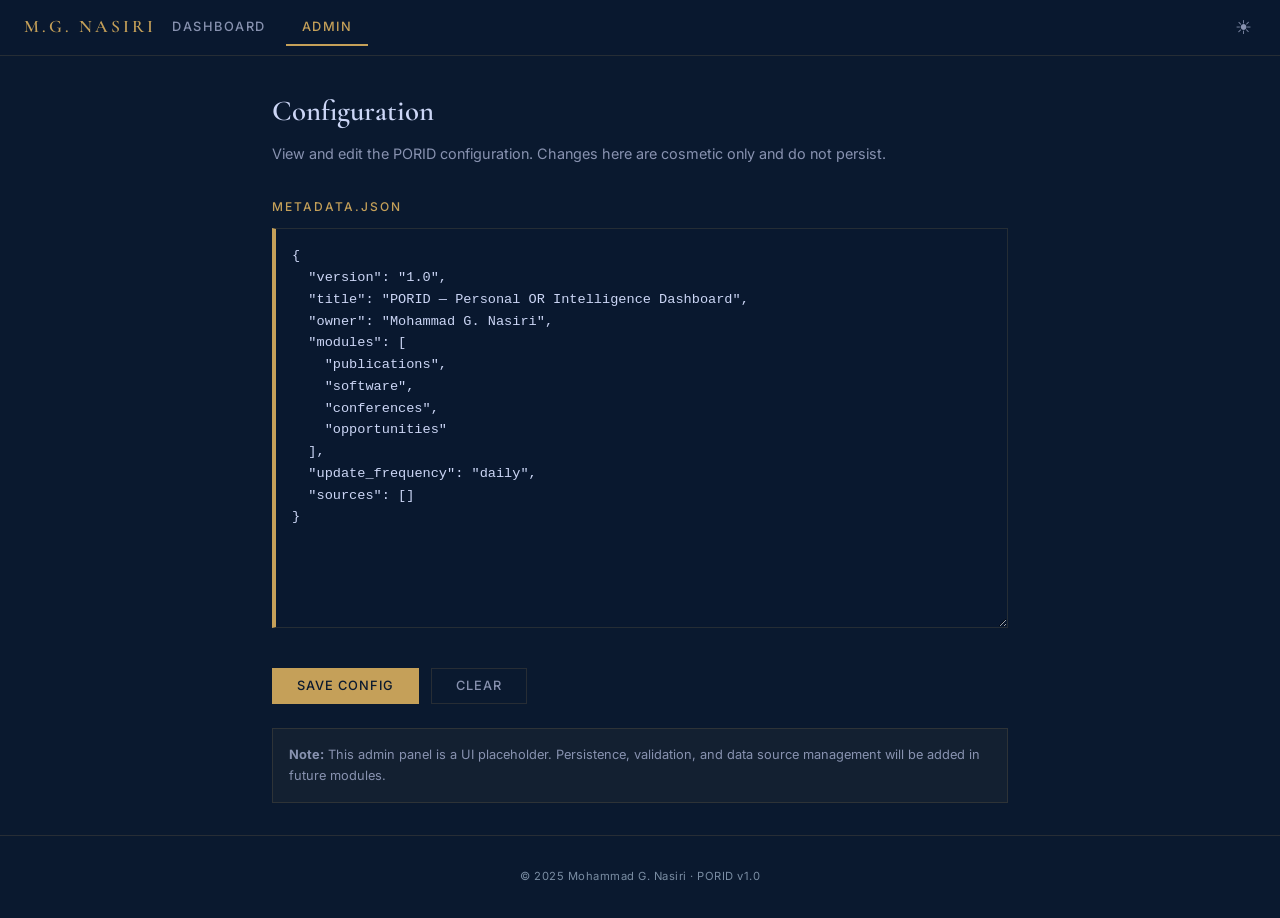
<file: src/admin.html>
<!DOCTYPE html>
<html lang="en" data-theme="dark">
<head>
  <meta charset="UTF-8">
  <meta name="viewport" content="width=device-width, initial-scale=1.0">
  <title>PORID Admin — Configuration</title>

  <!-- Google Fonts -->
  <link rel="preconnect" href="https://fonts.googleapis.com">
  <link rel="preconnect" href="https://fonts.gstatic.com" crossorigin>
  <link href="https://fonts.googleapis.com/css2?family=Cormorant+Garamond:wght@400;600&family=Inter:wght@400;500;600&display=swap" rel="stylesheet">

  <!-- Styles -->
  <link rel="stylesheet" href="css/style.css">
  <style>
    .admin-layout {
      max-width: 800px;
      margin: 0 auto;
      padding: 2rem;
    }

    .admin-header {
      margin-bottom: 2rem;
    }

    .admin-header h1 {
      font-family: var(--font-title);
      font-size: 1.8rem;
      font-weight: 600;
      color: var(--color-text);
      margin-bottom: 0.5rem;
    }

    .admin-header p {
      font-size: 0.9rem;
      color: var(--color-muted);
    }

    .admin-section {
      margin-bottom: 2rem;
    }

    .admin-section label {
      display: block;
      font-size: 0.75rem;
      font-weight: 500;
      letter-spacing: 2px;
      text-transform: uppercase;
      color: var(--color-accent);
      margin-bottom: 0.75rem;
    }

    .admin-textarea {
      width: 100%;
      min-height: 400px;
      padding: 1rem;
      font-family: 'SF Mono', 'Fira Code', 'Cascadia Code', monospace;
      font-size: 0.85rem;
      line-height: 1.6;
      color: var(--color-text);
      background: var(--color-surface);
      backdrop-filter: blur(12px);
      -webkit-backdrop-filter: blur(12px);
      border: 1px solid var(--color-border);
      border-left: 4px solid var(--color-accent);
      border-radius: var(--radius);
      resize: vertical;
      outline: none;
      transition: border-color var(--transition), box-shadow var(--transition);
    }

    .admin-textarea:focus {
      border-color: var(--color-accent);
      box-shadow: 0 0 12px rgba(197, 160, 89, 0.15);
    }

    .admin-actions {
      display: flex;
      gap: 0.75rem;
    }

    .admin-btn {
      padding: 0.6rem 1.5rem;
      font-family: var(--font-body);
      font-size: 0.8rem;
      font-weight: 500;
      letter-spacing: 1px;
      text-transform: uppercase;
      border-radius: var(--radius);
      cursor: pointer;
      transition: all var(--transition);
    }

    .admin-btn--primary {
      background: var(--color-accent);
      color: var(--color-bg);
      border: 1px solid var(--color-accent);
    }

    .admin-btn--primary:hover {
      box-shadow: 0 0 16px var(--color-accent-glow);
    }

    .admin-btn--secondary {
      background: transparent;
      color: var(--color-muted);
      border: 1px solid var(--color-border);
    }

    .admin-btn--secondary:hover {
      color: var(--color-accent);
      border-color: var(--color-accent);
    }

    .admin-note {
      margin-top: 1.5rem;
      padding: 1rem;
      font-size: 0.8rem;
      color: var(--color-muted);
      background: rgba(197, 160, 89, 0.05);
      border: 1px solid var(--color-border);
      border-radius: var(--radius);
      line-height: 1.6;
    }
  </style>
</head>
<body>

  <!-- ====== Navigation ====== -->
  <nav class="nav" role="navigation">
    <a href="https://mghnasiri.github.io/" class="nav__brand">M.G. Nasiri</a>
    <ul class="nav__tabs">
      <li class="nav__tab"><a href="index.html" style="color:inherit;text-decoration:none">Dashboard</a></li>
      <li class="nav__tab active">Admin</li>
    </ul>
    <div class="nav__spacer"></div>
    <div class="nav__actions">
      <button class="theme-toggle" id="themeToggle" aria-label="Toggle dark/light mode">&#9789;</button>
    </div>
  </nav>

  <!-- ====== Admin Content ====== -->
  <div class="admin-layout">
    <div class="admin-header">
      <h1>Configuration</h1>
      <p>View and edit the PORID configuration. Changes here are cosmetic only and do not persist.</p>
    </div>

    <div class="admin-section">
      <label for="configEditor">metadata.json</label>
      <textarea class="admin-textarea" id="configEditor" spellcheck="false">{
  "version": "1.0",
  "title": "PORID — Personal OR Intelligence Dashboard",
  "owner": "Mohammad G. Nasiri",
  "modules": [
    "publications",
    "software",
    "conferences",
    "opportunities"
  ],
  "update_frequency": "daily",
  "sources": []
}</textarea>
    </div>

    <div class="admin-actions">
      <button class="admin-btn admin-btn--primary" onclick="alert('Save is cosmetic only — no persistence configured yet.')">Save Config</button>
      <button class="admin-btn admin-btn--secondary" onclick="document.getElementById('configEditor').value=''">Clear</button>
    </div>

    <div class="admin-note">
      <strong>Note:</strong> This admin panel is a UI placeholder. Persistence, validation, and
      data source management will be added in future modules.
    </div>
  </div>

  <!-- ====== Footer ====== -->
  <footer class="footer">
    &copy; 2025 Mohammad G. Nasiri &middot; PORID v1.0
  </footer>

  <!-- ====== Theme Toggle Script ====== -->
  <script>
    const themeToggle = document.getElementById('themeToggle');
    const root = document.documentElement;

    themeToggle.addEventListener('click', () => {
      const next = root.dataset.theme === 'dark' ? 'light' : 'dark';
      root.dataset.theme = next;
      themeToggle.textContent = next === 'dark' ? '\u263D' : '\u2600';
      localStorage.setItem('porid-theme', next);
    });

    const saved = localStorage.getItem('porid-theme');
    if (saved) {
      root.dataset.theme = saved;
      themeToggle.textContent = saved === 'dark' ? '\u263D' : '\u2600';
    }
  </script>

</body>
</html>
</file>
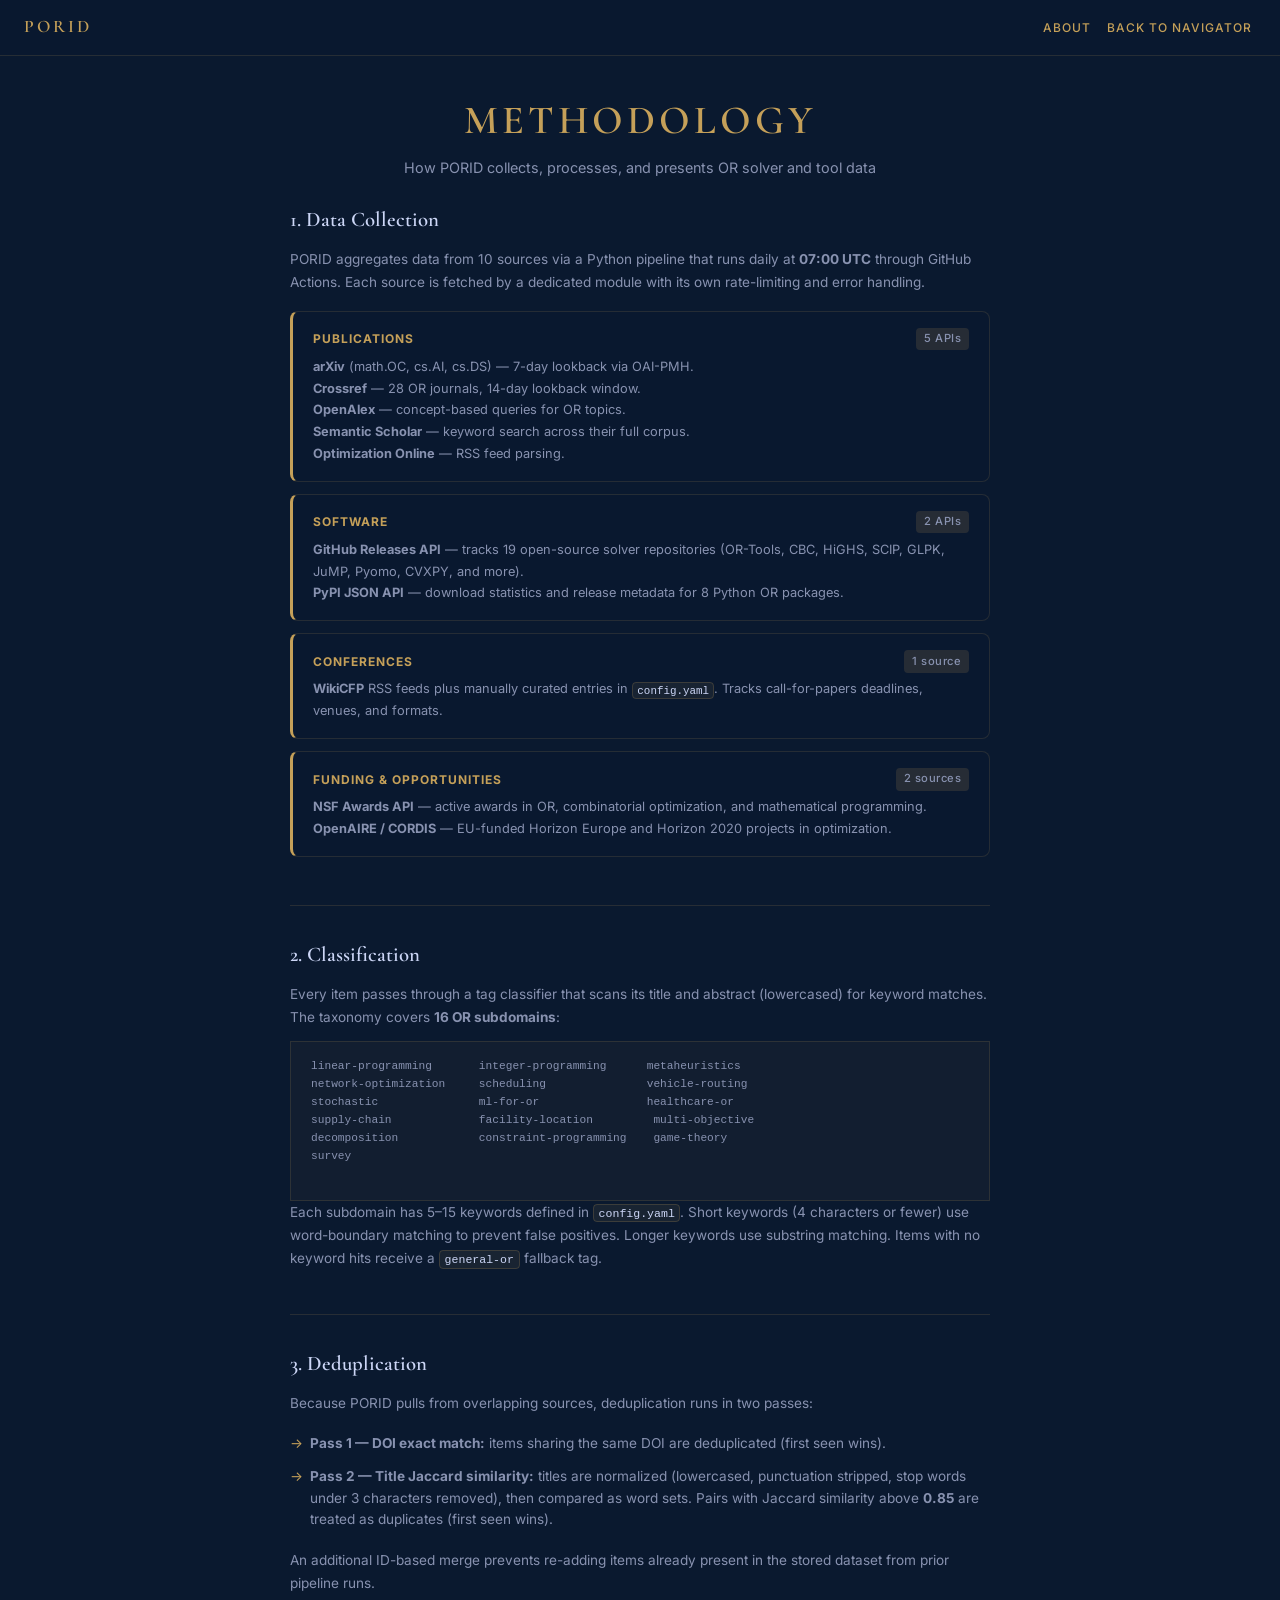
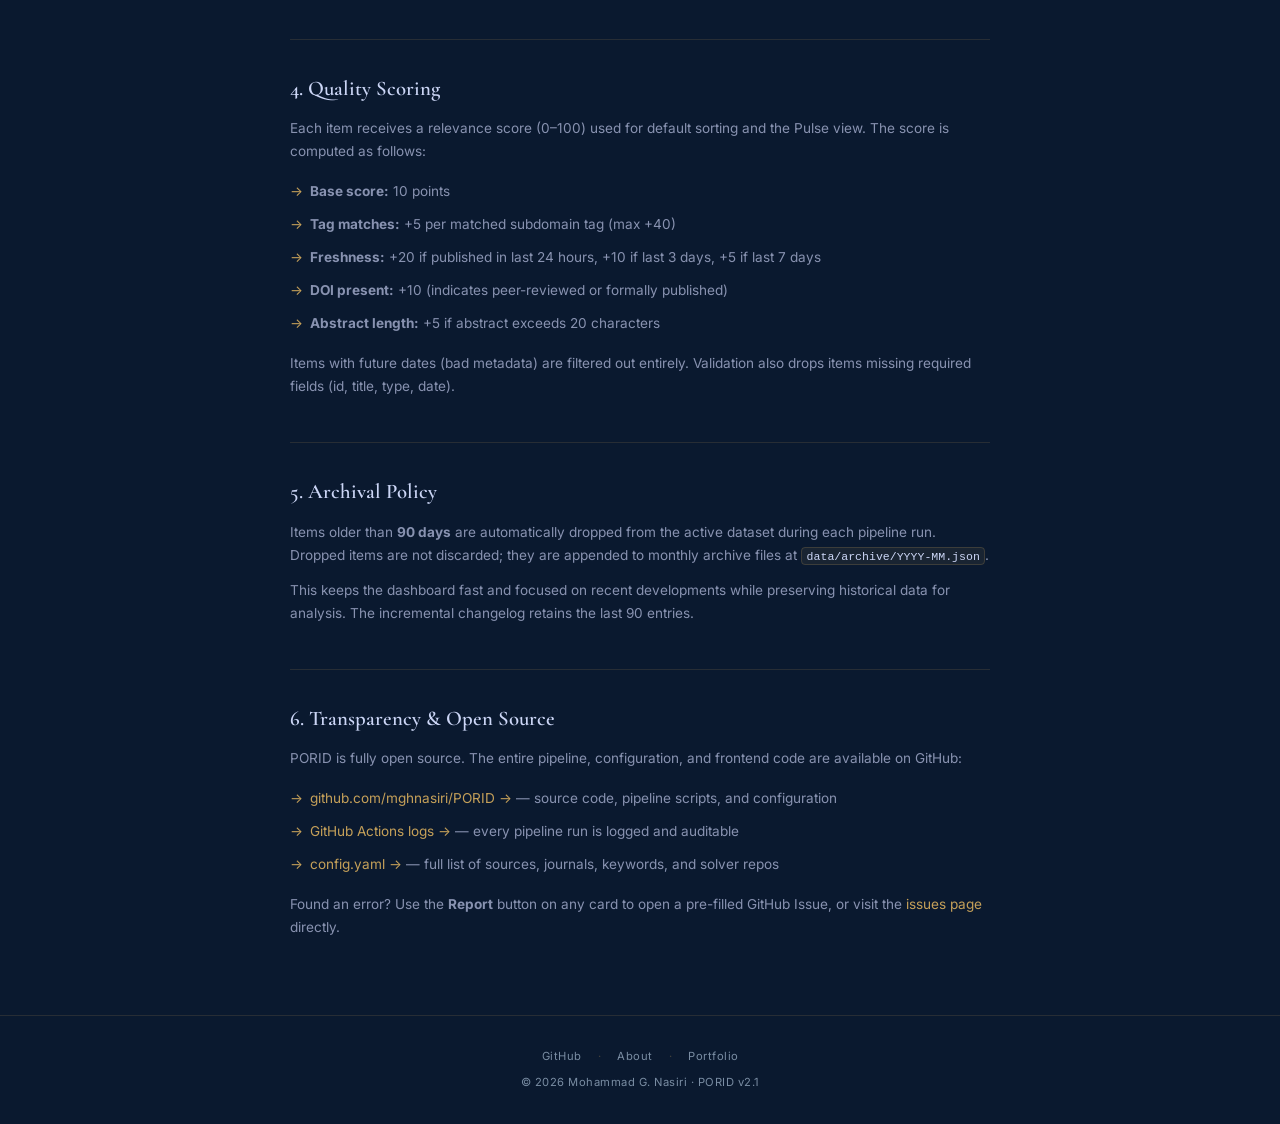
<file: src/methodology.html>
<!DOCTYPE html>
<html lang="en" data-theme="dark">
<head>
  <meta charset="UTF-8">
  <meta name="viewport" content="width=device-width, initial-scale=1.0">
  <title>Methodology — PORID</title>
  <meta name="description" content="How PORID collects, classifies, deduplicates, and scores Operations Research data.">

  <link rel="icon" type="image/svg+xml" href="data:image/svg+xml,%3Csvg xmlns='http://www.w3.org/2000/svg' viewBox='0 0 100 100'%3E%3Ccircle cx='50' cy='50' r='45' fill='%230A192F' stroke='%23C5A059' stroke-width='4'/%3E%3Ccircle cx='50' cy='50' r='8' fill='%23C5A059'/%3E%3Ccircle cx='50' cy='50' r='20' fill='none' stroke='%23C5A059' stroke-width='2' opacity='0.6'/%3E%3Ccircle cx='50' cy='50' r='32' fill='none' stroke='%23C5A059' stroke-width='1.5' opacity='0.3'/%3E%3C/svg%3E">

  <link rel="preconnect" href="https://fonts.googleapis.com">
  <link rel="preconnect" href="https://fonts.gstatic.com" crossorigin>
  <link href="https://fonts.googleapis.com/css2?family=Cormorant+Garamond:wght@400;600&family=Inter:wght@400;500;600&display=swap" rel="stylesheet">
  <link rel="stylesheet" href="css/style.css">
</head>
<body>

  <nav class="nav" role="navigation" aria-label="Main navigation">
    <a href="index.html#solvers" class="nav__brand">PORID</a>
    <div class="nav__spacer"></div>
    <div class="nav__actions">
      <a href="about.html" class="card__action" style="color: var(--color-accent);">About</a>
      <a href="index.html#solvers" class="card__action" style="color: var(--color-accent);">Back to Navigator</a>
    </div>
  </nav>

  <main class="main">
    <div class="about">
      <div class="about__hero">
        <h1 class="about__title">Methodology</h1>
        <p class="about__subtitle">How PORID collects, processes, and presents OR solver and tool data</p>
      </div>

      <!-- 1. Data Collection -->
      <div class="about__section">
        <h2>1. Data Collection</h2>
        <p>
          PORID aggregates data from 10 sources via a Python pipeline that runs daily at
          <strong>07:00 UTC</strong> through GitHub Actions. Each source is fetched by a
          dedicated module with its own rate-limiting and error handling.
        </p>
        <div class="about__sources">
          <div class="about__source-card">
            <div class="about__source-header">
              <strong>Publications</strong>
              <span class="about__source-count">5 APIs</span>
            </div>
            <p>
              <strong>arXiv</strong> (math.OC, cs.AI, cs.DS) &mdash; 7-day lookback via OAI-PMH.<br>
              <strong>Crossref</strong> &mdash; 28 OR journals, 14-day lookback window.<br>
              <strong>OpenAlex</strong> &mdash; concept-based queries for OR topics.<br>
              <strong>Semantic Scholar</strong> &mdash; keyword search across their full corpus.<br>
              <strong>Optimization Online</strong> &mdash; RSS feed parsing.
            </p>
          </div>
          <div class="about__source-card">
            <div class="about__source-header">
              <strong>Software</strong>
              <span class="about__source-count">2 APIs</span>
            </div>
            <p>
              <strong>GitHub Releases API</strong> &mdash; tracks 19 open-source solver repositories
              (OR-Tools, CBC, HiGHS, SCIP, GLPK, JuMP, Pyomo, CVXPY, and more).<br>
              <strong>PyPI JSON API</strong> &mdash; download statistics and release metadata for
              8 Python OR packages.
            </p>
          </div>
          <div class="about__source-card">
            <div class="about__source-header">
              <strong>Conferences</strong>
              <span class="about__source-count">1 source</span>
            </div>
            <p>
              <strong>WikiCFP</strong> RSS feeds plus manually curated entries in
              <code>config.yaml</code>. Tracks call-for-papers deadlines, venues, and formats.
            </p>
          </div>
          <div class="about__source-card">
            <div class="about__source-header">
              <strong>Funding &amp; Opportunities</strong>
              <span class="about__source-count">2 sources</span>
            </div>
            <p>
              <strong>NSF Awards API</strong> &mdash; active awards in OR, combinatorial optimization,
              and mathematical programming.<br>
              <strong>OpenAIRE / CORDIS</strong> &mdash; EU-funded Horizon Europe and Horizon 2020
              projects in optimization.
            </p>
          </div>
        </div>
      </div>

      <!-- 2. Classification -->
      <div class="about__section">
        <h2>2. Classification</h2>
        <p>
          Every item passes through a tag classifier that scans its title and abstract (lowercased)
          for keyword matches. The taxonomy covers <strong>16 OR subdomains</strong>:
        </p>
        <div class="about__architecture">
          <pre class="about__code">
linear-programming       integer-programming      metaheuristics
network-optimization     scheduling               vehicle-routing
stochastic               ml-for-or                healthcare-or
supply-chain             facility-location         multi-objective
decomposition            constraint-programming    game-theory
survey
          </pre>
        </div>
        <p>
          Each subdomain has 5&ndash;15 keywords defined in <code>config.yaml</code>. Short keywords
          (4 characters or fewer) use word-boundary matching to prevent false positives. Longer
          keywords use substring matching. Items with no keyword hits receive a
          <code>general-or</code> fallback tag.
        </p>
      </div>

      <!-- 3. Deduplication -->
      <div class="about__section">
        <h2>3. Deduplication</h2>
        <p>
          Because PORID pulls from overlapping sources, deduplication runs in two passes:
        </p>
        <ul class="about__list">
          <li>
            <strong>Pass 1 &mdash; DOI exact match:</strong> items sharing the same DOI are
            deduplicated (first seen wins).
          </li>
          <li>
            <strong>Pass 2 &mdash; Title Jaccard similarity:</strong> titles are normalized
            (lowercased, punctuation stripped, stop words under 3 characters removed), then
            compared as word sets. Pairs with Jaccard similarity above <strong>0.85</strong>
            are treated as duplicates (first seen wins).
          </li>
        </ul>
        <p>
          An additional ID-based merge prevents re-adding items already present in the stored
          dataset from prior pipeline runs.
        </p>
      </div>

      <!-- 4. Quality Scoring -->
      <div class="about__section">
        <h2>4. Quality Scoring</h2>
        <p>
          Each item receives a relevance score (0&ndash;100) used for default sorting and the
          Pulse view. The score is computed as follows:
        </p>
        <ul class="about__list">
          <li><strong>Base score:</strong> 10 points</li>
          <li><strong>Tag matches:</strong> +5 per matched subdomain tag (max +40)</li>
          <li><strong>Freshness:</strong> +20 if published in last 24 hours, +10 if last 3 days, +5 if last 7 days</li>
          <li><strong>DOI present:</strong> +10 (indicates peer-reviewed or formally published)</li>
          <li><strong>Abstract length:</strong> +5 if abstract exceeds 20 characters</li>
        </ul>
        <p>
          Items with future dates (bad metadata) are filtered out entirely. Validation also drops
          items missing required fields (id, title, type, date).
        </p>
      </div>

      <!-- 5. Archival -->
      <div class="about__section">
        <h2>5. Archival Policy</h2>
        <p>
          Items older than <strong>90 days</strong> are automatically dropped from the active
          dataset during each pipeline run. Dropped items are not discarded; they are appended
          to monthly archive files at <code>data/archive/YYYY-MM.json</code>.
        </p>
        <p>
          This keeps the dashboard fast and focused on recent developments while preserving
          historical data for analysis. The incremental changelog retains the last 90 entries.
        </p>
      </div>

      <!-- 6. Transparency -->
      <div class="about__section">
        <h2>6. Transparency &amp; Open Source</h2>
        <p>
          PORID is fully open source. The entire pipeline, configuration, and frontend code are
          available on GitHub:
        </p>
        <ul class="about__list">
          <li>
            <a href="https://github.com/mghnasiri/PORID" target="_blank" rel="noopener">
              github.com/mghnasiri/PORID &rarr;
            </a>
            &mdash; source code, pipeline scripts, and configuration
          </li>
          <li>
            <a href="https://github.com/mghnasiri/PORID/actions" target="_blank" rel="noopener">
              GitHub Actions logs &rarr;
            </a>
            &mdash; every pipeline run is logged and auditable
          </li>
          <li>
            <a href="https://github.com/mghnasiri/PORID/blob/main/pipeline/config.yaml" target="_blank" rel="noopener">
              config.yaml &rarr;
            </a>
            &mdash; full list of sources, journals, keywords, and solver repos
          </li>
        </ul>
        <p>
          Found an error? Use the <strong>Report</strong> button on any card to open a pre-filled
          GitHub Issue, or visit the
          <a href="https://github.com/mghnasiri/PORID/issues" target="_blank" rel="noopener">issues page</a>
          directly.
        </p>
      </div>

    </div>
  </main>

  <footer class="footer">
    <div class="footer__links">
      <a href="https://github.com/mghnasiri/PORID" target="_blank" rel="noopener">GitHub</a>
      <span class="footer__sep">&middot;</span>
      <a href="about.html">About</a>
      <span class="footer__sep">&middot;</span>
      <a href="https://mghnasiri.github.io/" target="_blank" rel="noopener">Portfolio</a>
    </div>
    &copy; 2026 Mohammad G. Nasiri &middot; PORID v2.1
  </footer>

</body>
</html>
</file>
<file: src/css/style.css>
/* ================================================================
   PORID — OR Solver & Tool Navigator
   Design System · March 2026
   Matches mghnasiri.github.io visual identity
   ================================================================ */

/* ── Design Tokens ─────────────────────────────────────────────── */

:root {
  /* Backgrounds */
  --color-bg: #0A192F;
  --color-bg-elevated: #0D2137;
  --color-surface: rgba(10, 25, 47, 0.85);
  --color-surface-hover: rgba(13, 33, 55, 0.95);

  /* Accent */
  --color-accent: #C5A059;
  --color-accent-dim: rgba(197, 160, 89, 0.3);
  --color-accent-glow: rgba(197, 160, 89, 0.15);

  /* Text */
  --color-text: #CCD6F6;
  --color-text-muted: #8892B0;
  --color-text-faint: #7A8DA3;  /* 4.65:1 contrast vs #0A192F — passes WCAG AA */

  /* Typography */
  --font-title: 'Cormorant Garamond', Georgia, serif;
  --font-body: 'Inter', -apple-system, sans-serif;

  /* Spacing (8px base) */
  --space-xs: 4px;
  --space-sm: 8px;
  --space-md: 16px;
  --space-lg: 24px;
  --space-xl: 32px;
  --space-2xl: 48px;
  --space-3xl: 64px;

  /* Borders */
  --border-subtle: 1px solid rgba(197, 160, 89, 0.15);
  --border-card: 1px solid rgba(197, 160, 89, 0.25);
  --border-active: 1px solid rgba(197, 160, 89, 0.6);

  /* Radius */
  --radius-sm: 4px;
  --radius-md: 8px;
  --radius-lg: 12px;

  /* Shadows */
  --shadow-card: 0 4px 20px rgba(0, 0, 0, 0.3);
  --shadow-hover: 0 8px 32px rgba(197, 160, 89, 0.12);
  --shadow-modal: 0 24px 80px rgba(0, 0, 0, 0.6);

  /* Transitions */
  --transition-fast: 150ms ease;
  --transition-normal: 250ms ease;
  --transition-slow: 400ms cubic-bezier(0.4, 0, 0.2, 1);

  /* R4-24: Typographic scale */
  --fs-xs: 0.7rem;
  --fs-sm: 0.75rem;
  --fs-base: 0.875rem;
  --fs-lg: 1rem;
  --fs-xl: 1.1rem;
  --fs-2xl: 1.5rem;
  --fs-3xl: 2rem;

  /* R4-22: Additional shadow token */
  --shadow-elevated: 0 12px 40px rgba(0, 0, 0, 0.4);

  /* Semantic / Status colors */
  --color-success: #50c878;
  --color-success-dim: rgba(80, 200, 120, 0.12);
  --color-success-border: rgba(80, 200, 120, 0.25);
  --color-warning: #ffaa32;
  --color-warning-dim: rgba(255, 170, 50, 0.08);
  --color-warning-border: rgba(255, 170, 50, 0.2);
  --color-danger: #ff6464;
  --color-danger-dim: rgba(255, 100, 100, 0.12);
  --color-danger-strong: #ff5050;
  --color-info: #6496ff;
  --color-info-dim: rgba(100, 150, 255, 0.12);
  --color-info-border: rgba(100, 150, 255, 0.2);

  /* Overlay */
  --color-overlay: rgba(0, 0, 0, 0.7);

  /* Z-index scale */
  --z-base: 1;
  --z-dropdown: 50;
  --z-sticky: 100;
  --z-modal: 1000;
  --z-toast: 1100;

  /* Font weights */
  --fw-normal: 400;
  --fw-medium: 500;
  --fw-semibold: 600;
  --fw-bold: 700;

  /* R4-23: Code block tokens */
  --color-code-bg: rgba(197, 160, 89, 0.08);
  --color-code-border: rgba(197, 160, 89, 0.2);
  --color-code-text: #CCD6F6;

  /* Borders & Muted */
  --color-border: rgba(197, 160, 89, 0.15);
  --color-muted: #8892B0;

  /* Layout */
  --nav-height: 56px;
  --filter-height: 48px;
}

/* ── Light Mode ────────────────────────────────────────────────── */

[data-theme="light"] {
  --color-bg: #F5F3EF;
  --color-bg-elevated: #FFFFFF;
  --color-surface: rgba(255, 255, 255, 0.9);
  --color-surface-hover: rgba(255, 255, 255, 1);
  --color-accent: #8B6914;
  --color-accent-dim: rgba(139, 105, 20, 0.15);
  --color-accent-glow: rgba(139, 105, 20, 0.08);
  --color-text: #1A202C;
  --color-text-muted: #4A5568;
  --color-text-faint: #A0AEC0;
  --border-subtle: 1px solid rgba(139, 105, 20, 0.1);
  --border-card: 1px solid rgba(139, 105, 20, 0.15);
  --border-active: 1px solid rgba(139, 105, 20, 0.4);
  --shadow-card: 0 2px 12px rgba(0, 0, 0, 0.08);
  --shadow-hover: 0 6px 24px rgba(139, 105, 20, 0.1);
  --shadow-elevated: 0 12px 40px rgba(0, 0, 0, 0.12);
  --color-success: #27AE60;
  --color-success-dim: rgba(39, 174, 96, 0.1);
  --color-success-border: rgba(39, 174, 96, 0.25);
  --color-warning: #E67E22;
  --color-warning-dim: rgba(230, 126, 34, 0.08);
  --color-warning-border: rgba(230, 126, 34, 0.2);
  --color-danger: #C0392B;
  --color-danger-dim: rgba(192, 57, 43, 0.1);
  --color-danger-strong: #E74C3C;
  --color-info: #2980B9;
  --color-info-dim: rgba(41, 128, 185, 0.1);
  --color-info-border: rgba(41, 128, 185, 0.2);
  --color-border: rgba(0, 0, 0, 0.1);
  --color-muted: #666;
  --color-code-bg: rgba(139, 105, 20, 0.06);
  --color-code-border: rgba(139, 105, 20, 0.15);
  --color-code-text: #1A202C;
  --color-border: rgba(0, 0, 0, 0.1);
  --color-muted: #666;
}

/* ── Reset & Base ──────────────────────────────────────────────── */

*, *::before, *::after { box-sizing: border-box; margin: 0; padding: 0; }

html {
  font-size: var(--font-scale, 16px);
  scroll-behavior: smooth;
  -webkit-font-smoothing: antialiased;
  -moz-osx-font-smoothing: grayscale;
}

body {
  font-family: var(--font-body);
  background: var(--color-bg);
  color: var(--color-text);
  line-height: 1.6;
  padding-top: var(--nav-height);
  min-height: 100vh;
}

a { color: var(--color-accent); text-decoration: none; }
a:hover { opacity: 0.85; }

/* ── MA-02: Enhanced Focus-Visible States ─────────────────────── */

:focus-visible {
  outline: 3px solid var(--color-accent);
  outline-offset: 3px;
  border-radius: var(--radius-sm);
}

button:focus-visible,
a:focus-visible,
input:focus-visible,
select:focus-visible,
textarea:focus-visible,
.nav__tab:focus-visible,
.card:focus-visible,
[role="tab"]:focus-visible {
  outline: 3px solid var(--color-accent);
  outline-offset: 3px;
  border-radius: var(--radius-sm);
}

/* ── Screen-reader only utility ───────────────────────────────── */

.sr-only {
  position: absolute;
  width: 1px;
  height: 1px;
  padding: 0;
  margin: -1px;
  overflow: hidden;
  clip: rect(0, 0, 0, 0);
  white-space: nowrap;
  border: 0;
}

/* ── MA-07: Skip-to-content link ──────────────────────────────── */

.skip-link {
  position: absolute;
  top: -100%;
  left: var(--space-md);
  z-index: 200;
  padding: var(--space-sm) var(--space-md);
  background: var(--color-accent);
  color: var(--color-bg);
  font-family: var(--font-body);
  font-size: var(--fs-base);
  font-weight: 600;
  text-decoration: none;
  border-radius: var(--radius-md);
  transition: top var(--transition-fast);
}

.skip-link:focus {
  top: var(--space-sm);
  outline: 3px solid var(--color-accent);
  outline-offset: 3px;
}

/* ── MA-05: Reduced-motion toggle (manual) ────────────────────── */

.motion-toggle {
  background: none;
  border: none;
  font-size: 1.1rem;
  cursor: pointer;
  color: var(--color-text-muted);
  padding: var(--space-xs);
  transition: color var(--transition-fast);
  line-height: 1;
}

.motion-toggle:hover {
  color: var(--color-accent);
}

::-webkit-scrollbar { width: 6px; height: 6px; }
::-webkit-scrollbar-track { background: transparent; }
::-webkit-scrollbar-thumb { background: var(--color-accent-dim); border-radius: 3px; }
* { scrollbar-width: thin; scrollbar-color: var(--color-accent-dim) transparent; }

::selection { background: var(--color-accent-dim); color: var(--color-text); }

/* ── Navigation ────────────────────────────────────────────────── */

.nav {
  position: fixed;
  top: 0; left: 0; right: 0;
  z-index: 100;
  height: var(--nav-height);
  display: flex;
  align-items: center;
  padding: 0 var(--space-lg);
  background: rgba(10, 25, 47, 0.85);
  backdrop-filter: blur(20px);
  -webkit-backdrop-filter: blur(20px);
  border-bottom: var(--border-subtle);
  transition: background var(--transition-normal), box-shadow var(--transition-normal);
}

.nav--scrolled {
  background: rgba(10, 25, 47, 0.97);
  box-shadow: 0 4px 24px rgba(0, 0, 0, 0.3);
}

[data-theme="light"] .nav { background: rgba(245, 243, 239, 0.9); }
[data-theme="light"] .nav--scrolled {
  background: rgba(245, 243, 239, 0.98);
  box-shadow: 0 2px 12px rgba(0, 0, 0, 0.06);
}

/* ── High Contrast Mode (MA-06) ──────────────────────────────── */

[data-theme="high-contrast"] {
  --color-bg: #000000;
  --color-bg-elevated: #0A0A0A;
  --color-surface: rgba(0, 0, 0, 0.95);
  --color-surface-hover: rgba(20, 20, 20, 1);
  --color-accent: #FFD700;
  --color-accent-dim: rgba(255, 215, 0, 0.35);
  --color-accent-glow: rgba(255, 215, 0, 0.2);
  --color-text: #FFFFFF;
  --color-text-muted: #E0E0E0;
  --color-text-faint: #AAAAAA;
  --border-subtle: 1px solid rgba(255, 255, 255, 0.25);
  --border-card: 1px solid rgba(255, 255, 255, 0.4);
  --border-active: 1px solid rgba(255, 215, 0, 0.8);
  --shadow-card: 0 4px 20px rgba(255, 215, 0, 0.1);
  --shadow-hover: 0 8px 32px rgba(255, 215, 0, 0.15);
  --shadow-elevated: 0 12px 40px rgba(255, 215, 0, 0.12);
  --color-success: #2ECC71;
  --color-warning: #F39C12;
  --color-danger: #E74C3C;
  --color-info: #3498DB;
  --color-code-bg: rgba(255, 215, 0, 0.1);
  --color-code-border: rgba(255, 255, 255, 0.3);
  --color-code-text: #FFFFFF;
}

[data-theme="high-contrast"] body { font-weight: 500; }
[data-theme="high-contrast"] .card__title,
[data-theme="high-contrast"] .brief__title,
[data-theme="high-contrast"] h1, [data-theme="high-contrast"] h2,
[data-theme="high-contrast"] h3 { font-weight: 700; }
[data-theme="high-contrast"] .nav { background: rgba(0, 0, 0, 0.95); border-bottom: 1px solid rgba(255, 255, 255, 0.3); }
[data-theme="high-contrast"] .nav--scrolled { background: rgba(0, 0, 0, 0.98); box-shadow: 0 4px 24px rgba(255, 215, 0, 0.1); }
[data-theme="high-contrast"] .tag { border-color: rgba(255, 255, 255, 0.4); color: var(--color-text); }
[data-theme="high-contrast"] a { color: #FFD700; }
[data-theme="high-contrast"] :focus-visible { outline: 3px solid #FFD700; outline-offset: 3px; }

.nav__brand {
  font-family: var(--font-title);
  font-size: var(--fs-xl);
  font-weight: 600;
  letter-spacing: 3px;
  color: var(--color-accent);
  text-transform: uppercase;
  white-space: nowrap;
  text-decoration: none;
  flex-shrink: 0;
}

.nav__tabs {
  display: flex;
  list-style: none;
  gap: var(--space-xs);
  margin: 0 auto;
  padding: 0;
}

.nav__tab {
  position: relative;
  font-family: var(--font-body);
  font-size: 0.8rem;
  font-weight: 500;
  text-transform: uppercase;
  letter-spacing: 1.5px;
  color: var(--color-text-muted);
  padding: var(--space-sm) var(--space-md);
  cursor: pointer;
  background: none;
  border: none;
  transition: color var(--transition-normal);
  white-space: nowrap;
}

.nav__tab::after {
  content: '';
  position: absolute;
  bottom: 0; left: 50%;
  width: 0; height: 2px;
  background: var(--color-accent);
  transition: width var(--transition-normal), left var(--transition-normal);
}

.nav__tab:hover { color: var(--color-text); }
.nav__tab:hover::after { width: 60%; left: 20%; }
.nav__tab.active { color: var(--color-accent); }
.nav__tab.active::after { width: 100%; left: 0; }

.nav__spacer { flex: 1; }

.nav__actions {
  display: flex;
  align-items: center;
  gap: var(--space-sm);
  flex-shrink: 0;
}

/* Hamburger */
.nav__hamburger {
  display: none;
  flex-direction: column;
  justify-content: center;
  gap: 5px;
  width: 28px; height: 28px;
  background: none; border: none;
  cursor: pointer; padding: 2px;
  margin-right: var(--space-md);
}

.nav__hamburger-line {
  display: block;
  width: 100%; height: 2px;
  background: var(--color-text-muted);
  border-radius: 1px;
  transition: transform var(--transition-normal), opacity var(--transition-fast);
}

/* Search trigger & Theme toggle */
.search-trigger {
  display: flex;
  align-items: center;
  gap: var(--space-sm);
  padding: var(--space-xs) var(--space-md);
  background: none;
  border: var(--border-subtle);
  border-radius: var(--radius-md);
  color: var(--color-text-muted);
  font-family: var(--font-body);
  font-size: 0.8rem;
  cursor: pointer;
  transition: border-color var(--transition-fast), color var(--transition-fast);
}

.search-trigger:hover { border-color: rgba(197, 160, 89, 0.4); color: var(--color-text); }

.search-trigger kbd {
  font-size: 0.7rem; padding: 1px 6px;
  background: rgba(197, 160, 89, 0.1);
  border-radius: 3px; color: var(--color-text-faint);
  font-family: var(--font-body);
}

.theme-toggle {
  background: none; border: none;
  font-size: 1.2rem; cursor: pointer;
  color: var(--color-text-muted);
  padding: var(--space-xs);
  transition: color var(--transition-fast), transform var(--transition-fast);
  line-height: 1;
}

.theme-toggle:hover { color: var(--color-accent); transform: rotate(15deg); }

/* ── Stats Banner ──────────────────────────────────────────────── */

.stats-banner {
  display: flex;
  align-items: center;
  justify-content: center;
  gap: var(--space-md);
  height: 36px;
  background: transparent;
  border-bottom: var(--border-subtle);
  font-family: var(--font-body);
  font-size: 0.7rem;
  font-weight: 500;
  text-transform: uppercase;
  letter-spacing: 2px;
  color: var(--color-text-faint);
}

.stats-banner__value { color: var(--color-text-muted); font-weight: 600; }

.stats-banner__sep {
  width: 3px; height: 3px;
  border-radius: 50%;
  background: var(--color-accent);
  opacity: 0.3;
}

/* ── Filter Bar ────────────────────────────────────────────────── */

/* ── View Preset Bar (FE-07) ────────────────────────────────── */

.preset-bar {
  display: flex;
  align-items: center;
  gap: var(--space-xs);
  padding: var(--space-xs) var(--space-lg);
  background: var(--color-bg);
  border-bottom: var(--border-subtle);
  overflow-x: auto;
  -webkit-overflow-scrolling: touch;
}

.preset-pill {
  display: inline-flex;
  align-items: center;
  gap: 4px;
  height: 24px;
  padding: 0 10px;
  border: 1px solid var(--color-accent);
  border-radius: 12px;
  background: rgba(99, 102, 241, 0.08);
  color: var(--color-accent);
  font-family: var(--font-body);
  font-size: 0.7rem;
  font-weight: 500;
  cursor: pointer;
  white-space: nowrap;
  transition: background var(--transition-fast), color var(--transition-fast);
}

.preset-pill:hover {
  background: rgba(99, 102, 241, 0.18);
}

.preset-pill__delete {
  display: inline-flex;
  align-items: center;
  justify-content: center;
  width: 14px;
  height: 14px;
  padding: 0;
  border: none;
  border-radius: 50%;
  background: transparent;
  color: var(--color-text-muted);
  font-size: 0.7rem;
  line-height: 1;
  cursor: pointer;
  transition: color var(--transition-fast), background var(--transition-fast);
}

.preset-pill__delete:hover {
  color: var(--color-danger);
  background: rgba(239, 68, 68, 0.15);
}

.filter-save-view {
  color: var(--color-accent) !important;
  border-color: rgba(99, 102, 241, 0.3) !important;
  white-space: nowrap;
}

.filter-save-view:hover {
  background: rgba(99, 102, 241, 0.1) !important;
}

.save-view-inline {
  display: flex;
  align-items: center;
  gap: 4px;
}

.save-view-inline__input {
  width: 120px;
  height: 26px;
  padding: 0 8px;
  border: 1px solid var(--color-accent);
  border-radius: 6px;
  background: var(--color-surface);
  color: var(--color-text);
  font-family: var(--font-body);
  font-size: 0.75rem;
}

.save-view-inline__input:focus {
  outline: none;
  box-shadow: 0 0 0 2px rgba(99, 102, 241, 0.25);
}

.save-view-inline__btn {
  height: 26px;
  padding: 0 10px;
  border: none;
  border-radius: 6px;
  background: var(--color-accent);
  color: #fff;
  font-size: 0.7rem;
  font-weight: 600;
  cursor: pointer;
  white-space: nowrap;
}

.save-view-inline__btn:hover {
  opacity: 0.9;
}

.save-view-inline__cancel {
  height: 26px;
  width: 26px;
  padding: 0;
  border: none;
  border-radius: 6px;
  background: transparent;
  color: var(--color-text-muted);
  font-size: 1rem;
  cursor: pointer;
}

.save-view-inline__cancel:hover {
  color: var(--color-text);
}

/* ── Filter Bar ────────────────────────────────────────────────── */

.filter-bar {
  position: sticky;
  top: var(--nav-height);
  z-index: 50;
  display: flex;
  align-items: center;
  gap: var(--space-sm);
  padding: var(--space-sm) var(--space-lg);
  background: var(--color-bg);
  backdrop-filter: blur(12px);
  -webkit-backdrop-filter: blur(12px);
  border-bottom: var(--border-subtle);
  overflow-x: auto;
  -webkit-overflow-scrolling: touch;
}

.filter-bar::-webkit-scrollbar { height: 0; }

.filter-tag {
  display: inline-flex;
  align-items: center;
  height: 28px; padding: 0 12px;
  border: var(--border-card);
  border-radius: 14px;
  background: transparent;
  color: var(--color-text-muted);
  font-family: var(--font-body);
  font-size: 0.7rem; font-weight: 500;
  text-transform: uppercase;
  letter-spacing: 1px;
  cursor: pointer; white-space: nowrap;
  transition: all var(--transition-fast);
  flex-shrink: 0;
}

.filter-tag:hover { color: var(--color-text); border-color: rgba(197, 160, 89, 0.4); }

.filter-tag.active {
  background: var(--color-accent-dim);
  color: var(--color-accent);
  border-color: var(--color-accent);
}

.filter-bar__spacer { flex: 1; min-width: var(--space-md); }

.filter-select {
  height: 28px; padding: 0 var(--space-sm);
  background: transparent;
  border: var(--border-card);
  border-radius: 14px;
  color: var(--color-text-muted);
  font-family: var(--font-body);
  font-size: 0.7rem; font-weight: 500;
  text-transform: uppercase; letter-spacing: 1px;
  cursor: pointer;
  appearance: none; -webkit-appearance: none;
  padding-right: 24px;
  background-image: url("data:image/svg+xml,%3Csvg xmlns='http://www.w3.org/2000/svg' width='10' height='6' fill='%238892B0'%3E%3Cpath d='M0 0l5 6 5-6z'/%3E%3C/svg%3E");
  background-repeat: no-repeat;
  background-position: right 8px center;
  flex-shrink: 0;
  transition: border-color var(--transition-fast);
}

.filter-select:hover, .filter-select:focus { border-color: rgba(197, 160, 89, 0.4); }
.filter-select option { background: var(--color-bg-elevated); color: var(--color-text); }

.filter-clear {
  display: none;
  align-items: center;
  height: 28px; padding: 0 12px;
  border: 1px solid rgba(220, 80, 80, 0.3);
  border-radius: 14px;
  background: transparent; color: var(--color-danger);
  font-family: var(--font-body);
  font-size: 0.7rem; font-weight: 500;
  text-transform: uppercase; letter-spacing: 1px;
  cursor: pointer; white-space: nowrap; flex-shrink: 0;
  transition: all var(--transition-fast);
}

.filter-clear:hover { background: rgba(220, 80, 80, 0.1); }

.filter-dedup { display: flex; align-items: center; gap: 0.3rem; font-size: 0.7rem; color: var(--color-muted); cursor: pointer; white-space: nowrap; flex-shrink: 0; }
.filter-dedup input[type="checkbox"] { accent-color: var(--color-accent); cursor: pointer; }

.filter-date {
  height: 28px; padding: 0 8px;
  background: transparent; border: var(--border-card); border-radius: 14px;
  color: var(--color-text-muted); font-family: var(--font-body); font-size: 0.7rem;
  cursor: pointer; flex-shrink: 0;
}
.filter-date::-webkit-calendar-picker-indicator { filter: invert(0.6); cursor: pointer; }
.filter-date-sep { color: var(--color-text-faint); font-size: 0.75rem; flex-shrink: 0; }

.filter-logic {
  font-size: 0.65rem; font-weight: 700; letter-spacing: 1px;
  border: var(--border-card); color: var(--color-text-faint); cursor: pointer;
}
.filter-logic.active { background: var(--color-accent-dim); color: var(--color-accent); border-color: var(--color-accent); }

/* ── View Toggle ───────────────────────────────────────────────── */

.view-toggle { display: inline-flex; gap: 2px; margin-bottom: var(--space-md); }

.view-toggle__btn {
  width: 32px; height: 28px;
  display: flex; align-items: center; justify-content: center;
  background: transparent;
  border: var(--border-card);
  color: var(--color-text-muted);
  font-size: 0.9rem; cursor: pointer;
  transition: all var(--transition-fast);
}

.view-toggle__btn:first-child { border-radius: var(--radius-sm) 0 0 var(--radius-sm); }
.view-toggle__btn:last-child { border-radius: 0 var(--radius-sm) var(--radius-sm) 0; }
.view-toggle__btn:not(:first-child):not(:last-child) { border-radius: 0; }

.view-toggle__btn.active,
.view-toggle__btn:hover {
  background: var(--color-accent-dim);
  color: var(--color-accent);
  border-color: var(--color-accent);
}

/* ── Content Grid ──────────────────────────────────────────────── */

.main { padding: 0; }

.card-grid {
  display: grid;
  grid-template-columns: 1fr;
  gap: var(--space-lg);
  padding: var(--space-lg);
}

@media (min-width: 768px)  { .card-grid { grid-template-columns: repeat(2, 1fr); } }
@media (min-width: 1200px) { .card-grid { grid-template-columns: repeat(auto-fill, minmax(340px, 1fr)); } }

/* ── Card Component ────────────────────────────────────────────── */

.card {
  display: flex; flex-direction: column;
  background: var(--color-surface);
  backdrop-filter: blur(12px);
  -webkit-backdrop-filter: blur(12px);
  border: var(--border-card);
  border-left: 3px solid var(--color-accent);
  border-radius: var(--radius-md);
  padding: var(--space-lg);
  box-shadow: var(--shadow-card);
  transition: transform var(--transition-normal), box-shadow var(--transition-normal), border-color var(--transition-normal);
}

.card:hover {
  transform: translateY(-2px);
  box-shadow: var(--shadow-hover);
  border-color: rgba(197, 160, 89, 0.45);
  border-left-color: var(--color-accent);
}

.card__header {
  display: flex; justify-content: space-between; align-items: flex-start;
  gap: var(--space-md); margin-bottom: var(--space-sm);
}

.card__title {
  font-family: var(--font-body);
  font-size: var(--fs-base); font-weight: 600;
  color: var(--color-text); line-height: 1.4;
  display: -webkit-box; -webkit-line-clamp: 2; -webkit-box-orient: vertical;
  overflow: hidden; margin: 0;
}

.card__date { font-size: var(--fs-sm); color: var(--color-text-faint); white-space: nowrap; flex-shrink: 0; position: relative; }

/* MW-03: Deadline urgency color ramp */
.card__date--green  { color: var(--color-success); }
.card__date--amber  { color: var(--color-warning); }
.card__date--red    { color: var(--color-danger); font-weight: 600; }
.card__date--passed { color: var(--color-text-faint); text-decoration: line-through; opacity: 0.7; }

/* MW-07: Tooltip on relative dates */
[data-tooltip] { cursor: default; }
[data-tooltip]:hover::after {
  content: attr(data-tooltip);
  position: absolute;
  bottom: 125%;
  left: 50%;
  transform: translateX(-50%);
  padding: 4px 8px;
  font-size: 0.7rem;
  white-space: nowrap;
  color: var(--color-text);
  background: var(--color-bg-elevated);
  border: var(--border-subtle);
  border-radius: var(--radius-sm);
  box-shadow: var(--shadow-card);
  z-index: 10;
  pointer-events: none;
}

.card__citations { color: var(--color-accent); font-weight: 500; font-size: 0.7rem; }

.card__new-badge {
  font-size: 0.55rem; font-weight: 700; letter-spacing: 1px;
  color: var(--color-bg); background: var(--color-accent);
  padding: 1px 6px; border-radius: 2px;
  text-transform: uppercase; flex-shrink: 0;
}

.read-dot {
  display: inline-block; width: 8px; height: 8px; border-radius: 50%;
  border: 1px solid var(--color-text-faint); background: transparent;
  transition: all var(--transition-fast);
}
.read-dot--new { background: transparent; }
.read-dot--reading { background: #C5A059; border-color: #C5A059; }
.read-dot--read { background: #4ECDC4; border-color: #4ECDC4; }

.card__read-status { padding: 4px; cursor: pointer; }

.card__subtitle {
  font-size: 0.8rem; color: var(--color-text-muted);
  margin-bottom: var(--space-sm);
  white-space: nowrap; overflow: hidden; text-overflow: ellipsis;
}

.card__body {
  font-size: 0.8rem; color: var(--color-text-muted);
  line-height: 1.5; opacity: 0.8;
  display: -webkit-box; -webkit-line-clamp: 3; -webkit-box-orient: vertical;
  overflow: hidden; margin-bottom: var(--space-md); flex: 1;
}

.card__tags { display: flex; flex-wrap: wrap; gap: 6px; margin-bottom: var(--space-sm); }

.card__actions {
  display: flex; align-items: center; gap: var(--space-sm);
  padding-top: var(--space-sm); border-top: var(--border-subtle); margin-top: auto;
}

.card__star {
  background: none; border: none; font-size: 1rem; cursor: pointer;
  color: var(--color-text-faint); padding: 2px; line-height: 1;
  transition: color var(--transition-fast), transform var(--transition-fast);
}

.card__star:hover { color: var(--color-accent); }
.card__star--active { color: var(--color-accent); }
.card__star:active { transform: scale(1.3); }

.card__action {
  font-size: 0.75rem; font-weight: 500;
  text-transform: uppercase; letter-spacing: 1px;
  color: var(--color-text-muted); background: none; border: none;
  cursor: pointer; padding: 2px 4px;
  transition: color var(--transition-fast);
}

.card__action:hover { color: var(--color-accent); }
.card__detail-btn { margin-left: auto; }

/* ── Inline Card Notes (FE-06) ────────────────────────────────── */

.card__note-btn {
  position: relative;
}

.card__note-btn--has-note {
  color: var(--color-accent);
}

.card__note-badge {
  position: absolute;
  top: -2px;
  right: -4px;
  width: 6px;
  height: 6px;
  border-radius: 50%;
  background: var(--color-accent);
}

.card__note-area {
  padding: var(--space-xs) var(--space-sm) var(--space-sm);
  border-top: 1px solid var(--color-border);
  margin-top: var(--space-xs);
}

.card__note-input {
  width: 100%;
  padding: var(--space-sm);
  background: var(--color-accent-glow, rgba(99,102,241,0.04));
  border: var(--border-subtle, 1px solid var(--color-border));
  border-radius: var(--radius-sm, 6px);
  color: var(--color-text-muted);
  font-family: var(--font-body);
  font-size: 0.75rem;
  resize: vertical;
  min-height: 40px;
  transition: border-color var(--transition-fast);
  box-sizing: border-box;
}

.card__note-input:focus {
  outline: none;
  border-color: var(--color-accent);
}

.card__note-input::placeholder {
  color: var(--color-text-faint);
}

/* ── Tag Pills ─────────────────────────────────────────────────── */

.tag {
  display: inline-flex; align-items: center;
  font-family: var(--font-body);
  font-size: 0.65rem; font-weight: 500;
  text-transform: uppercase; letter-spacing: 1.5px;
  color: var(--color-accent);
  border: 1px solid var(--color-accent-dim);
  border-radius: 3px; padding: 2px 8px;
  white-space: nowrap; line-height: 1.6;
}

.tag--source {
  background: var(--color-accent-glow);
  border-color: var(--color-accent-dim); font-weight: 600;
}

.tag--source-arxiv  { color: #E74C3C; border-color: rgba(231,76,60,0.3);  background: rgba(231,76,60,0.08); }
.tag--source-ejor   { color: #3498DB; border-color: rgba(52,152,219,0.3); background: rgba(52,152,219,0.08); }
.tag--source-or     { color: #9B59B6; border-color: rgba(155,89,182,0.3); background: rgba(155,89,182,0.08); }
.tag--source-informs{ color: #2ECC71; border-color: rgba(46,204,113,0.3); background: rgba(46,204,113,0.08); }
.tag--source-ts     { color: #E67E22; border-color: rgba(230,126,34,0.3); background: rgba(230,126,34,0.08); }

/* Reading time estimate */
.card__reading-time { font-size: 0.7rem; color: var(--color-text-faint); white-space: nowrap; flex-shrink: 0; margin-left: auto; }

/* Conference tier badges */
.tag--tier { font-weight: 700; letter-spacing: 0.5px; }
.tag--tier-as  { color: #FFD700; border-color: rgba(255,215,0,0.4); background: rgba(255,215,0,0.12); }
.tag--tier-a   { color: #2ECC71; border-color: rgba(46,204,113,0.4); background: rgba(46,204,113,0.10); }
.tag--tier-b   { color: #3498DB; border-color: rgba(52,152,219,0.3); background: rgba(52,152,219,0.08); }
.tag--tier-c   { color: #95A5A6; border-color: rgba(149,165,166,0.3); background: rgba(149,165,166,0.08); }

.version-badge {
  font-family: var(--font-title);
  font-size: 1.5rem; font-weight: 600;
  color: var(--color-accent); letter-spacing: -0.02em;
}

.card--software .card__title { font-weight: 600; font-size: 1rem; }

/* CFP badges */
.cfp-badge { font-size: 0.75rem; font-weight: 600; color: var(--color-text-muted); white-space: nowrap; }
.cfp-badge--urgent { color: var(--color-accent); animation: pulse-gold 2s ease-in-out infinite; }
.cfp-badge--passed { color: var(--color-text-faint); text-decoration: line-through; }

/* Type badges */
.type-badge {
  display: inline-flex; align-items: center;
  font-size: 0.65rem; font-weight: 600;
  text-transform: uppercase; letter-spacing: 1.5px;
  padding: 2px 8px; border-radius: 3px;
}

.type-badge--postdoc { color: #4ECDC4; border: 1px solid rgba(78,205,196,0.3); background: rgba(78,205,196,0.08); }
.type-badge--phd     { color: #9B59B6; border: 1px solid rgba(155,89,182,0.3); background: rgba(155,89,182,0.08); }
.type-badge--faculty { color: var(--color-accent); border: 1px solid var(--color-accent-dim); background: var(--color-accent-glow); }
.type-badge--industry{ color: #3498DB; border: 1px solid rgba(52,152,219,0.3); background: rgba(52,152,219,0.08); }

/* Conference metadata */
.conf-meta { margin-bottom: var(--space-md); }
.conf-meta__row { display: flex; align-items: center; gap: var(--space-sm); font-size: 0.8rem; color: var(--color-text-muted); padding: 2px 0; }
.conf-meta__icon { font-size: 0.85rem; width: 20px; text-align: center; flex-shrink: 0; }

.card--urgent { animation: pulse-border 2s ease-in-out infinite; }

/* ── List View ─────────────────────────────────────────────────── */

.list-view { display: flex; flex-direction: column; gap: 2px; }

.list-row {
  display: flex; align-items: center; gap: var(--space-md);
  height: 72px; padding: 0 var(--space-lg);
  background: var(--color-surface);
  border: var(--border-subtle);
  border-left: 3px solid var(--color-accent);
  border-radius: var(--radius-sm);
  transition: all var(--transition-fast);
}

.list-row:hover { background: var(--color-surface-hover); box-shadow: var(--shadow-hover); }

.list-row__main { flex: 1; min-width: 0; display: flex; flex-direction: column; gap: 2px; }
.list-row__title { font-size: 0.875rem; font-weight: 500; color: var(--color-text); white-space: nowrap; overflow: hidden; text-overflow: ellipsis; }
.list-row__authors { font-size: 0.75rem; color: var(--color-text-muted); white-space: nowrap; overflow: hidden; text-overflow: ellipsis; }
.list-row__source { flex-shrink: 0; }
.list-row__date { font-size: 0.7rem; color: var(--color-text-faint); white-space: nowrap; flex-shrink: 0; }

/* ── Search Modal ──────────────────────────────────────────────── */

.search-modal {
  position: fixed; inset: 0; z-index: 200;
  display: flex; align-items: flex-start; justify-content: center;
  padding-top: 15vh;
  background: rgba(0, 0, 0, 0.7);
  backdrop-filter: blur(8px); -webkit-backdrop-filter: blur(8px);
  opacity: 0; visibility: hidden;
  transition: opacity var(--transition-normal), visibility var(--transition-normal);
}

.search-modal.open { opacity: 1; visibility: visible; }

.search-modal__box {
  width: 100%; max-width: 640px;
  background: var(--color-bg-elevated);
  border: var(--border-card); border-radius: var(--radius-lg);
  box-shadow: var(--shadow-modal); overflow: hidden;
  transform: translateY(-12px) scale(0.98);
  transition: transform var(--transition-normal);
}

.search-modal.open .search-modal__box { transform: translateY(0) scale(1); }

.search-modal__input-wrap {
  display: flex; align-items: center; gap: var(--space-md);
  padding: var(--space-md) var(--space-lg);
  border-bottom: var(--border-subtle);
}

.search-modal__icon { font-size: 1.2rem; color: var(--color-text-faint); flex-shrink: 0; }

.search-modal__input {
  flex: 1; height: 48px;
  background: none; border: none;
  font-family: var(--font-body); font-size: 1rem;
  color: var(--color-text); outline: none;
}

.search-modal__input::placeholder { color: var(--color-text-faint); }

.search-modal__results { max-height: 400px; overflow-y: auto; padding: var(--space-sm); }

.search-modal__empty { padding: var(--space-xl); text-align: center; font-size: 0.85rem; color: var(--color-text-faint); }

.search-modal__hint {
  padding: var(--space-sm) var(--space-lg);
  border-top: var(--border-subtle);
  font-size: 0.7rem; color: var(--color-text-faint); text-align: right;
}

.search-modal__hint kbd {
  padding: 1px 5px; background: rgba(197, 160, 89, 0.1);
  border-radius: 3px; font-family: var(--font-body); font-size: 0.65rem;
}

.search-result {
  padding: var(--space-sm) var(--space-md);
  border-radius: var(--radius-sm);
  cursor: pointer; border-left: 2px solid transparent;
  transition: all var(--transition-fast);
}

.search-result:hover,
.search-result--highlighted { background: var(--color-accent-glow); border-left-color: var(--color-accent); }

.search-result__title { font-size: var(--fs-base); font-weight: 500; color: var(--color-text); margin-bottom: 2px; }
.search-result__meta { font-size: var(--fs-sm); color: var(--color-text-muted); }
.search-result__tags { color: var(--color-accent); opacity: 0.7; }

/* ── Detail Modal ──────────────────────────────────────────────── */

.modal-detail-box { max-width: 600px; max-height: 80vh; overflow-y: auto; padding: var(--space-xl); }

.modal-detail__header { display: flex; justify-content: space-between; align-items: flex-start; margin-bottom: var(--space-lg); }

.modal-detail__title {
  font-family: var(--font-title);
  font-size: 1.4rem; font-weight: 600;
  color: var(--color-text); line-height: 1.3;
  flex: 1; margin-right: var(--space-md);
}

.modal-detail__close {
  background: none; border: none; font-size: 1.5rem;
  color: var(--color-text-muted); cursor: pointer; padding: 0; line-height: 1;
  transition: color var(--transition-fast);
}

.modal-detail__close:hover { color: var(--color-accent); }

.modal-meta {
  margin-bottom: var(--space-lg); padding: var(--space-md);
  background: var(--color-accent-glow); border-radius: var(--radius-sm);
}

.modal-meta__row { display: flex; gap: var(--space-md); padding: 4px 0; font-size: 0.8rem; }

.modal-meta__label {
  font-weight: 500; color: var(--color-text-faint);
  text-transform: uppercase; letter-spacing: 1px; font-size: 0.7rem;
  min-width: 80px; flex-shrink: 0;
}

.modal-meta__value { color: var(--color-text-muted); word-break: break-word; }

.modal-detail__body { font-size: 0.875rem; color: var(--color-text-muted); line-height: 1.7; margin-bottom: var(--space-lg); }

.modal-detail__tags { display: flex; flex-wrap: wrap; gap: 6px; margin-bottom: var(--space-lg); }

.modal-detail__actions { display: flex; gap: var(--space-md); }

.modal-detail__watchlist,
.modal-detail__link {
  padding: var(--space-sm) var(--space-lg);
  border: var(--border-card); border-radius: var(--radius-sm);
  background: transparent; color: var(--color-text-muted);
  font-family: var(--font-body); font-size: 0.8rem; font-weight: 500;
  text-transform: uppercase; letter-spacing: 1px;
  cursor: pointer; transition: all var(--transition-fast); text-align: center;
}

.modal-detail__watchlist:hover,
.modal-detail__link:hover {
  background: var(--color-accent-dim); color: var(--color-accent); border-color: var(--color-accent);
}

/* ── Watchlist Toolbar ─────────────────────────────────────────── */

.watchlist-toolbar { display: flex; align-items: center; gap: var(--space-md); padding: var(--space-md) var(--space-lg); border-bottom: var(--border-subtle); }
.watchlist-toolbar__count { font-size: 0.8rem; color: var(--color-text-muted); font-weight: 500; }

.watchlist-toolbar__btn {
  padding: var(--space-xs) var(--space-md);
  border: var(--border-card); border-radius: var(--radius-sm);
  background: transparent; color: var(--color-text-muted);
  font-family: var(--font-body); font-size: 0.75rem;
  cursor: pointer; transition: all var(--transition-fast);
}

.watchlist-toolbar__btn:hover { border-color: var(--color-accent); color: var(--color-accent); }
.watchlist-toolbar__btn--danger:hover { border-color: var(--color-danger); color: var(--color-danger); }
.watchlist-toolbar__dedup { display: flex; align-items: center; gap: 0.3rem; font-size: 0.7rem; color: var(--color-text-muted); cursor: pointer; white-space: nowrap; }
.watchlist-toolbar__dedup input[type="checkbox"] { accent-color: var(--color-accent); cursor: pointer; }

/* ── Empty State ───────────────────────────────────────────────── */

.empty-state {
  grid-column: 1 / -1;
  display: flex; flex-direction: column; align-items: center; justify-content: center;
  text-align: center; padding: var(--space-3xl) var(--space-lg); min-height: 300px;
}

.empty-state__icon { font-size: 3rem; margin-bottom: var(--space-lg); color: var(--color-accent); opacity: 0.6; }

.empty-state__title {
  font-family: var(--font-title);
  font-size: 1.3rem; font-weight: 600;
  color: var(--color-text); margin-bottom: var(--space-sm);
}

.empty-state__text { font-size: 0.875rem; color: var(--color-text-muted); max-width: 400px; line-height: 1.6; }

.empty-state__browse {
  display: inline-block;
  margin-top: var(--space-md);
  padding: var(--space-xs) var(--space-md);
  font-size: 0.875rem;
  color: var(--color-accent);
  text-decoration: none;
  border: 1px solid var(--color-accent);
  border-radius: var(--radius-md);
  transition: background 0.2s, color 0.2s;
}
.empty-state__browse:hover {
  background: var(--color-accent);
  color: var(--color-bg);
}

/* ── Skeleton Loading ──────────────────────────────────────────── */

.skeleton {
  background: var(--color-surface);
  border: var(--border-subtle);
  border-left: 3px solid var(--color-accent-dim);
  border-radius: var(--radius-md);
  padding: var(--space-lg); overflow: hidden;
}

.skeleton__line {
  height: 12px; border-radius: 6px;
  background: linear-gradient(90deg, var(--color-bg-elevated) 25%, rgba(197,160,89,0.06) 50%, var(--color-bg-elevated) 75%);
  background-size: 200% 100%;
  animation: shimmer 1.5s ease-in-out infinite;
  margin-bottom: var(--space-sm);
}

.skeleton__line--title   { width: 70%; height: 16px; }
.skeleton__line--subtitle{ width: 50%; height: 10px; }
.skeleton__line--body    { width: 90%; }
.skeleton__line--tags    { width: 40%; height: 10px; margin-top: var(--space-md); }

/* Solver detail skeleton */
.solver-detail-skeleton { padding: 2rem; }
.skeleton-line {
  height: 1rem;
  margin-bottom: 0.75rem;
  background: linear-gradient(90deg, rgba(136,146,176,0.08) 25%, rgba(136,146,176,0.15) 50%, rgba(136,146,176,0.08) 75%);
  background-size: 200% 100%;
  border-radius: 4px;
  animation: shimmer 1.5s infinite;
}

/* ── Datasets ──────────────────────────────────────────────────── */

.datasets-container { padding: var(--space-lg); }
.datasets__title { font-family: var(--font-title); font-size: 1.8rem; font-weight: 600; color: var(--color-text); text-align: center; margin-bottom: var(--space-xs); }
.datasets__subtitle { font-size: 0.85rem; color: var(--color-text-muted); text-align: center; margin-bottom: var(--space-xl); }
.datasets-category { margin-bottom: var(--space-xl); }
.datasets-category__name { font-family: var(--font-title); font-size: 1.2rem; font-weight: 600; color: var(--color-accent); margin-bottom: var(--space-md); padding-bottom: var(--space-xs); border-bottom: var(--border-subtle); }
.datasets__instances { font-size: 0.7rem; color: var(--color-accent); font-weight: 500; white-space: nowrap; }

/* ── Digest ────────────────────────────────────────────────────── */

.digest-placeholder { max-width: 600px; margin: var(--space-2xl) auto; text-align: center; }
.digest-placeholder__header { margin-bottom: var(--space-xl); }
.digest-placeholder__title { font-family: var(--font-title); font-size: 1.8rem; font-weight: 600; color: var(--color-text); margin-bottom: var(--space-sm); }
.digest-placeholder__subtitle { font-family: var(--font-title); font-size: 1rem; font-style: italic; color: var(--color-text-muted); }

.digest-preview { display: grid; grid-template-columns: 1fr 1fr; gap: var(--space-md); margin-bottom: var(--space-xl); }

.digest-preview__card {
  display: flex; align-items: center; gap: var(--space-md);
  padding: var(--space-md); border: var(--border-subtle); border-radius: var(--radius-md); text-align: left;
}

.digest-preview__icon { font-size: 1.5rem; flex-shrink: 0; }
.digest-preview__card-title { font-size: 0.8rem; font-weight: 600; color: var(--color-text); margin-bottom: 2px; }
.digest-preview__card-desc { font-size: 0.75rem; color: var(--color-text-muted); }

.digest-placeholder__note {
  font-size: 0.8rem; color: var(--color-text-faint);
  padding: var(--space-md); background: var(--color-accent-glow);
  border: var(--border-subtle); border-radius: var(--radius-sm);
}

.digest-list { max-width: 700px; margin: 0 auto; padding: var(--space-lg); }
.digest-list__title { font-family: var(--font-title); font-size: 1.8rem; font-weight: 600; color: var(--color-text); text-align: center; margin-bottom: var(--space-xs); }
.digest-list__subtitle { font-size: 0.85rem; color: var(--color-text-muted); text-align: center; margin-bottom: var(--space-xl); }

.digest-day {
  position: relative; margin-bottom: var(--space-lg);
  border: var(--border-card); border-left: 3px solid var(--color-accent);
  border-radius: var(--radius-md); background: var(--color-surface);
  backdrop-filter: blur(12px); overflow: hidden;
}

.digest-day__header { display: flex; align-items: center; justify-content: space-between; padding: var(--space-md) var(--space-lg); border-bottom: var(--border-subtle); }
.digest-day__date { font-family: var(--font-title); font-size: 1.1rem; font-weight: 600; color: var(--color-text); }
.digest-day__stats { font-size: 0.75rem; color: var(--color-accent); font-weight: 500; }
.digest-day__body { padding: var(--space-md) var(--space-lg); }
.digest-section { margin-bottom: var(--space-md); }
.digest-section:last-child { margin-bottom: 0; }
.digest-section__header { font-size: 0.7rem; font-weight: 600; letter-spacing: 1.5px; text-transform: uppercase; color: var(--color-accent); margin-bottom: var(--space-sm); padding-bottom: var(--space-xs); border-bottom: 1px solid rgba(197,160,89,0.1); }

.digest-item { display: flex; align-items: center; justify-content: space-between; gap: var(--space-md); padding: var(--space-xs) 0; cursor: pointer; border-radius: 3px; transition: background var(--transition-fast); }
.digest-item:hover { background: var(--color-accent-glow); }
.digest-item__title { font-size: 0.8rem; color: var(--color-text); flex: 1; min-width: 0; white-space: nowrap; overflow: hidden; text-overflow: ellipsis; }
.digest-item__meta { font-size: 0.65rem; color: var(--color-accent); white-space: nowrap; flex-shrink: 0; opacity: 0.8; }

/* ── Footer ────────────────────────────────────────────────────── */

.footer {
  text-align: center; padding: var(--space-xl) 0;
  border-top: var(--border-subtle);
  font-size: 0.7rem; color: var(--color-text-faint); letter-spacing: 0.5px;
}

.footer__links { display: flex; justify-content: center; gap: var(--space-md); margin-bottom: var(--space-sm); }
.footer__links a { color: var(--color-text-faint); transition: color var(--transition-fast); }
.footer__links a:hover { color: var(--color-accent); }
.footer__sep { color: var(--color-accent); opacity: 0.3; }

/* ── Scroll to Top ─────────────────────────────────────────────── */

.scroll-top {
  position: fixed; bottom: var(--space-xl); right: var(--space-xl);
  width: 40px; height: 40px;
  display: flex; align-items: center; justify-content: center;
  background: var(--color-bg-elevated);
  backdrop-filter: blur(12px);
  border: var(--border-card); border-radius: 50%;
  color: var(--color-text-muted); font-size: 1rem;
  cursor: pointer;
  opacity: 0; visibility: hidden; transform: translateY(8px);
  transition: all var(--transition-normal); z-index: 50;
}

.scroll-top--visible { opacity: 1; visibility: visible; transform: translateY(0); }
.scroll-top:hover { color: var(--color-accent); border-color: var(--color-accent); }

/* ── Animations ────────────────────────────────────────────────── */

@keyframes fadeInUp {
  from { opacity: 0; transform: translateY(12px); }
  to   { opacity: 1; transform: translateY(0); }
}

@keyframes pulse-gold {
  0%, 100% { opacity: 1; }
  50%      { opacity: 0.6; }
}

@keyframes pulse-border {
  0%, 100% { border-color: rgba(197, 160, 89, 0.25); }
  50%      { border-color: rgba(197, 160, 89, 0.6); }
}

@keyframes shimmer {
  0%   { background-position: -200% 0; }
  100% { background-position: 200% 0; }
}

@keyframes card-new-glow {
  0%   { box-shadow: 0 0 0 0 rgba(197, 160, 89, 0.6); border-color: rgba(197, 160, 89, 0.7); }
  50%  { box-shadow: 0 0 12px 2px rgba(197, 160, 89, 0.35); border-color: rgba(197, 160, 89, 0.5); }
  100% { box-shadow: 0 0 0 0 rgba(197, 160, 89, 0); border-color: var(--border-color, rgba(255,255,255,0.06)); }
}

.card-new {
  animation: card-new-glow 2s ease-out forwards;
}

[data-animate] { animation: fadeInUp 0.4s ease forwards; opacity: 0; }

@media (prefers-reduced-motion: reduce) {
  *, *::before, *::after {
    animation-duration: 0.01ms !important;
    transition-duration: 0.01ms !important;
  }
}

/* MA-05: Manual reduced-motion via data attribute */
[data-reduced-motion="true"] *,
[data-reduced-motion="true"] *::before,
[data-reduced-motion="true"] *::after {
  animation-duration: 0.01ms !important;
  animation-iteration-count: 1 !important;
  transition-duration: 0.01ms !important;
  scroll-behavior: auto !important;
}

[data-reduced-motion="true"] {
  scroll-behavior: auto !important;
}

/* ── Responsive ────────────────────────────────────────────────── */

@media (max-width: 768px) {
  .nav { padding: 0 var(--space-md); }
  .nav__hamburger { display: flex; }

  .nav__tabs {
    display: none; position: absolute;
    top: var(--nav-height); left: 0; right: 0;
    flex-direction: column;
    background: var(--color-bg);
    border-bottom: var(--border-subtle);
    padding: var(--space-sm) 0;
    box-shadow: 0 8px 24px rgba(0, 0, 0, 0.3);
  }

  .nav__tabs--open { display: flex; }
  .nav__tab { padding: var(--space-md) var(--space-lg); text-align: left; }
  .nav__tab::after { display: none; }
  .nav__tab.active { border-left: 2px solid var(--color-accent); }
  .nav__spacer { display: none; }
  .search-trigger span { display: none; }
  .filter-bar { padding: var(--space-sm) var(--space-md); }
  .card-grid { padding: var(--space-md); gap: var(--space-md); }
  .card { padding: var(--space-md); }
  .digest-preview { grid-template-columns: 1fr; }
  .search-modal__box { margin: 0 var(--space-md); }
  .modal-detail-box { padding: var(--space-lg); }

  .list-row {
    height: auto; min-height: 60px;
    padding: var(--space-sm) var(--space-md);
    flex-wrap: wrap;
  }
}

@media (max-width: 480px) {
  .stats-banner { font-size: 0.65rem; letter-spacing: 1px; }
}

/* ── Card Cite Button ─────────────────────────────────────────── */

.card__cite {
  font-size: 0.75rem; font-weight: 600;
  text-transform: uppercase; letter-spacing: 1px;
  color: var(--color-accent); background: none; border: none;
  cursor: pointer; padding: 2px 4px;
  transition: color var(--transition-fast), background var(--transition-fast);
  border-radius: var(--radius-sm);
}

.card__cite:hover { background: var(--color-accent-dim); }

.card__cite-feedback {
  color: var(--color-accent) !important;
  background: var(--color-accent-dim) !important;
}

/* ── Search Type Tabs ─────────────────────────────────────────── */

.search-type-tabs {
  display: flex; gap: 2px;
  padding: var(--space-sm) var(--space-sm) 0 var(--space-sm);
  border-bottom: var(--border-subtle);
  margin-bottom: var(--space-xs);
}

.search-type-tab {
  padding: var(--space-xs) var(--space-md);
  font-family: var(--font-body);
  font-size: 0.7rem; font-weight: 500;
  text-transform: uppercase; letter-spacing: 1px;
  color: var(--color-text-muted);
  background: none; border: none; border-bottom: 2px solid transparent;
  cursor: pointer; transition: all var(--transition-fast);
}

.search-type-tab:hover { color: var(--color-text); }
.search-type-tab.active { color: var(--color-accent); border-bottom-color: var(--color-accent); }

.search-result__match { color: var(--color-accent); opacity: 0.7; font-style: italic; }

/* ── Trends Module ────────────────────────────────────────────── */

.trends-container {
  max-width: 900px; margin: 0 auto; padding: var(--space-lg);
}

.trends-header {
  font-family: var(--font-title);
  font-size: 1.8rem; font-weight: 600;
  color: var(--color-text); text-align: center;
  margin-bottom: var(--space-xl);
}

.trends-stats-row {
  display: grid; grid-template-columns: repeat(4, 1fr);
  gap: var(--space-md); margin-bottom: var(--space-xl);
}

.trends-stat-card {
  display: flex; flex-direction: column; align-items: center;
  padding: var(--space-lg) var(--space-md);
  background: var(--color-surface);
  border: var(--border-card); border-radius: var(--radius-md);
  text-align: center;
}

.trends-stat-value {
  font-family: var(--font-title);
  font-size: 2rem; font-weight: 600;
  color: var(--color-accent); margin-bottom: var(--space-xs);
}

.trends-stat-label {
  font-size: 0.75rem; font-weight: 500;
  text-transform: uppercase; letter-spacing: 1.5px;
  color: var(--color-text-muted);
}

.trends-grid {
  display: grid; grid-template-columns: 1fr 1fr;
  gap: var(--space-xl); margin-bottom: var(--space-xl);
}

@media (max-width: 768px) {
  .trends-stats-row { grid-template-columns: repeat(2, 1fr); }
  .trends-grid { grid-template-columns: 1fr; }
}

.trends-chart {
  background: var(--color-surface); border: var(--border-card);
  border-radius: var(--radius-md); padding: var(--space-lg);
  margin-bottom: var(--space-lg);
}

.trends-chart__title {
  font-family: var(--font-body);
  font-size: 0.85rem; font-weight: 600;
  text-transform: uppercase; letter-spacing: 1px;
  color: var(--color-text-muted); margin-bottom: var(--space-md);
}

.trends-sparkline-labels {
  display: flex; justify-content: space-between;
  font-size: 0.65rem; color: var(--color-text-faint);
  margin-top: var(--space-xs);
}

.trends-list {
  background: var(--color-surface); border: var(--border-card);
  border-radius: var(--radius-md); padding: var(--space-lg);
  margin-bottom: var(--space-lg);
}

.trends-rank-row {
  display: flex; align-items: center; gap: var(--space-md);
  padding: var(--space-xs) 0;
  border-bottom: var(--border-subtle);
}

.trends-rank-row:last-child { border-bottom: none; }

.trends-rank-num {
  font-size: 0.75rem; font-weight: 600;
  color: var(--color-accent); width: 20px; text-align: center;
}

.trends-rank-label {
  flex: 1; font-size: 0.8rem; color: var(--color-text);
  white-space: nowrap; overflow: hidden; text-overflow: ellipsis;
}

.trends-rank-count {
  font-size: 0.75rem; font-weight: 600;
  color: var(--color-text-muted);
}

/* ── Table View ───────────────────────────────────────────────── */

.table-view-wrapper {
  overflow-x: auto; padding: 0 var(--space-md);
}

.table-view {
  width: 100%; border-collapse: collapse;
  font-size: 0.8rem;
}

.table-view th {
  position: sticky; top: calc(var(--nav-height) + var(--filter-height));
  background: var(--color-bg-elevated);
  font-family: var(--font-body);
  font-size: 0.7rem; font-weight: 600;
  text-transform: uppercase; letter-spacing: 1.5px;
  color: var(--color-text-muted);
  padding: var(--space-sm) var(--space-md);
  text-align: left; white-space: nowrap;
  border-bottom: var(--border-active);
  z-index: 10;
  user-select: none;
}

.table-view th[data-sort] { cursor: pointer; }
.table-view th[data-sort]:hover { color: var(--color-accent); }

.table-view th.sorted-asc::after { content: ' \u25B2'; font-size: 0.6rem; color: var(--color-accent); }
.table-view th.sorted-desc::after { content: ' \u25BC'; font-size: 0.6rem; color: var(--color-accent); }

.table-view td {
  padding: var(--space-sm) var(--space-md);
  border-bottom: var(--border-subtle);
  color: var(--color-text-muted);
  vertical-align: top;
}

.table-view__row:hover td { background: var(--color-accent-glow); }

.table-view__title {
  color: var(--color-text); font-weight: 500;
  max-width: 400px;
}

/* ── Nav Badge ────────────────────────────────────────────────── */

.nav__badge {
  display: none; /* hidden by default, shown via JS */
  align-items: center; justify-content: center;
  min-width: 16px; height: 16px; padding: 0 4px;
  background: var(--color-accent);
  color: var(--color-bg); font-size: 0.6rem; font-weight: 700;
  border-radius: 8px;
  position: relative; top: -2px;
  margin-left: 4px;
}

/* ── Nav Prefs Button ─────────────────────────────────────────── */

.nav__prefs {
  background: none; border: none;
  font-size: 1.1rem; cursor: pointer;
  color: var(--color-text-muted);
  padding: var(--space-xs);
  transition: color var(--transition-fast), transform var(--transition-fast);
  line-height: 1;
}

.nav__prefs:hover { color: var(--color-accent); transform: rotate(60deg); }

/* ── Help Modal ───────────────────────────────────────────────── */

.help-modal__box {
  max-width: 480px; padding: var(--space-xl);
}

.help-modal__header {
  display: flex; justify-content: space-between; align-items: center;
  margin-bottom: var(--space-lg);
}

.help-modal__title {
  font-family: var(--font-title);
  font-size: 1.3rem; font-weight: 600;
  color: var(--color-text);
}

.help-modal__content {
  display: flex; flex-direction: column; gap: var(--space-lg);
}

.help-modal__group h3 {
  font-size: 0.75rem; font-weight: 600;
  text-transform: uppercase; letter-spacing: 1.5px;
  color: var(--color-accent); margin-bottom: var(--space-sm);
}

.help-modal__row {
  display: flex; align-items: center; gap: var(--space-md);
  padding: var(--space-xs) 0;
  font-size: 0.85rem; color: var(--color-text-muted);
}

.help-modal__row kbd {
  display: inline-flex; align-items: center; justify-content: center;
  min-width: 28px; height: 24px; padding: 0 6px;
  background: var(--color-accent-glow);
  border: var(--border-subtle); border-radius: var(--radius-sm);
  font-family: var(--font-body); font-size: 0.7rem; font-weight: 600;
  color: var(--color-text-muted);
}

/* ── Watchlist Note ───────────────────────────────────────────── */

.watchlist-card-wrapper {
  display: flex; flex-direction: column;
}

.watchlist-note {
  padding: var(--space-xs) var(--space-sm);
}

.watchlist-note__input {
  width: 100%; padding: var(--space-sm);
  background: var(--color-accent-glow);
  border: var(--border-subtle); border-radius: var(--radius-sm);
  color: var(--color-text-muted);
  font-family: var(--font-body); font-size: 0.75rem;
  resize: vertical; min-height: 40px;
  transition: border-color var(--transition-fast);
}

.watchlist-note__input:focus {
  outline: none; border-color: var(--color-accent);
}

.watchlist-note__input::placeholder { color: var(--color-text-faint); }

/* ── Preferences Panel (placeholder) ─────────────────────────── */

.pref-panel {
  position: fixed; inset: 0; z-index: 200;
  display: flex; align-items: center; justify-content: center;
  background: rgba(0, 0, 0, 0.7);
  backdrop-filter: blur(8px); -webkit-backdrop-filter: blur(8px);
  opacity: 0; visibility: hidden;
  transition: opacity var(--transition-normal), visibility var(--transition-normal);
}

.pref-panel.open { opacity: 1; visibility: visible; }

.pref-panel__box {
  width: 100%; max-width: 400px;
  background: var(--color-bg-elevated);
  border: var(--border-card); border-radius: var(--radius-lg);
  box-shadow: var(--shadow-modal); padding: var(--space-xl);
}

/* ── Print Stylesheet ─────────────────────────────────────────── */

@media print {
  /* ── Hide non-printable UI ──────────────────────────────────── */
  .nav, .footer, .filter-bar, .search-modal, .help-modal,
  .welcome-modal, .onboarding-modal, .scroll-top, .stats-banner, .theme-toggle,
  .search-trigger, .nav__prefs, #filterBarContainer,
  .card__actions, .view-toggle, .watchlist-toolbar,
  #detailModal, #changelogModal, #helpModal { display: none !important; }

  /* ── Page setup (A4) ────────────────────────────────────────── */
  @page {
    size: A4;
    margin: 18mm 15mm 18mm 15mm;
  }

  /* ── Base reset ─────────────────────────────────────────────── */
  html, body {
    padding: 0; margin: 0;
    background: #fff !important; color: #000 !important;
    font-size: 11pt;
    -webkit-print-color-adjust: exact;
    print-color-adjust: exact;
  }

  .main { padding: 0; margin: 0; max-width: 100%; }

  /* ── Cards & data rows ──────────────────────────────────────── */
  .card, .list-row, .table-view td, .trends-container {
    background: #fff !important; color: #000 !important;
    border: 1px solid #ddd !important;
    box-shadow: none !important;
    break-inside: avoid;
  }

  .card-grid {
    display: block !important;
  }
  .card-grid > * {
    width: 100% !important;
    max-width: 100% !important;
    margin-bottom: 12pt;
  }

  /* ── Typography ─────────────────────────────────────────────── */
  .card__title, .list-row__title, .table-view__title {
    color: #000 !important;
  }

  .tag {
    border-color: #999 !important;
    color: #333 !important;
    background: transparent !important;
  }

  /* ── Links: show URLs ───────────────────────────────────────── */
  a { color: #000 !important; text-decoration: underline; }
  a::after { content: " (" attr(href) ")"; font-size: 0.8em; color: #666; }
  a[href^="#"]::after,
  a[href^="javascript"]::after,
  a[href^="data:"]::after { content: ""; }

  /* ── Remove decorative styles ───────────────────────────────── */
  *, *::before, *::after {
    box-shadow: none !important;
    text-shadow: none !important;
  }
}

/* =========================================================================
   Feature Additions
   ========================================================================= */

/* --- Software repo stats --- */
.card__repo-stats {
  display: inline-block;
  font-size: 0.75rem;
  color: var(--color-text-muted);
  margin-left: var(--space-xs);
  vertical-align: middle;
}

.tag--license {
  background: var(--color-accent);
  color: var(--color-bg);
  border-color: var(--color-accent);
  font-weight: 600;
}

/* --- Hot Topics word cloud --- */
.hot-topics-cloud {
  display: flex;
  flex-wrap: wrap;
  gap: var(--space-xs) var(--space-sm);
  align-items: baseline;
  padding: var(--space-sm) 0;
  line-height: 1.6;
}

.hot-topic-word {
  color: var(--color-accent);
  cursor: default;
  transition: opacity 0.2s;
  font-family: var(--font-body);
}

.hot-topic-word:hover {
  opacity: 1 !important;
  text-decoration: underline;
}

/* --- Data Freshness Indicator --- */
.freshness-ok    { color: var(--color-accent); }
.freshness-warn  { color: var(--color-warning); }
.freshness-stale { color: var(--color-danger); }

.footer__sources {
  font-size: 0.75rem;
  color: var(--color-text-faint);
  margin-top: var(--space-xs);
}

.footer__sources-ok { color: var(--color-accent); }
.footer__sources-err { color: var(--color-danger); }

/* --- Onboarding Interest Tags --- */
.onboarding-interests {
  margin-top: var(--space-md);
}

.onboarding-interests h3 {
  font-family: var(--font-heading);
  font-size: 1rem;
  margin-bottom: var(--space-sm);
  color: var(--color-text);
}

.onboarding-tags {
  display: flex;
  flex-wrap: wrap;
  gap: var(--space-xs);
  margin-bottom: var(--space-md);
}

.onboarding-tag {
  display: inline-block;
  padding: 0.3rem 0.7rem;
  border: 1px solid var(--color-border);
  border-radius: var(--radius);
  font-size: 0.8rem;
  cursor: pointer;
  transition: all 0.15s;
  background: transparent;
  color: var(--color-text-muted);
  font-family: var(--font-body);
}

.onboarding-tag:hover {
  border-color: var(--color-accent);
  color: var(--color-accent);
}

.onboarding-tag.selected {
  background: var(--color-accent);
  color: var(--color-bg);
  border-color: var(--color-accent);
}

/* --- Awards Section --- */
.awards-section {
  margin-top: var(--space-xl);
}

.awards-section__title {
  font-family: var(--font-heading);
  font-size: 1.25rem;
  color: var(--color-accent);
  margin-bottom: var(--space-sm);
}

.awards-section__subtitle {
  color: var(--color-text-muted);
  font-size: 0.9rem;
  margin-bottom: var(--space-md);
}

/* --- Blogs Section --- */
.blogs-section {
  margin-top: var(--space-xl);
}

.blogs-section__title {
  font-family: var(--font-heading);
  font-size: 1.25rem;
  color: var(--color-accent);
  margin-bottom: var(--space-sm);
}

.blogs-section__subtitle {
  color: var(--color-text-muted);
  font-size: 0.9rem;
  margin-bottom: var(--space-md);
}

.card__author {
  font-size: 0.8rem;
  color: var(--color-text-faint);
  font-style: italic;
}

/* ── Welcome Modal ─────────────────────────────────────────────── */

.welcome-modal {
  position: fixed; inset: 0; z-index: 300;
  display: flex; align-items: center; justify-content: center;
  background: rgba(0, 0, 0, 0.75);
  backdrop-filter: blur(12px); -webkit-backdrop-filter: blur(12px);
}

.welcome-modal__box {
  width: 90%; max-width: 520px;
  background: var(--color-bg-elevated);
  border: var(--border-card); border-radius: var(--radius-lg);
  box-shadow: var(--shadow-modal);
  padding: var(--space-2xl) var(--space-xl);
  text-align: center;
}

.welcome-modal__title {
  font-family: var(--font-title);
  font-size: 1.8rem; font-weight: 600;
  color: var(--color-accent);
  margin-bottom: var(--space-md);
  letter-spacing: 1px;
}

.welcome-modal__text {
  font-size: 0.9rem; color: var(--color-text-muted);
  line-height: 1.6; margin-bottom: var(--space-lg);
}

.welcome-modal__features {
  list-style: none; text-align: left; padding: 0;
  margin-bottom: var(--space-xl);
}

.welcome-modal__features li {
  font-size: 0.82rem; color: var(--color-text-muted);
  padding: var(--space-xs) 0;
  border-bottom: var(--border-subtle);
}

.welcome-modal__features li:last-child { border-bottom: none; }

.welcome-modal__dismiss {
  display: inline-flex; align-items: center; justify-content: center;
  padding: var(--space-sm) var(--space-xl);
  background: var(--color-accent); color: var(--color-bg);
  font-family: var(--font-body); font-size: 0.85rem; font-weight: 600;
  text-transform: uppercase; letter-spacing: 1.5px;
  border: none; border-radius: var(--radius-md);
  cursor: pointer; transition: all var(--transition-fast);
}

.welcome-modal__dismiss:hover { opacity: 0.9; transform: translateY(-1px); }

/* ── Onboarding Modal (ER-08) ─────────────────────────────────── */

.onboarding-modal {
  position: fixed; inset: 0; z-index: 300;
  display: flex; align-items: center; justify-content: center;
  background: rgba(0, 0, 0, 0.75);
  backdrop-filter: blur(12px); -webkit-backdrop-filter: blur(12px);
}

.onboarding-modal__box {
  width: 90%; max-width: 500px;
  background: var(--color-bg-elevated);
  border: var(--border-card); border-radius: var(--radius-lg);
  box-shadow: var(--shadow-modal);
  padding: var(--space-2xl) var(--space-xl) var(--space-xl);
  text-align: center;
  position: relative;
}

.onboarding-modal__steps {
  display: flex; justify-content: center; gap: 8px;
  margin-bottom: var(--space-lg);
}

.onboarding-modal__dot {
  width: 8px; height: 8px; border-radius: 50%;
  background: var(--color-border);
  transition: background var(--transition-fast), transform var(--transition-fast);
}

.onboarding-modal__dot.active {
  background: var(--color-accent);
  transform: scale(1.3);
}

.onboarding-modal__page {
  display: none;
}

.onboarding-modal__page.active {
  display: block;
  animation: onboarding-fade 0.3s ease;
}

@keyframes onboarding-fade {
  from { opacity: 0; transform: translateY(8px); }
  to { opacity: 1; transform: translateY(0); }
}

.onboarding-modal__title {
  font-family: var(--font-title);
  font-size: 1.5rem; font-weight: 600;
  color: var(--color-accent);
  margin-bottom: var(--space-sm);
  letter-spacing: 0.5px;
}

.onboarding-modal__subtitle {
  font-size: 1rem; font-weight: 500;
  color: var(--color-text-muted);
  margin-bottom: var(--space-md);
}

.onboarding-modal__text {
  font-size: 0.88rem; color: var(--color-text-muted);
  line-height: 1.65;
}

.onboarding-modal__features {
  list-style: none; text-align: left; padding: 0;
  margin: var(--space-md) 0;
}

.onboarding-modal__features li {
  font-size: 0.84rem; color: var(--color-text-muted);
  padding: var(--space-xs) 0;
  border-bottom: var(--border-subtle);
  line-height: 1.5;
}

.onboarding-modal__features li:last-child { border-bottom: none; }

.onboarding-modal__features li strong {
  color: var(--color-text);
}

.onboarding-modal__tips {
  display: flex; flex-direction: column; gap: var(--space-sm);
  text-align: left;
  margin: var(--space-md) 0;
}

.onboarding-modal__tip {
  display: flex; align-items: center; gap: var(--space-md);
  font-size: 0.88rem; color: var(--color-text-muted);
  padding: var(--space-xs) var(--space-sm);
  background: var(--color-accent-glow);
  border-radius: var(--radius-sm);
}

.onboarding-modal__tip kbd {
  display: inline-flex; align-items: center; justify-content: center;
  min-width: 28px; height: 24px; padding: 0 6px;
  background: var(--color-bg-elevated);
  border: var(--border-subtle); border-radius: var(--radius-sm);
  font-family: var(--font-body); font-size: 0.72rem; font-weight: 600;
  color: var(--color-text-muted);
}

.onboarding-modal__nav {
  display: flex; justify-content: space-between; align-items: center;
  margin-top: var(--space-lg);
  padding-top: var(--space-md);
  border-top: var(--border-subtle);
}

.onboarding-modal__skip {
  background: none; border: none; cursor: pointer;
  color: var(--color-text-muted); font-size: 0.82rem;
  font-family: var(--font-body);
  padding: var(--space-xs) var(--space-sm);
  transition: color var(--transition-fast);
}

.onboarding-modal__skip:hover {
  color: var(--color-text);
}

.onboarding-modal__next {
  display: inline-flex; align-items: center; justify-content: center;
  padding: var(--space-sm) var(--space-xl);
  background: var(--color-accent); color: var(--color-bg);
  font-family: var(--font-body); font-size: 0.85rem; font-weight: 600;
  text-transform: uppercase; letter-spacing: 1px;
  border: none; border-radius: var(--radius-md);
  cursor: pointer; transition: all var(--transition-fast);
}

.onboarding-modal__next:hover {
  opacity: 0.9; transform: translateY(-1px);
}

/* ── Changelog Modal ───────────────────────────────────────────── */

.changelog-modal__box { max-height: 80vh; display: flex; flex-direction: column; }

.changelog-modal__header {
  display: flex; align-items: center; justify-content: space-between;
  padding: var(--space-md) var(--space-lg);
  border-bottom: var(--border-subtle);
}

.changelog-modal__title {
  font-family: var(--font-title);
  font-size: 1.3rem; font-weight: 600;
  color: var(--color-accent);
}

.changelog-modal__close {
  background: none; border: none;
  font-size: 1.5rem; color: var(--color-text-faint);
  cursor: pointer; line-height: 1; padding: 4px;
}

.changelog-modal__close:hover { color: var(--color-text); }

.changelog-modal__content {
  padding: var(--space-md) var(--space-lg);
  overflow-y: auto; max-height: 60vh;
}

.changelog-version {
  margin-bottom: var(--space-lg);
}

.changelog-version__header {
  display: flex; align-items: baseline; gap: var(--space-sm);
  margin-bottom: var(--space-sm);
}

.changelog-version__tag {
  font-family: var(--font-title); font-size: 1.1rem; font-weight: 600;
  color: var(--color-accent);
}

.changelog-version__date {
  font-size: 0.75rem; color: var(--color-text-faint);
}

.changelog-version__list {
  list-style: none; padding: 0;
}

.changelog-version__list li {
  font-size: 0.8rem; color: var(--color-text-muted);
  padding: 3px 0 3px 16px;
  position: relative;
}

.changelog-version__list li::before {
  content: ''; position: absolute; left: 0; top: 10px;
  width: 6px; height: 6px; border-radius: 50%;
  background: var(--color-accent-dim);
}

.footer__version-link {
  color: var(--color-text-faint);
  transition: color var(--transition-fast);
  cursor: pointer;
}

.footer__version-link:hover { color: var(--color-accent); }

/* ── Highly-Cited Paper (#51) ─────────────────────────────────── */

.card--cited {
  border-top: 2px solid var(--color-accent);
  box-shadow: var(--shadow-card), 0 -2px 12px rgba(197, 160, 89, 0.15);
}

.citation-badge {
  display: inline-flex; align-items: center;
  font-size: 0.6rem; font-weight: 700;
  letter-spacing: 0.5px;
  color: var(--color-accent);
  background: var(--color-accent-glow);
  border: 1px solid var(--color-accent-dim);
  border-radius: 10px;
  padding: 1px 8px;
  white-space: nowrap;
  flex-shrink: 0;
}

/* ── Software Stats Row (#64-65) ──────────────────────────────── */

.software-stats {
  display: flex;
  align-items: center;
  gap: var(--space-md);
  font-size: 0.75rem;
  color: var(--color-text-muted);
  margin-bottom: var(--space-sm);
}

.license-badge {
  display: inline-flex; align-items: center;
  font-size: 0.6rem; font-weight: 700;
  text-transform: uppercase; letter-spacing: 1px;
  color: var(--color-bg);
  background: var(--color-accent);
  border-radius: 3px;
  padding: 1px 6px;
}

/* ── Breaking Changes Badge (#67) ─────────────────────────────── */

.breaking-badge {
  display: inline-flex; align-items: center;
  font-size: 0.6rem; font-weight: 700;
  text-transform: uppercase; letter-spacing: 0.5px;
  color: #E74C3C;
  background: rgba(231, 76, 60, 0.1);
  border: 1px solid rgba(231, 76, 60, 0.3);
  border-radius: 3px;
  padding: 1px 6px;
  margin-left: var(--space-xs);
}

/* ── NEW Badge for Opportunities (#86) ────────────────────────── */

.new-badge {
  display: inline-flex; align-items: center;
  font-size: 0.55rem; font-weight: 700;
  letter-spacing: 1px;
  text-transform: uppercase;
  color: var(--color-bg);
  background: var(--color-accent);
  padding: 1px 6px;
  border-radius: 2px;
  flex-shrink: 0;
}

/* ── Format Badge for Conferences (#27) ───────────────────────── */

.format-badge {
  display: inline-flex; align-items: center;
  font-size: 0.6rem; font-weight: 600;
  text-transform: capitalize; letter-spacing: 0.5px;
  color: var(--color-text-muted);
  background: var(--color-accent-glow);
  border: 1px solid var(--color-accent-dim);
  border-radius: 10px;
  padding: 1px 8px;
  white-space: nowrap;
  flex-shrink: 0;
}

/* ── PDF Link on Card (#47) ───────────────────────────────────── */

.card__pdf {
  font-weight: 600;
  color: var(--color-danger) !important;
}

.card__pdf:hover {
  color: var(--color-danger) !important; opacity: 0.85;
}

/* ── Report Issue Flag (#115) ─────────────────────────────────── */

.card__report {
  font-size: 0.7rem;
  opacity: 0.4;
  transition: opacity var(--transition-fast);
}

.card__report:hover {
  opacity: 1;
}

/* ── Happening This Week Banner (#23) ─────────────────────────── */

.week-banner {
  display: flex;
  align-items: center;
  justify-content: center;
  gap: var(--space-md);
  padding: var(--space-sm) var(--space-lg);
  background: var(--color-accent-glow);
  border-bottom: 1px solid var(--color-accent-dim);
  font-size: 0.8rem;
  font-weight: 500;
  color: var(--color-accent);
  text-align: center;
}

.week-banner__close {
  background: none;
  border: none;
  color: var(--color-text-faint);
  font-size: 1.1rem;
  cursor: pointer;
  padding: 0 4px;
  line-height: 1;
  transition: color var(--transition-fast);
}

.week-banner__close:hover {
  color: var(--color-text);
}

/* ── Changelog Page (#117) ────────────────────────────────────── */

.changelog-page {
  max-width: 700px;
  margin: 0 auto;
  padding: var(--space-xl) var(--space-lg);
}

.changelog-page__title {
  font-family: var(--font-title);
  font-size: 1.8rem;
  font-weight: 600;
  color: var(--color-text);
  text-align: center;
  margin-bottom: var(--space-xs);
}

.changelog-page__subtitle {
  font-size: 0.85rem;
  color: var(--color-text-muted);
  text-align: center;
  margin-bottom: var(--space-xl);
}

/* ── "More" Dropdown Nav ──────────────────────────────────────── */

.nav__more {
  position: relative;
  display: flex;
  align-items: center;
}

.nav__more-trigger {
  display: inline-flex;
  align-items: center;
  gap: 4px;
  padding: var(--space-xs) var(--space-sm);
  font-family: var(--font-body);
  font-size: 0.8rem;
  font-weight: 500;
  color: var(--color-text-muted);
  cursor: pointer;
  border-radius: var(--radius-sm);
  transition: color var(--transition-fast), background var(--transition-fast);
  white-space: nowrap;
  user-select: none;
}

.nav__more-trigger:hover {
  color: var(--color-accent);
  background: var(--color-accent-glow);
}

.nav__more-menu {
  display: none;
  position: absolute;
  top: 100%;
  left: 0;
  z-index: 200;
  min-width: 160px;
  background: var(--color-bg-elevated);
  border: var(--border-card);
  border-radius: var(--radius-md);
  box-shadow: var(--shadow-card);
  padding: var(--space-xs) 0;
  list-style: none;
  margin: 0;
}

.nav__more:hover .nav__more-menu,
.nav__more:focus-within .nav__more-menu {
  display: block;
}

.nav__more-menu .nav__tab {
  display: block;
  padding: var(--space-xs) var(--space-md);
  font-size: 0.8rem;
  white-space: nowrap;
}

.nav__more-menu .nav__tab:hover {
  background: var(--color-accent-glow);
}

/* Highlight More trigger when a sub-tab is active */
.nav__more:has(.nav__tab.active) .nav__more-trigger {
  color: var(--color-accent);
}

/* ── Funding Card Accent (#7) ─────────────────────────────────── */

.card--funding {
  border-left: 3px solid #2ECC71;
}

.agency-badge {
  display: inline-flex;
  align-items: center;
  font-size: 0.6rem;
  font-weight: 700;
  text-transform: uppercase;
  letter-spacing: 1px;
  color: var(--color-bg);
  background: #2ECC71;
  border-radius: 3px;
  padding: 1px 6px;
  flex-shrink: 0;
}

.funding-amount {
  font-weight: 600;
  color: #2ECC71;
}

.card__action--funding {
  color: #2ECC71 !important;
}

.card__action--funding:hover {
  color: #27AE60 !important;
}

/* ── Award Card Accent (#9) ───────────────────────────────────── */

.card--award {
  border-left: 3px solid #9B59B6;
}

.org-badge {
  display: inline-flex;
  align-items: center;
  font-size: 0.6rem;
  font-weight: 700;
  text-transform: uppercase;
  letter-spacing: 1px;
  color: var(--color-bg);
  background: #9B59B6;
  border-radius: 3px;
  padding: 1px 6px;
  flex-shrink: 0;
}

/* ── Resource Card Styles (#10) ───────────────────────────────── */

.card--resource {
  border-left: 3px solid var(--color-accent);
}

.resource-icon {
  font-size: 1.2rem;
  flex-shrink: 0;
}

.resource-category-badge {
  display: inline-flex;
  align-items: center;
  font-size: 0.6rem;
  font-weight: 600;
  text-transform: uppercase;
  letter-spacing: 0.5px;
  color: var(--color-text-muted);
  background: var(--color-accent-glow);
  border: 1px solid var(--color-accent-dim);
  border-radius: 10px;
  padding: 1px 8px;
  white-space: nowrap;
  flex-shrink: 0;
}

.resources-container,
.funding-container,
.awards-container {
  max-width: 1200px;
  margin: 0 auto;
  padding: var(--space-lg);
}

.resources-category {
  margin-bottom: var(--space-xl);
}

.resources-category__name {
  font-family: var(--font-title);
  font-size: 1.15rem;
  color: var(--color-accent);
  margin-bottom: var(--space-md);
}

.section-title {
  font-family: var(--font-title);
  font-size: 1.5rem;
  font-weight: 600;
  color: var(--color-text);
  text-align: center;
  margin-bottom: var(--space-xs);
}

.section-subtitle {
  font-size: 0.85rem;
  color: var(--color-text-muted);
  text-align: center;
  margin-bottom: var(--space-xl);
}

/* ── Special Issues Section (#12) ─────────────────────────────── */

.special-issues-section {
  margin-top: var(--space-xl);
}

.special-issues-section__title {
  font-family: var(--font-title);
  font-size: 1.25rem;
  color: var(--color-accent);
  margin-bottom: var(--space-sm);
}

.special-issues-section__subtitle {
  color: var(--color-text-muted);
  font-size: 0.9rem;
  margin-bottom: var(--space-md);
}

.card--special-issue {
  border-left: 3px solid #E67E22;
}

.journal-badge {
  display: inline-flex;
  align-items: center;
  font-size: 0.6rem;
  font-weight: 700;
  text-transform: uppercase;
  letter-spacing: 1px;
  color: var(--color-bg);
  background: #E67E22;
  border-radius: 3px;
  padding: 1px 6px;
  flex-shrink: 0;
}

/* ── Calendar Subscribe Button (#16) ──────────────────────────── */

.conf-cal-subscribe {
  display: flex;
  justify-content: flex-end;
  margin-bottom: var(--space-md);
}

.card__action--cal {
  display: inline-flex;
  align-items: center;
  gap: 4px;
  padding: var(--space-xs) var(--space-sm);
  background: var(--color-accent-glow);
  border: 1px solid var(--color-accent-dim);
  border-radius: var(--radius-sm);
  font-size: 0.8rem;
  font-weight: 500;
  color: var(--color-accent) !important;
  text-decoration: none;
  transition: all var(--transition-fast);
}

.card__action--cal:hover {
  background: var(--color-accent-dim);
}

/* ── Rolling Badge ────────────────────────────────────────────── */

.cfp-badge--rolling {
  color: var(--color-text-muted);
  border: 1px solid var(--color-text-faint);
  background: none;
}

/* ── Mobile: More dropdown becomes inline ─────────────────────── */

@media (max-width: 768px) {
  .nav__more-menu {
    position: static;
    display: block;
    background: none;
    border: none;
    box-shadow: none;
    padding: 0;
  }
  .nav__more {
    flex-direction: column;
    align-items: flex-start;
  }
  .nav__more-trigger {
    display: none;
  }
  .nav__more-menu .nav__tab {
    padding: var(--space-xs) var(--space-sm);
  }
}

/* ============================================
   PORID v2.0 — Hub Views (Pulse / Radar / Toolkit)
   ============================================ */

/* --- Pulse View --- */
.pulse { max-width: 900px; margin: 0 auto; }
.pulse__hero { text-align: center; padding: 3rem 1rem 2rem; }
.pulse__title { font-family: var(--font-title); font-size: 3rem; font-weight: 600; color: var(--color-accent); letter-spacing: 6px; text-transform: uppercase; margin-bottom: 0.25rem; }
.pulse__subtitle { font-family: var(--font-title); font-size: 1.25rem; color: var(--color-text); font-weight: 400; margin-bottom: 0.5rem; }
.pulse__tagline { font-size: 0.85rem; color: var(--color-muted); }

.pulse__radar-container { position: relative; margin: 1.5rem 0; border: 1px solid var(--color-border); border-radius: var(--radius); overflow: hidden; background: var(--color-surface); min-height: 300px; }
.pulse__radar-container svg { display: block; width: 100%; height: auto; }
.pulse__radar-placeholder { display: flex; flex-direction: column; align-items: center; justify-content: center; padding: 4rem 2rem; text-align: center; color: var(--color-muted); }
.pulse__radar-placeholder-icon { font-size: 3rem; color: var(--color-accent); opacity: 0.4; margin-bottom: 1rem; }
.pulse__radar-placeholder p { font-family: var(--font-title); font-size: 1.1rem; font-weight: 600; margin-bottom: 0.5rem; }
.pulse__radar-placeholder-note { font-size: 0.75rem; opacity: 0.6; }

.pulse__metrics { display: grid; grid-template-columns: repeat(4, 1fr); gap: 1px; background: var(--color-border); border: 1px solid var(--color-border); border-radius: var(--radius); overflow: hidden; margin-bottom: 2rem; }
.pulse__metric { display: flex; flex-direction: column; align-items: center; padding: 1.25rem 0.75rem; background: var(--color-surface); text-align: center; }
.pulse__metric-value { font-family: var(--font-title); font-size: 1.8rem; font-weight: 600; color: var(--color-accent); line-height: 1.2; }
.pulse__metric-label { font-size: 0.65rem; color: var(--color-muted); letter-spacing: 1.5px; text-transform: uppercase; margin-top: 0.25rem; }

.pulse__brief { margin-bottom: 2rem; }
.brief { border: 1px solid var(--color-border); border-radius: var(--radius); background: var(--color-surface); overflow: hidden; }
.brief__header { display: flex; align-items: center; justify-content: space-between; padding: 1rem 1.25rem; border-bottom: 1px solid var(--color-border); }
.brief__title { font-family: var(--font-title); font-size: 1.15rem; font-weight: 600; color: var(--color-text); }
.brief__date { font-size: 0.7rem; color: var(--color-accent); }
.brief__body { padding: 0.75rem 1.25rem; }
.brief__section { display: flex; gap: 0.75rem; padding: 0.75rem 0; border-bottom: 1px solid rgba(197, 160, 89, 0.08); }
.brief__section:last-child { border-bottom: none; }
.brief__section-icon { font-size: 1.2rem; flex-shrink: 0; width: 1.5rem; text-align: center; }
.brief__section strong { display: block; font-size: 0.7rem; letter-spacing: 1.5px; text-transform: uppercase; color: var(--color-accent); margin-bottom: 0.25rem; }
.brief__section p { font-size: 0.85rem; color: var(--color-muted); line-height: 1.6; }
.brief__empty { padding: 1.5rem 1.25rem; font-size: 0.85rem; color: var(--color-muted); text-align: center; }
.brief--placeholder { opacity: 0.6; }

.pulse__cards { display: grid; grid-template-columns: repeat(3, 1fr); gap: 1rem; margin-bottom: 2rem; }
.pulse__card { display: flex; align-items: center; gap: 0.75rem; padding: 1rem 1.25rem; background: var(--color-surface); border: 1px solid var(--color-border); border-left: 3px solid var(--color-accent); border-radius: var(--radius); text-decoration: none; color: var(--color-text); transition: box-shadow var(--transition), border-color var(--transition), transform var(--transition); }
.pulse__card:hover { border-color: var(--color-accent); box-shadow: 0 4px 20px rgba(197, 160, 89, 0.15); transform: translateY(-2px); opacity: 1; }
.pulse__card-icon { font-size: 1.5rem; flex-shrink: 0; }
.pulse__card-content { flex: 1; min-width: 0; }
.pulse__card-title { font-family: var(--font-title); font-size: 1rem; font-weight: 600; color: var(--color-text); margin-bottom: 0.15rem; }
.pulse__card-desc { font-size: 0.75rem; color: var(--color-muted); }
.pulse__card-arrow { color: var(--color-accent); font-size: 1rem; flex-shrink: 0; opacity: 0.5; transition: opacity var(--transition), transform var(--transition); }
.pulse__card:hover .pulse__card-arrow { opacity: 1; transform: translateX(4px); }

/* --- Radar View --- */
.radar-view { max-width: 900px; margin: 0 auto; }
.radar-view__header { display: flex; align-items: flex-start; justify-content: space-between; gap: 1rem; margin-bottom: 1.5rem; }
.radar-view__title { font-family: var(--font-title); font-size: 2rem; font-weight: 600; color: var(--color-text); }
.radar-view__subtitle { font-size: 0.85rem; color: var(--color-muted); margin-top: 0.25rem; }
.radar-view__stats { display: flex; gap: 0.75rem; flex-shrink: 0; }
.radar-view__stat { font-size: 0.7rem; font-weight: 600; letter-spacing: 1px; text-transform: uppercase; color: var(--color-accent); padding: 0.3rem 0.75rem; border: 1px solid var(--color-border); border-radius: 999px; }
.radar-view__stat--urgent { color: #E07070; border-color: rgba(224, 112, 112, 0.4); }
.radar-view__filters { display: flex; gap: 0.5rem; margin-bottom: 1.5rem; flex-wrap: wrap; }
.radar-filter { padding: 0.4rem 0.85rem; font-size: 0.7rem; font-weight: 500; letter-spacing: 1px; text-transform: uppercase; color: var(--color-muted); border: 1px solid var(--color-border); border-radius: 999px; text-decoration: none; transition: all var(--transition); }
.radar-filter:hover, .radar-filter--active { color: var(--color-accent); border-color: var(--color-accent); background: rgba(197, 160, 89, 0.08); opacity: 1; }
.radar-list { display: flex; flex-direction: column; gap: 0; }
.radar-item { display: flex; align-items: flex-start; gap: 1rem; padding: 1rem 1.25rem; border-bottom: 1px solid var(--color-border); transition: background var(--transition); }
.radar-item:first-child { border-top: 1px solid var(--color-border); }
.radar-item:hover { background: rgba(197, 160, 89, 0.03); }
.radar-item__deadline { flex-shrink: 0; width: 90px; text-align: center; padding-top: 0.1rem; }
.radar-badge { display: inline-block; padding: 0.2rem 0.5rem; font-size: 0.6rem; font-weight: 600; letter-spacing: 1px; text-transform: uppercase; border-radius: 999px; color: var(--color-accent); border: 1px solid var(--color-border); white-space: nowrap; }
.radar-badge--urgent { color: #E07070; border-color: rgba(224, 112, 112, 0.4); background: rgba(224, 112, 112, 0.06); }
.radar-badge--soon { color: var(--color-accent); border-color: var(--color-accent); background: rgba(197, 160, 89, 0.06); }
.radar-badge--passed { color: var(--color-muted); border-color: var(--color-border); opacity: 0.5; }
.radar-badge--none { color: var(--color-muted); border-color: var(--color-border); opacity: 0.4; }
.radar-item__body { flex: 1; min-width: 0; }
.radar-item__header { display: flex; align-items: center; gap: 0.5rem; margin-bottom: 0.3rem; flex-wrap: wrap; }
.radar-cat { font-size: 0.55rem; font-weight: 600; letter-spacing: 1.5px; text-transform: uppercase; padding: 0.15rem 0.5rem; border-radius: 999px; white-space: nowrap; color: var(--color-accent); border: 1px solid var(--color-border); }
.radar-cat--conf { color: #B08BEB; border-color: rgba(176, 139, 235, 0.4); }
.radar-cat--fund { color: #F0C674; border-color: rgba(240, 198, 116, 0.4); }
.radar-cat--phd { color: #F0A8C4; border-color: rgba(240, 168, 196, 0.4); }
.radar-cat--postdoc { color: #7EC8E3; border-color: rgba(126, 200, 227, 0.4); }
.radar-cat--faculty { color: #B08BEB; border-color: rgba(176, 139, 235, 0.4); }
.radar-item__title { font-family: var(--font-title); font-size: 1rem; font-weight: 600; color: var(--color-text); line-height: 1.3; }
.radar-item__subtitle { font-size: 0.75rem; color: var(--color-muted); margin-bottom: 0.35rem; }
.radar-item__tags { display: flex; flex-wrap: wrap; gap: 0.3rem; }
.radar-item__actions { display: flex; align-items: center; gap: 0.4rem; flex-shrink: 0; }

/* --- Toolkit View --- */
.toolkit-view { max-width: 1100px; margin: 0 auto; }
.toolkit-view__header { margin-bottom: 1rem; }
.toolkit-view__title { font-family: var(--font-title); font-size: 2rem; font-weight: 600; color: var(--color-text); }
.toolkit-view__subtitle { font-size: 0.85rem; color: var(--color-muted); margin-top: 0.25rem; }
.toolkit-view__tabs { display: flex; gap: 0.5rem; margin-bottom: 1.5rem; flex-wrap: wrap; }
.toolkit-tab { padding: 0.5rem 1rem; font-size: 0.7rem; font-weight: 500; letter-spacing: 1px; text-transform: uppercase; color: var(--color-muted); border: 1px solid var(--color-border); border-radius: var(--radius); text-decoration: none; transition: all var(--transition); }
.toolkit-tab:hover, .toolkit-tab--active { color: var(--color-accent); border-color: var(--color-accent); background: rgba(197, 160, 89, 0.08); opacity: 1; }
.toolkit-overview { display: flex; flex-direction: column; gap: 1.5rem; }
.toolkit-section { border: 1px solid var(--color-border); border-radius: var(--radius); background: var(--color-surface); padding: 1.25rem 1.5rem; }
.toolkit-section__header { display: flex; align-items: center; justify-content: space-between; margin-bottom: 0.5rem; }
.toolkit-section__header h2 { font-family: var(--font-title); font-size: 1.15rem; font-weight: 600; color: var(--color-text); }
.toolkit-section__link { font-size: 0.7rem; font-weight: 500; letter-spacing: 1px; text-transform: uppercase; color: var(--color-accent); }
.toolkit-section__desc { font-size: 0.85rem; color: var(--color-muted); line-height: 1.6; }
.toolkit-releases { display: flex; flex-direction: column; gap: 0; }
.toolkit-release { display: flex; align-items: center; justify-content: space-between; padding: 0.5rem 0; border-bottom: 1px solid rgba(197, 160, 89, 0.08); }
.toolkit-release:last-child { border-bottom: none; }
.toolkit-release__info { display: flex; align-items: center; gap: 0.5rem; }
.toolkit-release__info strong { color: var(--color-text); font-size: 0.85rem; }
.toolkit-release__date { font-size: 0.7rem; color: var(--color-muted); }

/* Solver table */
.solver-table-wrap { overflow-x: auto; }
.solver-table { width: 100%; border-collapse: collapse; font-size: 0.875rem; }
.solver-table th { text-align: left; padding: 0.75rem; font-size: 0.75rem; font-weight: 600; letter-spacing: 1.5px; text-transform: uppercase; color: var(--color-accent); border-bottom: 2px solid var(--color-border); white-space: nowrap; }
.solver-table td { padding: 0.75rem; border-bottom: 1px solid var(--color-border); vertical-align: top; }
.solver-row:hover td { background: rgba(197, 160, 89, 0.03); }
.solver-row__name { min-width: 140px; }
.solver-row__name strong { display: block; color: var(--color-text); font-size: 0.85rem; }
.solver-row__vendor { display: block; font-size: 0.65rem; color: var(--color-muted); margin-top: 0.15rem; }
.solver-row__version { white-space: nowrap; }
.solver-row__date { display: block; font-size: 0.6rem; color: var(--color-muted); margin-top: 0.2rem; }
.solver-license { font-size: 0.6rem; font-weight: 600; letter-spacing: 1px; text-transform: uppercase; padding: 0.15rem 0.5rem; border-radius: 999px; white-space: nowrap; }
.solver-license--open { color: #7BE0AD; border: 1px solid rgba(123, 224, 173, 0.4); background: rgba(123, 224, 173, 0.06); }
.solver-license--comm { color: var(--color-accent); border: 1px solid var(--color-border); background: rgba(197, 160, 89, 0.06); }
.solver-problem { display: inline-block; font-size: 0.55rem; font-weight: 600; letter-spacing: 1px; padding: 0.1rem 0.35rem; margin: 0.1rem; border: 1px solid var(--color-border); border-radius: 3px; color: var(--color-muted); }
.solver-row__langs { font-size: 0.75rem; color: var(--color-muted); max-width: 180px; }
.solver-row__links { white-space: nowrap; }
.solver-row__links a { font-size: 0.65rem; font-weight: 600; letter-spacing: 0.5px; text-transform: uppercase; margin-right: 0.5rem; }
.solver-legend { margin-top: 1rem; padding: 0.75rem 1rem; font-size: 0.75rem; color: var(--color-muted); border: 1px solid var(--color-border); border-radius: var(--radius); background: rgba(197, 160, 89, 0.03); }
.solver-legend summary { cursor: pointer; color: var(--color-accent); font-size: 0.7rem; margin-top: 0.5rem; }
.solver-legend__grid { display: grid; grid-template-columns: repeat(auto-fill, minmax(200px, 1fr)); gap: 0.35rem; margin-top: 0.5rem; font-size: 0.7rem; }

/* NF-08: Solver Wizard */
.solver-wizard { border: 1px solid var(--color-border); border-radius: var(--radius); background: var(--color-surface); padding: 1.25rem 1.5rem; margin-bottom: 1.5rem; }
.solver-wizard__title { font-family: var(--font-title); font-size: 1.15rem; font-weight: 600; color: var(--color-text); margin-bottom: 0.25rem; }
.solver-wizard__desc { font-size: 0.75rem; color: var(--color-muted); margin-bottom: 1rem; }
.solver-wizard__step { margin-bottom: 0.85rem; }
.solver-wizard__label { display: block; font-size: 0.7rem; font-weight: 600; letter-spacing: 0.5px; color: var(--color-accent); margin-bottom: 0.4rem; }
.solver-wizard__pills { display: flex; flex-wrap: wrap; gap: 0.35rem; }
.solver-wizard__pill { padding: 0.3rem 0.7rem; font-size: 0.65rem; font-weight: 500; letter-spacing: 0.5px; border: 1px solid var(--color-border); border-radius: 999px; background: transparent; color: var(--color-muted); cursor: pointer; transition: all var(--transition); }
.solver-wizard__pill:hover { color: var(--color-accent); border-color: var(--color-accent); }
.solver-wizard__pill--active { color: var(--color-bg); background: var(--color-accent); border-color: var(--color-accent); }
.solver-wizard__reset { margin-top: 0.5rem; padding: 0.25rem 0.6rem; font-size: 0.6rem; font-weight: 500; letter-spacing: 0.5px; text-transform: uppercase; color: var(--color-muted); background: transparent; border: 1px solid var(--color-border); border-radius: var(--radius); cursor: pointer; transition: all var(--transition); }
.solver-wizard__reset:hover { color: var(--color-accent); border-color: var(--color-accent); }
.solver-wizard__result { font-size: 0.8rem; font-weight: 600; color: var(--color-accent); margin-top: 0.75rem; padding: 0.5rem 0.75rem; border-radius: var(--radius); background: rgba(197, 160, 89, 0.08); display: none; }
.solver-wizard__result--visible { display: block; }
.solver-row--dimmed { opacity: 0.2; transition: opacity 0.3s ease; }
.solver-row--highlighted td { background: rgba(197, 160, 89, 0.06); }
.solver-row--highlighted { transition: opacity 0.3s ease; }

/* ── VD-05: Comparison checkbox column ───────────────────── */
.solver-th-check { width: 32px; padding: 0.5rem !important; }
.solver-row__check { width: 32px; padding: 0.5rem !important; text-align: center; }
.solver-compare-cb { cursor: pointer; accent-color: var(--color-accent); width: 14px; height: 14px; }

/* ── VD-08: Activity indicator bar ───────────────────────── */
.solver-row__activity { white-space: nowrap; }
.solver-activity-bar { display: inline-block; width: 32px; height: 6px; border-radius: 3px; vertical-align: middle; margin-right: 0.35rem; }
.solver-activity-bar--green { background: #7BE0AD; }
.solver-activity-bar--yellow { background: #F5C842; }
.solver-activity-bar--red { background: #EF6B6B; }
.solver-activity-bar--gray { background: #666; }
.solver-activity-label { font-size: 0.6rem; color: var(--color-muted); letter-spacing: 0.3px; }

/* ── VD-05: Compare bar (sticky) ─────────────────────────── */
.solver-compare-bar { display: flex; align-items: center; justify-content: space-between; padding: 0.6rem 1rem; margin-bottom: 1rem; background: rgba(197, 160, 89, 0.08); border: 1px solid var(--color-accent); border-radius: var(--radius); }
.solver-compare-bar__info { font-size: 0.8rem; font-weight: 600; color: var(--color-accent); }
.solver-compare-bar__btn { padding: 0.35rem 1rem; font-size: 0.7rem; font-weight: 600; letter-spacing: 0.5px; text-transform: uppercase; color: #fff; background: var(--color-accent); border: none; border-radius: var(--radius); cursor: pointer; transition: opacity var(--transition); }
.solver-compare-bar__btn:hover { opacity: 0.85; }

/* ── VD-05: Comparison panel ─────────────────────────────── */
.solver-compare-panel { margin-bottom: 1.5rem; border: 1px solid var(--color-border); border-radius: var(--radius); background: var(--color-surface); overflow: hidden; }
.solver-compare-panel__header { display: flex; align-items: center; justify-content: space-between; padding: 0.75rem 1rem; border-bottom: 1px solid var(--color-border); }
.solver-compare-panel__header h3 { margin: 0; font-family: var(--font-title); font-size: 1rem; font-weight: 600; color: var(--color-text); }
.solver-compare-panel__close { background: transparent; border: none; font-size: 1.1rem; cursor: pointer; color: var(--color-muted); padding: 0.25rem; transition: color var(--transition); }
.solver-compare-panel__close:hover { color: var(--color-text); }
.solver-compare-table { width: 100%; border-collapse: collapse; font-size: 0.8rem; }
.solver-compare-table th { text-align: center; padding: 0.6rem 0.75rem; font-size: 0.7rem; font-weight: 600; letter-spacing: 0.5px; color: var(--color-accent); border-bottom: 2px solid var(--color-border); }
.solver-compare-table th:first-child { text-align: left; }
.solver-compare-table td { padding: 0.5rem 0.75rem; border-bottom: 1px solid var(--color-border); text-align: center; vertical-align: top; color: var(--color-text); }
.solver-compare-table__label { text-align: left !important; font-weight: 600; font-size: 0.7rem; color: var(--color-muted); letter-spacing: 0.5px; text-transform: uppercase; white-space: nowrap; }
.solver-compare-table tbody tr:hover td { background: rgba(197, 160, 89, 0.03); }

/* ── VD-02: Coverage Heatmap ─────────────────────────────── */
.solver-heatmap-section { margin-top: 2rem; }
.solver-heatmap__title { font-family: var(--font-title); font-size: 1.15rem; font-weight: 600; color: var(--color-text); margin-bottom: 0.25rem; }
.solver-heatmap__desc { font-size: 0.75rem; color: var(--color-muted); margin-bottom: 1rem; }
.solver-heatmap-wrap { overflow-x: auto; }
.solver-heatmap { width: 100%; border-collapse: collapse; font-size: 0.8rem; }
.solver-heatmap th { padding: 0.5rem 0.6rem; font-size: 0.65rem; font-weight: 600; letter-spacing: 1px; text-transform: uppercase; color: var(--color-accent); border-bottom: 2px solid var(--color-border); text-align: center; }
.solver-heatmap th:first-child { text-align: left; }
.solver-heatmap__col-header { cursor: pointer; user-select: none; transition: color var(--transition); }
.solver-heatmap__col-header:hover { color: var(--color-text); }
.solver-heatmap__col-header--active { color: var(--color-text); text-decoration: underline; text-underline-offset: 3px; }
.solver-heatmap__solver-name { padding: 0.4rem 0.6rem; font-size: 0.75rem; font-weight: 500; color: var(--color-text); white-space: nowrap; border-bottom: 1px solid var(--color-border); }
.solver-heatmap__cell { width: 48px; height: 28px; text-align: center; border-bottom: 1px solid var(--color-border); padding: 0.25rem; }
.solver-heatmap__cell--yes { background: rgba(123, 224, 173, 0.25); }
.solver-heatmap__cell--no { background: rgba(128, 128, 128, 0.08); }

/* NF-09: Conference Calendar View */
.conf-top-bar { display: flex; align-items: center; justify-content: space-between; flex-wrap: wrap; gap: 0.75rem; margin-bottom: 1rem; }
.conf-view-toggle { display: flex; gap: 0; }
.conf-view-toggle__btn { padding: 0.4rem 0.85rem; font-size: 0.65rem; font-weight: 500; letter-spacing: 0.5px; text-transform: uppercase; border: 1px solid var(--color-border); background: transparent; color: var(--color-muted); cursor: pointer; transition: all var(--transition); }
.conf-view-toggle__btn:first-child { border-radius: var(--radius) 0 0 var(--radius); }
.conf-view-toggle__btn:last-child { border-radius: 0 var(--radius) var(--radius) 0; border-left: none; }
.conf-view-toggle__btn:hover { color: var(--color-accent); border-color: var(--color-accent); }
.conf-view-toggle__btn--active { color: var(--color-bg); background: var(--color-accent); border-color: var(--color-accent); }
.conf-calendar { max-width: 600px; margin: 0 auto; }
.conf-calendar__nav { display: flex; align-items: center; justify-content: space-between; margin-bottom: 0.75rem; }
.conf-calendar__nav-btn { background: transparent; border: 1px solid var(--color-border); border-radius: var(--radius); color: var(--color-accent); font-size: 1rem; padding: 0.25rem 0.75rem; cursor: pointer; transition: all var(--transition); }
.conf-calendar__nav-btn:hover { background: rgba(197, 160, 89, 0.08); border-color: var(--color-accent); }
.conf-calendar__month-label { font-family: var(--font-title); font-size: 1.15rem; font-weight: 600; color: var(--color-text); }
.conf-calendar__grid { display: grid; grid-template-columns: repeat(7, 1fr); gap: 2px; }
.conf-calendar__dow { text-align: center; font-size: 0.6rem; font-weight: 600; letter-spacing: 1px; text-transform: uppercase; color: var(--color-accent); padding: 0.35rem 0; }
.conf-calendar__cell { position: relative; min-height: 48px; padding: 0.3rem; border: 1px solid transparent; border-radius: 4px; cursor: pointer; display: flex; flex-direction: column; align-items: center; gap: 2px; transition: all var(--transition); }
.conf-calendar__cell:hover { border-color: var(--color-border); background: rgba(197, 160, 89, 0.04); }
.conf-calendar__cell--empty { cursor: default; }
.conf-calendar__cell--empty:hover { border-color: transparent; background: transparent; }
.conf-calendar__cell--today { border-color: var(--color-accent); background: rgba(197, 160, 89, 0.06); }
.conf-calendar__cell--selected { border-color: var(--color-accent); background: rgba(197, 160, 89, 0.12); }
.conf-calendar__cell--has-deadline { font-weight: 600; }
.conf-calendar__day-num { font-size: 0.75rem; color: var(--color-text); }
.conf-calendar__dot { display: block; width: 8px; height: 8px; border-radius: 50%; background: var(--color-accent); position: relative; }
.conf-calendar__dot-count { position: absolute; top: -5px; right: -8px; font-size: 0.5rem; font-weight: 700; color: var(--color-accent); background: var(--color-surface); border: 1px solid var(--color-accent); border-radius: 50%; width: 14px; height: 14px; display: flex; align-items: center; justify-content: center; }
.conf-calendar__detail { margin-top: 1rem; border: 1px solid var(--color-border); border-radius: var(--radius); background: var(--color-surface); padding: 1rem 1.25rem; min-height: 60px; }
.conf-calendar__detail-title { font-family: var(--font-title); font-size: 0.95rem; font-weight: 600; color: var(--color-text); margin-bottom: 0.5rem; }
.conf-calendar__detail-item { display: flex; align-items: center; gap: 0.5rem; padding: 0.4rem 0; border-bottom: 1px solid rgba(197, 160, 89, 0.08); flex-wrap: wrap; }
.conf-calendar__detail-item:last-child { border-bottom: none; }
.conf-calendar__detail-item strong { font-size: 0.8rem; color: var(--color-text); }
.conf-calendar__detail-loc { font-size: 0.7rem; color: var(--color-muted); }
.conf-calendar__detail-date { font-size: 0.65rem; font-weight: 600; letter-spacing: 0.5px; color: var(--color-accent); min-width: 50px; }
.conf-calendar__detail-link { font-size: 0.65rem; font-weight: 600; letter-spacing: 0.5px; text-transform: uppercase; color: var(--color-accent); margin-left: auto; }
.conf-calendar__detail-empty { font-size: 0.8rem; color: var(--color-muted); }
@media (max-width: 600px) {
  .conf-calendar__cell { min-height: 36px; }
  .conf-calendar__day-num { font-size: 0.65rem; }
}

/* Benchmark directory */
.benchmark-directory { display: flex; flex-direction: column; gap: 2rem; }
.benchmark-category__header { display: flex; align-items: center; justify-content: space-between; margin-bottom: 0.5rem; }
.benchmark-category__header h2 { font-family: var(--font-title); font-size: 1.3rem; font-weight: 600; color: var(--color-text); }
.benchmark-category__count { font-size: 0.65rem; color: var(--color-accent); letter-spacing: 1px; text-transform: uppercase; }
.benchmark-category__desc { font-size: 0.8rem; color: var(--color-muted); margin-bottom: 1rem; line-height: 1.6; }
.benchmark-list { display: flex; flex-direction: column; gap: 0; }
.benchmark-item { padding: 1rem 1.25rem; border: 1px solid var(--color-border); border-bottom: none; background: var(--color-surface); }
.benchmark-item:first-child { border-radius: var(--radius) var(--radius) 0 0; }
.benchmark-item:last-child { border-bottom: 1px solid var(--color-border); border-radius: 0 0 var(--radius) var(--radius); }
.benchmark-item:only-child { border-radius: var(--radius); border-bottom: 1px solid var(--color-border); }
.benchmark-item__header { display: flex; align-items: center; justify-content: space-between; margin-bottom: 0.25rem; }
.benchmark-item__header h3 { font-family: var(--font-title); font-size: 1rem; font-weight: 600; color: var(--color-text); }
.benchmark-item__count { font-size: 0.6rem; font-weight: 600; letter-spacing: 1px; text-transform: uppercase; color: var(--color-accent); padding: 0.15rem 0.5rem; border: 1px solid var(--color-border); border-radius: 999px; }
.benchmark-item__fullname { font-size: 0.75rem; color: var(--color-muted); font-style: italic; margin-bottom: 0.35rem; }
.benchmark-item__desc { font-size: 0.8rem; color: var(--color-muted); line-height: 1.6; margin-bottom: 0.5rem; }
.benchmark-item__meta { display: flex; flex-wrap: wrap; gap: 0.75rem; font-size: 0.65rem; color: var(--color-muted); margin-bottom: 0.5rem; }
.benchmark-item__actions { display: flex; gap: 0.75rem; }
.benchmark-item__badges { display: flex; align-items: center; gap: 0.4rem; }
.benchmark-format-badge { font-size: 0.55rem; font-weight: 600; letter-spacing: 0.5px; text-transform: uppercase; color: var(--color-accent); padding: 0.1rem 0.45rem; border: 1px solid var(--color-accent); border-radius: 3px; opacity: 0.8; }

/* Benchmark controls (search + filter buttons) */
.benchmark-controls { margin-bottom: 1.25rem; display: flex; flex-direction: column; gap: 0.75rem; }
.benchmark-controls__search { width: 100%; padding: 0.5rem 0.75rem; font-size: 0.8rem; border: 1px solid var(--color-border); border-radius: var(--radius); background: var(--color-surface); color: var(--color-text); outline: none; transition: border-color var(--transition); }
.benchmark-controls__search:focus { border-color: var(--color-accent); }
.benchmark-controls__search::placeholder { color: var(--color-muted); }
.benchmark-controls__filters { display: flex; flex-wrap: wrap; gap: 0.35rem; }
.benchmark-filter-btn { padding: 0.3rem 0.7rem; font-size: 0.65rem; font-weight: 500; letter-spacing: 0.5px; text-transform: uppercase; border: 1px solid var(--color-border); border-radius: 999px; background: transparent; color: var(--color-muted); cursor: pointer; transition: all var(--transition); }
.benchmark-filter-btn:hover { color: var(--color-accent); border-color: var(--color-accent); }
.benchmark-filter-btn--active { color: var(--color-bg); background: var(--color-accent); border-color: var(--color-accent); }

/* Collapsible category header */
.benchmark-category__header--toggle { width: 100%; display: flex; align-items: center; justify-content: space-between; background: none; border: none; padding: 0; margin-bottom: 0.5rem; cursor: pointer; text-align: left; color: inherit; }
.benchmark-category__header-left { display: flex; align-items: center; gap: 0.5rem; }
.benchmark-category__header-right { display: flex; align-items: center; gap: 0.75rem; }
.benchmark-category__chevron { font-size: 0.6rem; color: var(--color-muted); transition: transform var(--transition); }
.benchmark-category__instances { font-size: 0.6rem; color: var(--color-muted); letter-spacing: 0.5px; }
.benchmark-no-results { font-size: 0.85rem; color: var(--color-muted); text-align: center; padding: 2rem 0; }

/* Software directory (toolkit) */
.software-directory { display: flex; flex-direction: column; gap: 0; }
.software-item { padding: 1rem 1.25rem; border-bottom: 1px solid var(--color-border); }
.software-item:first-child { border-top: 1px solid var(--color-border); }
.software-item__header { display: flex; align-items: center; gap: 0.5rem; margin-bottom: 0.35rem; flex-wrap: wrap; }
.software-item__header h3 { font-family: var(--font-title); font-size: 1rem; font-weight: 600; color: var(--color-text); }
.software-item__date { font-size: 0.7rem; color: var(--color-muted); }
.software-item__changelog { font-size: 0.8rem; color: var(--color-muted); line-height: 1.6; margin-bottom: 0.5rem; }
.software-item__tags { display: flex; flex-wrap: wrap; gap: 0.3rem; margin-bottom: 0.5rem; }
.software-item__actions { display: flex; gap: 0.5rem; }

/* D3 radar chart */
.bubble { cursor: pointer; }
.bubble-label, .bubble-count, .bubble-indicator { pointer-events: none; font-family: var(--font-body); }
.radar-tooltip { position: absolute; z-index: 200; max-width: 240px; padding: 0.85rem 1rem; background: var(--color-surface); border: 1px solid var(--color-border); border-radius: var(--radius); backdrop-filter: blur(16px); -webkit-backdrop-filter: blur(16px); box-shadow: 0 12px 40px rgba(0, 0, 0, 0.3); transition: opacity 0.15s ease; pointer-events: none; }
.radar-tooltip__name { font-family: var(--font-title); font-size: 1rem; font-weight: 600; color: var(--color-text); margin-bottom: 0.25rem; }
.radar-tooltip__velocity { font-size: 0.75rem; color: var(--color-accent); font-weight: 500; margin-bottom: 0.5rem; }
.radar-tooltip__sparkline { display: block; margin: 0.35rem 0; }
.radar-tooltip__count { font-size: 0.7rem; color: var(--color-muted); margin-bottom: 0.25rem; }
.radar-tooltip__keywords { font-size: 0.65rem; color: var(--color-muted); opacity: 0.8; margin-bottom: 0.35rem; }
.radar-tooltip__hint { font-size: 0.6rem; color: var(--color-accent); opacity: 0.6; }
.radar-mobile-list { padding: 1.5rem; }
.radar-mobile-list__title { font-family: var(--font-title); font-size: 1.1rem; font-weight: 600; color: var(--color-text); margin-bottom: 1rem; text-align: center; }
.radar-mobile-item { display: flex; align-items: center; gap: 0.75rem; padding: 0.6rem 0; border-bottom: 1px solid rgba(197, 160, 89, 0.08); }
.radar-mobile-item__arrow { font-size: 0.8rem; width: 1.5rem; text-align: center; flex-shrink: 0; }
.radar-mobile-item__arrow--accelerating { color: var(--color-success); }
.radar-mobile-item__arrow--declining { color: #8892B0; }
.radar-mobile-item__arrow--stable { color: #C5A059; }
.radar-mobile-item__info { flex: 1; display: flex; justify-content: space-between; align-items: center; }
.radar-mobile-item__name { font-size: 0.85rem; color: var(--color-text); font-weight: 500; }
.radar-mobile-item__stats { font-size: 0.7rem; color: var(--color-muted); white-space: nowrap; }

/* About page */
.about { max-width: 700px; margin: 0 auto; }
.about__hero { text-align: center; padding: 2rem 0 1.5rem; }
.about__title { font-family: var(--font-title); font-size: 2.5rem; font-weight: 600; color: var(--color-accent); letter-spacing: 4px; text-transform: uppercase; }
.about__subtitle { font-size: 0.9rem; color: var(--color-muted); margin-top: 0.25rem; }
.about__section { margin-bottom: 2rem; padding-bottom: 2rem; border-bottom: 1px solid var(--color-border); }
.about__section:last-child { border-bottom: none; }
.about__section h2 { font-family: var(--font-title); font-size: 1.3rem; font-weight: 600; color: var(--color-text); margin-bottom: 0.75rem; }
.about__section p { font-size: 0.85rem; color: var(--color-muted); line-height: 1.7; margin-bottom: 0.75rem; }
.about__sources { display: flex; flex-direction: column; gap: 0.75rem; margin: 1rem 0; }
.about__source { padding: 0.75rem 1rem; border: 1px solid var(--color-border); border-left: 3px solid var(--color-accent); border-radius: var(--radius); background: var(--color-surface); }
.about__source strong { font-size: 0.75rem; letter-spacing: 1px; text-transform: uppercase; color: var(--color-accent); }
.about__source p { font-size: 0.8rem; margin-bottom: 0; margin-top: 0.25rem; }
.about__source-card { padding: 1rem 1.25rem; border: 1px solid var(--color-border); border-left: 3px solid var(--color-accent); border-radius: var(--radius-md); background: var(--color-surface); transition: border-color var(--transition-fast), box-shadow var(--transition-fast); scroll-margin-top: calc(var(--nav-height) + 1rem); }
.about__source-card:hover { border-color: var(--color-accent-dim); box-shadow: var(--shadow-hover); }
.about__source-card:target { border-color: var(--color-accent); box-shadow: 0 0 0 1px var(--color-accent-dim); }
.about__source-header { display: flex; align-items: center; justify-content: space-between; margin-bottom: 0.35rem; }
.about__source-header strong { font-size: 0.75rem; letter-spacing: 1px; text-transform: uppercase; color: var(--color-accent); }
.about__source-count { font-size: 0.7rem; font-weight: 500; color: var(--color-text-muted); background: var(--color-accent-glow); padding: 0.15rem 0.5rem; border-radius: var(--radius-sm); letter-spacing: 0.5px; white-space: nowrap; }
.about__source-card a { font-size: 0.75rem; color: var(--color-accent); opacity: 0.8; transition: opacity var(--transition-fast); }
.about__source-card a:hover { opacity: 1; }
.about__source-card p { font-size: 0.8rem; margin-bottom: 0; margin-top: 0.35rem; }
.about__code { font-family: 'Courier New', monospace; font-size: 0.7rem; color: var(--color-muted); background: rgba(197, 160, 89, 0.04); border: 1px solid var(--color-border); border-radius: var(--radius); padding: 1rem 1.25rem; overflow-x: auto; line-height: 1.6; white-space: pre; }
.about__list { list-style: none; padding: 0; margin: 0.75rem 0; }
.about__list li { padding: 0.35rem 0 0.35rem 1.25rem; position: relative; font-size: 0.85rem; color: var(--color-muted); }
.about__list li::before { content: '\2192'; position: absolute; left: 0; color: var(--color-accent); }

/* Hub view animations */
.pulse__card[data-animate], .pulse__metric[data-animate], .radar-item[data-animate],
.toolkit-section[data-animate], .benchmark-item[data-animate], .software-item[data-animate],
.solver-row[data-animate] { opacity: 0; animation: fadeInUp 0.4s ease forwards; }

/* Hub view responsive */
@media (max-width: 768px) {
  .pulse__hero { padding: 2rem 1rem 1.5rem; }
  .pulse__title { font-size: 2rem; }
  .pulse__metrics { grid-template-columns: repeat(2, 1fr); }
  .pulse__cards { grid-template-columns: 1fr; }
  .radar-view__header { flex-direction: column; }
  .radar-item { flex-direction: column; gap: 0.5rem; }
  .radar-item__deadline { width: auto; text-align: left; }
  .radar-item__actions { align-self: flex-end; }
  .solver-table { font-size: 0.7rem; }
  .solver-table th, .solver-table td { padding: 0.5rem; }
}

/* -----------------------------------------------------------------------
   Error Boundary — fallback UI for failed data fetches (PR-04)
   ----------------------------------------------------------------------- */

.load-error {
  display: flex;
  flex-direction: column;
  align-items: center;
  justify-content: center;
  gap: var(--space-sm);
  padding: var(--space-xl) var(--space-lg);
  margin: var(--space-lg) auto;
  max-width: 480px;
  text-align: center;
  border: 1px solid var(--color-border);
  border-radius: var(--radius-md, 12px);
  background: var(--color-surface);
}

.load-error__icon {
  font-size: 2rem;
  opacity: 0.45;
}

.load-error__heading {
  margin: 0;
  font-family: var(--font-title);
  font-size: 1rem;
  font-weight: 600;
  color: var(--color-text-faint);
}

.load-error__detail {
  margin: 0;
  font-size: 0.8rem;
  color: var(--color-text-faint);
  opacity: 0.75;
}

/* -----------------------------------------------------------------------
   Load-more button for paginated card rendering (PR-06)
   ----------------------------------------------------------------------- */

.load-more-wrapper {
  display: flex;
  justify-content: center;
  padding: var(--space-md) 0;
}

.load-more-btn {
  display: inline-flex;
  align-items: center;
  gap: var(--space-xs);
  padding: 0.5rem 1.5rem;
  font-size: 0.85rem;
  font-weight: 500;
  color: var(--color-accent);
  background: var(--color-surface);
  border: 1px solid var(--color-border);
  border-radius: var(--radius-md, 12px);
  cursor: pointer;
  transition: background var(--transition-fast), border-color var(--transition-fast);
}

.load-more-btn:hover {
  background: var(--color-bg);
  border-color: var(--color-accent);
}

/* -----------------------------------------------------------------------
   Opportunity Alert Builder (NF-05)
   ----------------------------------------------------------------------- */

.alert-builder {
  margin: 0 auto var(--space-md);
  max-width: 900px;
  background: var(--color-surface);
  border: 1px solid var(--color-border);
  border-radius: var(--radius-md, 12px);
  overflow: hidden;
}

.alert-builder__header {
  display: flex;
  align-items: center;
  justify-content: space-between;
  padding: var(--space-sm) var(--space-md);
  border-bottom: 1px solid var(--color-border);
}

.alert-builder__title {
  margin: 0;
  font-family: var(--font-title);
  font-size: 0.85rem;
  font-weight: 600;
  color: var(--color-text);
}

.alert-builder__toggle {
  padding: 4px 12px;
  font-size: 0.7rem;
  font-weight: 500;
  color: var(--color-accent);
  background: rgba(99, 102, 241, 0.08);
  border: 1px solid rgba(99, 102, 241, 0.25);
  border-radius: 12px;
  cursor: pointer;
  transition: background var(--transition-fast);
}

.alert-builder__toggle:hover {
  background: rgba(99, 102, 241, 0.15);
}

.alert-builder__body {
  padding: var(--space-sm) var(--space-md);
}

.alert-rules-list {
  display: flex;
  flex-direction: column;
  gap: var(--space-xs);
  margin-bottom: var(--space-sm);
}

.alert-rule {
  display: flex;
  align-items: center;
  justify-content: space-between;
  padding: 6px 10px;
  background: var(--color-bg);
  border: 1px solid var(--color-border);
  border-radius: 8px;
}

.alert-rule__text {
  display: flex;
  gap: 6px;
  flex-wrap: wrap;
}

.alert-rule__tag {
  display: inline-flex;
  align-items: center;
  padding: 2px 8px;
  font-size: 0.65rem;
  font-weight: 500;
  text-transform: uppercase;
  letter-spacing: 0.5px;
  color: var(--color-accent);
  background: rgba(99, 102, 241, 0.08);
  border: 1px solid rgba(99, 102, 241, 0.2);
  border-radius: 10px;
}

.alert-rule__delete {
  padding: 0;
  width: 20px;
  height: 20px;
  border: none;
  border-radius: 50%;
  background: transparent;
  color: var(--color-text-muted);
  font-size: 0.9rem;
  cursor: pointer;
  transition: color var(--transition-fast), background var(--transition-fast);
}

.alert-rule__delete:hover {
  color: var(--color-danger);
  background: rgba(239, 68, 68, 0.12);
}

.alert-builder__form {
  display: flex;
  align-items: center;
  gap: var(--space-xs);
  flex-wrap: wrap;
}

.alert-builder__select,
.alert-builder__input {
  height: 30px;
  padding: 0 10px;
  font-size: 0.75rem;
  font-family: var(--font-body);
  color: var(--color-text);
  background: var(--color-bg);
  border: 1px solid var(--color-border);
  border-radius: 6px;
  transition: border-color var(--transition-fast);
}

.alert-builder__select:focus,
.alert-builder__input:focus {
  outline: none;
  border-color: var(--color-accent);
}

.alert-builder__input {
  width: 160px;
}

.alert-builder__input::placeholder {
  color: var(--color-text-faint);
}

.alert-builder__add {
  height: 30px;
  padding: 0 14px;
  font-size: 0.7rem;
  font-weight: 600;
  color: #fff;
  background: var(--color-accent);
  border: none;
  border-radius: 6px;
  cursor: pointer;
  white-space: nowrap;
  transition: opacity var(--transition-fast);
}

.alert-builder__add:hover {
  opacity: 0.85;
}

/* ── Opportunity Alert Badge on Nav Tab (NF-05) ─────────────── */

.opp-alert-badge {
  display: inline-flex;
  align-items: center;
  justify-content: center;
  min-width: 16px;
  height: 16px;
  padding: 0 4px;
  margin-left: 4px;
  font-size: 0.6rem;
  font-weight: 700;
  color: #fff;
  background: var(--color-danger);
  border-radius: 8px;
  vertical-align: middle;
}

/* ================================================================
   VD-01: Sparkline Grid
   ================================================================ */

.sparkline-grid {
  margin-top: var(--space-2xl);
  padding: 0 var(--space-md);
}

.sparkline-grid__title {
  font-family: var(--font-title);
  font-size: 1.4rem;
  color: var(--color-accent);
  margin-bottom: var(--space-lg);
  text-align: center;
}

.sparkline-grid__container {
  display: grid;
  grid-template-columns: repeat(auto-fill, minmax(180px, 1fr));
  gap: var(--space-md);
}

.sparkline-cell {
  background: var(--color-bg-elevated);
  border: var(--border-subtle);
  border-radius: var(--radius-md);
  padding: var(--space-sm) var(--space-md);
  display: flex;
  flex-direction: column;
  gap: var(--space-xs);
  transition: border-color var(--transition-fast), box-shadow var(--transition-fast);
}

.sparkline-cell:hover {
  border-color: var(--color-accent);
  box-shadow: var(--shadow-hover);
}

.sparkline-cell__header {
  display: flex;
  justify-content: space-between;
  align-items: center;
  gap: var(--space-xs);
}

.sparkline-cell__name {
  font-size: 0.72rem;
  font-weight: 600;
  color: var(--color-text);
  white-space: nowrap;
  overflow: hidden;
  text-overflow: ellipsis;
  flex: 1;
}

.sparkline-cell__arrow {
  font-size: 0.65rem;
  flex-shrink: 0;
}

.sparkline-cell__arrow--up { color: #34d399; }
.sparkline-cell__arrow--down { color: #f87171; }
.sparkline-cell__arrow--flat { color: var(--color-text-muted); }
.sparkline-cell__arrow--new { color: var(--color-muted, #8892B0); font-size: 0.6rem; }

.sparkline-cell__bars {
  display: flex;
  align-items: flex-end;
  gap: 2px;
  height: 32px;
  width: 100%;
}

.sparkline-cell__bar {
  flex: 1;
  min-height: 1px;
  background: var(--color-accent-dim);
  border-radius: 1px 1px 0 0;
  transition: height var(--transition-normal);
}

.sparkline-cell__bar--current {
  background: var(--color-accent);
}

.sparkline-cell__count {
  font-size: 0.65rem;
  color: var(--color-text-muted);
  text-align: right;
}

/* ================================================================
   VD-04: Tag Cloud
   ================================================================ */

.tag-cloud {
  margin-top: var(--space-2xl);
  padding: 0 var(--space-md);
}

.tag-cloud__title {
  font-family: var(--font-title);
  font-size: 1.4rem;
  color: var(--color-accent);
  margin-bottom: var(--space-lg);
  text-align: center;
}

.tag-cloud__container {
  display: flex;
  flex-wrap: wrap;
  justify-content: center;
  gap: var(--space-sm);
  padding: var(--space-md) var(--space-lg);
  background: var(--color-bg-elevated);
  border: var(--border-subtle);
  border-radius: var(--radius-lg);
  max-width: 800px;
  margin: 0 auto;
}

.tag-cloud__tag {
  display: inline-block;
  padding: var(--space-xs) var(--space-sm);
  color: var(--color-text-muted);
  text-decoration: none;
  border-radius: var(--radius-sm);
  transition: color var(--transition-fast), background var(--transition-fast);
  line-height: 1.2;
}

.tag-cloud__tag:hover {
  color: var(--color-accent);
  background: var(--color-accent-dim);
}

/* 5 size tiers */
.tag-cloud__tag--t0 { font-size: 0.7rem; opacity: 0.7; }
.tag-cloud__tag--t1 { font-size: 0.85rem; opacity: 0.8; }
.tag-cloud__tag--t2 { font-size: 1.05rem; font-weight: 500; }
.tag-cloud__tag--t3 { font-size: 1.3rem; font-weight: 600; color: var(--color-text); }
.tag-cloud__tag--t4 { font-size: 1.6rem; font-weight: 700; color: var(--color-accent); }

/* ================================================================
   VD-10: Opportunity Funnel Dashboard
   ================================================================ */

.opportunity-funnel {
  margin-bottom: var(--space-lg);
  padding: var(--space-md) var(--space-lg);
  background: var(--color-bg-elevated);
  border: var(--border-subtle);
  border-radius: var(--radius-lg);
}

.opportunity-funnel__title {
  font-family: var(--font-title);
  font-size: 1.1rem;
  color: var(--color-text-muted);
  margin-bottom: var(--space-md);
  text-align: center;
}

.opportunity-funnel__track {
  display: flex;
  align-items: center;
  gap: var(--space-sm);
}

.funnel__stage {
  flex: 1;
  display: flex;
  flex-direction: column;
  align-items: center;
  gap: var(--space-xs);
}

.funnel__bar {
  height: 28px;
  border-radius: var(--radius-sm);
  display: flex;
  align-items: center;
  justify-content: center;
  min-width: 36px;
  transition: width var(--transition-normal);
}

.funnel__stage--open .funnel__bar   { background: rgba(99, 179, 237, 0.35); border: 1px solid rgba(99, 179, 237, 0.6); }
.funnel__stage--month .funnel__bar  { background: rgba(72, 187, 120, 0.35); border: 1px solid rgba(72, 187, 120, 0.6); }
.funnel__stage--week .funnel__bar   { background: rgba(237, 177, 64, 0.35); border: 1px solid rgba(237, 177, 64, 0.6); }
.funnel__stage--today .funnel__bar  { background: rgba(245, 101, 101, 0.35); border: 1px solid rgba(245, 101, 101, 0.6); }

.funnel__count {
  font-size: 0.8rem;
  font-weight: 700;
  color: var(--color-text);
}

.funnel__label {
  font-size: 0.65rem;
  color: var(--color-text-muted);
  text-transform: uppercase;
  letter-spacing: 0.04em;
}

.funnel__arrow {
  font-size: 0.55rem;
  color: var(--color-text-faint);
  flex-shrink: 0;
}

/* Responsive: stack funnel on small screens */
@media (max-width: 600px) {
  .opportunity-funnel__track {
    flex-direction: column;
  }
  .funnel__arrow {
    transform: rotate(90deg);
  }
  .funnel__bar {
    width: 100% !important;
  }
}

/* ================================================================
   VD-03: Solver Release Timeline (swimlane)
   ================================================================ */

.solver-timeline {
  margin-top: 2rem;
  border: 1px solid var(--color-border);
  border-radius: var(--radius);
  background: var(--color-surface);
  padding: 1.25rem 1.5rem;
}

.solver-timeline__title {
  font-family: var(--font-title);
  font-size: 1rem;
  font-weight: 600;
  color: var(--color-text);
  margin-bottom: 1rem;
}

.solver-timeline__axis {
  position: relative;
  height: 20px;
  margin-left: 130px;
  margin-bottom: 0.25rem;
  border-bottom: 1px solid var(--color-border);
}

.solver-timeline__tick {
  position: absolute;
  bottom: 0;
  transform: translateX(-50%);
  font-size: 0.55rem;
  font-weight: 600;
  letter-spacing: 0.5px;
  text-transform: uppercase;
  color: var(--color-muted);
  white-space: nowrap;
  padding-bottom: 2px;
  border-left: 1px solid var(--color-border);
  padding-left: 4px;
}

.solver-timeline__lanes {
  display: flex;
  flex-direction: column;
  gap: 0;
}

.solver-timeline__lane {
  display: flex;
  align-items: center;
  height: 28px;
  border-bottom: 1px solid rgba(197, 160, 89, 0.06);
}

.solver-timeline__label {
  width: 130px;
  flex-shrink: 0;
  font-size: 0.7rem;
  font-weight: 500;
  color: var(--color-text);
  padding-right: 0.75rem;
  text-align: right;
  white-space: nowrap;
  overflow: hidden;
  text-overflow: ellipsis;
}

.solver-timeline__track {
  flex: 1;
  position: relative;
  height: 100%;
  background: rgba(197, 160, 89, 0.02);
}

.solver-timeline__dot {
  position: absolute;
  top: 50%;
  transform: translate(-50%, -50%);
  width: 10px;
  height: 10px;
  border-radius: 50%;
  cursor: pointer;
  transition: transform 0.15s ease, box-shadow 0.15s ease;
  z-index: 1;
}

.solver-timeline__dot:hover {
  transform: translate(-50%, -50%) scale(1.6);
  z-index: 10;
}

.solver-timeline__dot--open {
  background: #7BE0AD;
  box-shadow: 0 0 0 2px rgba(123, 224, 173, 0.25);
}

.solver-timeline__dot--open:hover {
  box-shadow: 0 0 0 4px rgba(123, 224, 173, 0.35);
}

.solver-timeline__dot--comm {
  background: var(--color-accent);
  box-shadow: 0 0 0 2px rgba(197, 160, 89, 0.25);
}

.solver-timeline__dot--comm:hover {
  box-shadow: 0 0 0 4px rgba(197, 160, 89, 0.35);
}

.solver-timeline__tip {
  display: none;
  position: absolute;
  bottom: calc(100% + 6px);
  left: 50%;
  transform: translateX(-50%);
  white-space: nowrap;
  font-size: 0.6rem;
  font-weight: 500;
  color: var(--color-text);
  background: var(--color-surface);
  border: 1px solid var(--color-border);
  border-radius: 4px;
  padding: 3px 8px;
  pointer-events: none;
  z-index: 20;
  box-shadow: 0 4px 12px rgba(0, 0, 0, 0.2);
}

.solver-timeline__dot:hover .solver-timeline__tip {
  display: block;
}

.solver-timeline__legend {
  display: flex;
  align-items: center;
  gap: 1rem;
  margin-top: 0.75rem;
  padding-top: 0.75rem;
  border-top: 1px solid var(--color-border);
}

.solver-timeline__legend-item {
  display: flex;
  align-items: center;
  gap: 0.35rem;
  font-size: 0.65rem;
  color: var(--color-muted);
}

@media (max-width: 600px) {
  .solver-timeline__axis { margin-left: 80px; }
  .solver-timeline__label { width: 80px; font-size: 0.6rem; }
  .solver-timeline { padding: 0.75rem; }
}

/* ================================================================
   VD-07: Deadline Heat Calendar (GitHub contribution style)
   ================================================================ */

.heat-calendar {
  border: 1px solid var(--color-border);
  border-radius: var(--radius);
  background: var(--color-surface);
  padding: 1rem 1.25rem;
  margin-bottom: 1.25rem;
}

.heat-calendar__header {
  display: flex;
  align-items: center;
  justify-content: space-between;
  margin-bottom: 0.75rem;
}

.heat-calendar__title {
  font-family: var(--font-title);
  font-size: 0.95rem;
  font-weight: 600;
  color: var(--color-text);
}

.heat-calendar__count {
  font-size: 0.7rem;
  font-weight: 500;
  color: var(--color-accent);
  letter-spacing: 0.5px;
}

.heat-calendar__wrapper {
  display: flex;
  gap: 4px;
}

.heat-calendar__day-labels {
  display: flex;
  flex-direction: column;
  gap: 2px;
  padding-top: 18px; /* align with grid below month labels */
}

.heat-calendar__day-labels span {
  height: 12px;
  line-height: 12px;
  font-size: 0.5rem;
  font-weight: 500;
  color: var(--color-muted);
  text-align: right;
  padding-right: 4px;
  width: 22px;
}

.heat-calendar__scroll {
  flex: 1;
  overflow-x: auto;
  overflow-y: hidden;
}

.heat-calendar__months {
  display: grid;
  grid-template-columns: repeat(var(--heat-weeks), 12px);
  gap: 2px;
  margin-bottom: 2px;
  height: 16px;
}

.heat-calendar__month-label {
  font-size: 0.5rem;
  font-weight: 600;
  color: var(--color-muted);
  letter-spacing: 0.5px;
  white-space: nowrap;
  overflow: visible;
}

.heat-calendar__grid {
  display: grid;
  grid-template-rows: repeat(7, 12px);
  grid-template-columns: repeat(var(--heat-weeks), 12px);
  grid-auto-flow: column;
  gap: 2px;
}

.heat-calendar__cell {
  width: 12px;
  height: 12px;
  border-radius: 2px;
  cursor: pointer;
  transition: outline 0.1s ease;
}

.heat-calendar__cell:hover {
  outline: 1px solid var(--color-accent);
  outline-offset: -1px;
}

.heat-calendar__cell--empty {
  background: transparent;
  cursor: default;
}

.heat-calendar__cell--empty:hover {
  outline: none;
}

.heat-calendar__cell--0 {
  background: rgba(197, 160, 89, 0.06);
  border: 1px solid rgba(197, 160, 89, 0.08);
}

.heat-calendar__cell--1 {
  background: rgba(197, 160, 89, 0.25);
}

.heat-calendar__cell--2 {
  background: rgba(197, 160, 89, 0.50);
}

.heat-calendar__cell--3 {
  background: rgba(197, 160, 89, 0.80);
}

.heat-calendar__cell--today {
  outline: 2px solid var(--color-accent);
  outline-offset: -1px;
}

.heat-calendar__legend {
  display: flex;
  align-items: center;
  justify-content: flex-end;
  gap: 4px;
  margin-top: 0.5rem;
}

.heat-calendar__legend-text {
  font-size: 0.55rem;
  color: var(--color-muted);
  margin: 0 2px;
}

.heat-calendar__legend .heat-calendar__cell {
  cursor: default;
}

.heat-calendar__legend .heat-calendar__cell:hover {
  outline: none;
}

@media (max-width: 600px) {
  .heat-calendar { padding: 0.75rem; }
  .heat-calendar__day-labels { display: none; }
  .heat-calendar__cell { width: 10px; height: 10px; }
  .heat-calendar__grid {
    grid-template-rows: repeat(7, 10px);
    grid-template-columns: repeat(var(--heat-weeks), 10px);
  }
  .heat-calendar__months {
    grid-template-columns: repeat(var(--heat-weeks), 10px);
  }
}

/* ══════════════════════════════════════════════════════════════════════
   ER-04: "What's New Since Last Visit" Badge Counts
   ══════════════════════════════════════════════════════════════════════ */

.new-since-badge {
  display: inline-flex;
  align-items: center;
  justify-content: center;
  min-width: 18px;
  height: 16px;
  padding: 0 5px;
  margin-left: 5px;
  font-size: 0.6rem;
  font-weight: 700;
  color: #fff;
  background: linear-gradient(135deg, #6366f1, #818cf8);
  border-radius: 8px;
  vertical-align: middle;
  letter-spacing: -0.02em;
  animation: new-since-pop 0.4s cubic-bezier(0.34, 1.56, 0.64, 1) both;
}

@keyframes new-since-pop {
  0% { transform: scale(0); opacity: 0; }
  100% { transform: scale(1); opacity: 1; }
}

/* ══════════════════════════════════════════════════════════════════════
   ER-05: Recently Viewed Items — Floating Button & Panel
   ══════════════════════════════════════════════════════════════════════ */

.recent-views-btn {
  position: fixed;
  bottom: 5.5rem;
  right: 1.5rem;
  z-index: 900;
  width: 44px;
  height: 44px;
  border: 1px solid var(--color-border);
  border-radius: 50%;
  background: var(--color-surface);
  color: var(--color-text-muted);
  font-size: 1.2rem;
  cursor: pointer;
  display: flex;
  align-items: center;
  justify-content: center;
  box-shadow: 0 2px 12px rgba(0,0,0,0.18);
  transition: background var(--transition-fast), color var(--transition-fast), transform var(--transition-fast);
}

.recent-views-btn:hover {
  background: var(--color-accent);
  color: #fff;
  transform: scale(1.08);
}

.recent-views__count {
  position: absolute;
  top: -4px;
  right: -4px;
  min-width: 18px;
  height: 18px;
  padding: 0 4px;
  font-size: 0.6rem;
  font-weight: 700;
  color: #fff;
  background: var(--color-danger);
  border-radius: 9px;
  display: flex;
  align-items: center;
  justify-content: center;
  line-height: 1;
}

.recent-views-panel {
  position: fixed;
  bottom: 6.5rem;
  right: 1.5rem;
  z-index: 901;
  width: 360px;
  max-height: 460px;
  background: var(--color-surface);
  border: 1px solid var(--color-border);
  border-radius: var(--radius-lg, 12px);
  box-shadow: 0 8px 32px rgba(0,0,0,0.25);
  display: none;
  flex-direction: column;
  overflow: hidden;
  animation: recent-panel-in 0.25s ease;
}

.recent-views-panel.open {
  display: flex;
}

@keyframes recent-panel-in {
  0% { opacity: 0; transform: translateY(12px) scale(0.96); }
  100% { opacity: 1; transform: translateY(0) scale(1); }
}

.recent-views-panel__header {
  display: flex;
  align-items: center;
  justify-content: space-between;
  padding: 0.75rem 1rem;
  border-bottom: 1px solid var(--color-border);
}

.recent-views-panel__title {
  font-size: 0.85rem;
  font-weight: 600;
  color: var(--color-text);
  margin: 0;
}

.recent-views-panel__close {
  background: none;
  border: none;
  font-size: 1.2rem;
  color: var(--color-text-muted);
  cursor: pointer;
  padding: 0;
  line-height: 1;
}

.recent-views-panel__close:hover {
  color: var(--color-accent);
}

.recent-views-panel__list {
  overflow-y: auto;
  padding: 0.5rem 0;
  flex: 1;
}

.recent-views__empty {
  padding: 2rem 1rem;
  text-align: center;
  color: var(--color-text-muted);
  font-size: 0.8rem;
}

.recent-views__item {
  display: flex;
  align-items: center;
  gap: 0.5rem;
  padding: 0.5rem 1rem;
  cursor: pointer;
  transition: background var(--transition-fast);
}

.recent-views__item:hover {
  background: var(--color-bg);
}

.recent-views__type {
  flex-shrink: 0;
  font-size: 0.55rem;
  font-weight: 600;
  text-transform: uppercase;
  letter-spacing: 0.5px;
  padding: 0.15rem 0.4rem;
  border-radius: 3px;
  color: var(--color-accent);
  border: 1px solid var(--color-border);
  white-space: nowrap;
}

.recent-views__type--publication { color: #6366f1; border-color: rgba(99,102,241,0.3); }
.recent-views__type--software { color: #10b981; border-color: rgba(16,185,129,0.3); }
.recent-views__type--conference { color: #f59e0b; border-color: rgba(245,158,11,0.3); }
.recent-views__type--opportunity { color: var(--color-danger); border-color: rgba(239,68,68,0.3); }

.recent-views__title {
  flex: 1;
  font-size: 0.8rem;
  color: var(--color-text);
  overflow: hidden;
  text-overflow: ellipsis;
  white-space: nowrap;
}

.recent-views__time {
  flex-shrink: 0;
  font-size: 0.65rem;
  color: var(--color-text-faint, var(--color-text-muted));
  white-space: nowrap;
}

@media (max-width: 480px) {
  .recent-views-panel {
    width: calc(100vw - 2rem);
    right: 1rem;
    bottom: 6rem;
  }
}

/* ── MA-03: Aria-live status region ───────────────────────────── */

.a11y-status {
  position: absolute;
  width: 1px;
  height: 1px;
  padding: 0;
  margin: -1px;
  overflow: hidden;
  clip: rect(0, 0, 0, 0);
  white-space: nowrap;
  border: 0;
}

/* ── MA-06: Font Scale & Accessibility Controls ───────────────── */

.a11y-controls {
  display: flex;
  align-items: center;
  gap: 4px;
  margin-right: 4px;
}

.a11y-controls__btn {
  background: transparent;
  border: 1px solid var(--color-accent-dim);
  color: var(--color-text-muted);
  font-size: 0.65rem;
  padding: 2px 6px;
  border-radius: var(--radius-sm);
  cursor: pointer;
  transition: all var(--transition-fast);
  line-height: 1.4;
  font-family: var(--font-body);
}

.a11y-controls__btn:hover,
.a11y-controls__btn.active {
  background: var(--color-accent-dim);
  color: var(--color-accent);
  border-color: var(--color-accent);
}

.a11y-controls__btn.active {
  font-weight: 600;
}

.a11y-controls__hc {
  font-size: 0.7rem;
  padding: 2px 5px;
  font-weight: 700;
}

@media (max-width: 768px) {
  .a11y-controls { display: none; }
}

/* ── ER-01: Reading Progress Bar ──────────────────────────────── */

.pub-progress {
  display: flex;
  align-items: center;
  gap: var(--space-sm);
  margin-left: auto;
  font-size: 0.7rem;
  color: var(--color-text-muted);
  white-space: nowrap;
}

.pub-progress__bar {
  width: 80px;
  height: 6px;
  background: var(--color-accent-dim);
  border-radius: 3px;
  overflow: hidden;
  flex-shrink: 0;
}

.pub-progress__fill {
  height: 100%;
  background: var(--color-accent);
  border-radius: 3px;
  transition: width var(--transition-normal);
  min-width: 0;
}

.pub-progress__label {
  letter-spacing: 0.5px;
}

/* ── ER-03: Personalized Landing Sections ─────────────────────── */

.pulse__personalized {
  margin-bottom: 2rem;
}

.pulse__focus-areas {
  border: 1px solid var(--color-border, rgba(197,160,89,0.25));
  border-radius: var(--radius-md, 8px);
  background: var(--color-surface);
  padding: 1.25rem;
  margin-bottom: 1.5rem;
}

.pulse__focus-areas h2 {
  font-family: var(--font-title);
  font-size: 1.1rem;
  font-weight: 600;
  color: var(--color-text);
  margin-bottom: 0.75rem;
  display: flex;
  align-items: center;
  gap: 0.5rem;
}

.focus-tags {
  display: flex;
  flex-wrap: wrap;
  gap: 0.5rem;
}

.focus-tags .tag {
  font-size: 0.75rem;
  padding: 0.3rem 0.7rem;
  border-radius: 20px;
  background: var(--color-accent-dim);
  color: var(--color-accent);
  border: 1px solid var(--color-accent-dim);
  cursor: pointer;
  transition: all var(--transition-fast);
}

.focus-tags .tag:hover {
  background: var(--color-accent);
  color: var(--color-bg);
}

.pulse__continue-reading {
  border: 1px solid var(--color-border, rgba(197,160,89,0.25));
  border-radius: var(--radius-md, 8px);
  background: var(--color-surface);
  padding: 1.25rem;
  margin-bottom: 1.5rem;
}

.pulse__continue-reading h2 {
  font-family: var(--font-title);
  font-size: 1.1rem;
  font-weight: 600;
  color: var(--color-text);
  margin-bottom: 0.75rem;
  display: flex;
  align-items: center;
  gap: 0.5rem;
}

.continue-list {
  list-style: none;
  display: flex;
  flex-direction: column;
  gap: 0.5rem;
}

.continue-list__item {
  display: flex;
  align-items: center;
  gap: 0.75rem;
  padding: 0.6rem 0.75rem;
  border-radius: var(--radius-sm);
  border: 1px solid rgba(197, 160, 89, 0.1);
  background: var(--color-surface-hover, rgba(13,33,55,0.95));
  transition: all var(--transition-fast);
  cursor: pointer;
  text-decoration: none;
  color: inherit;
}

.continue-list__item:hover {
  border-color: var(--color-accent-dim);
  background: var(--color-accent-glow);
}

.continue-list__icon {
  font-size: 1rem;
  flex-shrink: 0;
  width: 1.5rem;
  text-align: center;
}

.continue-list__title {
  flex: 1;
  font-size: 0.85rem;
  color: var(--color-text);
  overflow: hidden;
  text-overflow: ellipsis;
  white-space: nowrap;
}

.continue-list__time {
  font-size: 0.65rem;
  color: var(--color-text-faint, var(--color-text-muted));
  white-space: nowrap;
  flex-shrink: 0;
}

/* ── ER-07: Enhanced Weekly Brief ─────────────────────────────── */

.brief__nav {
  display: flex;
  align-items: center;
  gap: 0.5rem;
}

.brief__nav-btn {
  background: transparent;
  border: 1px solid var(--color-accent-dim);
  color: var(--color-text-muted);
  font-size: 0.7rem;
  padding: 3px 8px;
  border-radius: var(--radius-sm);
  cursor: pointer;
  transition: all var(--transition-fast);
  font-family: var(--font-body);
}

.brief__nav-btn:hover:not(:disabled) {
  background: var(--color-accent-dim);
  color: var(--color-accent);
}

.brief__nav-btn:disabled {
  opacity: 0.3;
  cursor: not-allowed;
}

.brief__details {
  margin-top: 0.5rem;
}

.brief__detail-group {
  padding: 0.5rem 0;
  border-bottom: 1px solid rgba(197, 160, 89, 0.08);
}

.brief__detail-group:last-child { border-bottom: none; }

.brief__detail-group h4 {
  font-size: 0.65rem;
  letter-spacing: 1.5px;
  text-transform: uppercase;
  color: var(--color-accent);
  margin-bottom: 0.35rem;
}

.brief__detail-item {
  display: flex;
  justify-content: space-between;
  align-items: baseline;
  font-size: 0.8rem;
  color: var(--color-text-muted);
  padding: 0.2rem 0;
  gap: 0.5rem;
}

.brief__detail-item span:first-child {
  flex: 1;
  overflow: hidden;
  text-overflow: ellipsis;
  white-space: nowrap;
}

.brief__detail-badge {
  flex-shrink: 0;
  font-size: 0.65rem;
  padding: 1px 6px;
  border-radius: 10px;
  background: var(--color-accent-dim);
  color: var(--color-accent);
  font-weight: 600;
}

.brief__detail-deadline {
  flex-shrink: 0;
  font-size: 0.7rem;
  color: var(--color-text-faint, var(--color-text-muted));
}

/* ── DF-03: Statistics Summary Bar ──────────────────────────── */

.stats-summary-bar {
  margin: 0;
  padding: var(--space-xs) 0;
  font-family: var(--font-body);
  font-size: 0.75rem;
  color: var(--color-text-muted);
  letter-spacing: 0.01em;
}

/* ── DF-08: System Presets ──────────────────────────────────── */

.preset-pill--system {
  border-color: var(--color-text-faint);
  background: rgba(136, 146, 176, 0.08);
  color: var(--color-text-muted);
}

.preset-pill--system:hover {
  background: rgba(136, 146, 176, 0.18);
  color: var(--color-text);
}

/* ── SC-02: Share Dropdown ──────────────────────────────────── */

.card__share-wrapper {
  position: relative;
  display: inline-flex;
}

.card__share-dropdown {
  position: absolute;
  bottom: calc(100% + 6px);
  right: 0;
  display: flex;
  flex-direction: column;
  min-width: 130px;
  background: var(--color-bg-elevated);
  border: var(--border-card);
  border-radius: var(--radius-md);
  box-shadow: var(--shadow-card);
  z-index: 20;
  overflow: hidden;
}

.card__share-option {
  display: block;
  padding: 8px 14px;
  font-family: var(--font-body);
  font-size: 0.75rem;
  color: var(--color-text);
  text-decoration: none;
  border: none;
  background: none;
  text-align: left;
  cursor: pointer;
  transition: background var(--transition-fast);
  white-space: nowrap;
}

.card__share-option:hover {
  background: var(--color-accent-glow);
  color: var(--color-accent);
}

/* MW-06: Clickable tag pills inside cards */
.card__tags .tag { cursor: pointer; transition: background var(--transition-fast), border-color var(--transition-fast); }
.card__tags .tag:hover { background: var(--color-accent-dim); border-color: var(--color-accent); }

/* MW-08: Tab count badges */
.nav__tab-count {
  display: inline-flex;
  align-items: center;
  justify-content: center;
  font-size: 0.6rem;
  font-weight: 600;
  min-width: 18px;
  height: 16px;
  padding: 0 4px;
  margin-left: 4px;
  border-radius: 8px;
  background: var(--color-accent-dim);
  color: var(--color-accent);
  vertical-align: middle;
  line-height: 1;
}

/* ================================================================
   R4-21: Micro-animation on card expand
   ================================================================ */

.card__detail-expand {
  max-height: 0;
  overflow: hidden;
  transition: max-height var(--transition-slow), opacity var(--transition-normal);
  opacity: 0;
}

.card__detail-expand.open {
  max-height: 600px;
  opacity: 1;
}

/* ================================================================
   R4-23: Theme-aware code / pre block styling
   ================================================================ */

code {
  font-family: 'SF Mono', 'Fira Code', 'Cascadia Code', monospace;
  font-size: 0.85em;
  padding: 0.15em 0.4em;
  background: var(--color-code-bg);
  border: 1px solid var(--color-code-border);
  border-radius: var(--radius-sm);
  color: var(--color-code-text);
}

pre {
  font-family: 'SF Mono', 'Fira Code', 'Cascadia Code', monospace;
  font-size: var(--fs-sm);
  padding: var(--space-md);
  background: var(--color-code-bg);
  border: 1px solid var(--color-code-border);
  border-radius: var(--radius-md);
  color: var(--color-code-text);
  overflow-x: auto;
  line-height: 1.6;
}

pre code {
  padding: 0;
  background: none;
  border: none;
  border-radius: 0;
  font-size: inherit;
}

/* ================================================================
   R4-20: DOI / arXiv paste-detection styles
   ================================================================ */

.search-modal__input--id-detected {
  border-bottom: 2px solid var(--color-accent);
  color: var(--color-accent);
}

.search-result--id-match {
  border-left: 2px solid var(--color-accent);
  background: var(--color-accent-glow);
}

.search-modal__not-indexed {
  display: flex;
  align-items: center;
  justify-content: center;
  gap: 0.3em;
}

.search-modal__ext-link {
  color: var(--color-accent);
  text-decoration: underline;
  font-weight: 500;
}

/* ================================================================
   R4-25: Staggered list entrance animation
   ================================================================ */

@keyframes cardEntrance {
  from {
    opacity: 0;
    transform: translateY(12px);
  }
  to {
    opacity: 1;
    transform: translateY(0);
  }
}

.card[data-entrance] {
  opacity: 0;
  animation: cardEntrance 0.35s ease forwards;
}

/* Stagger delay is set inline via style attr; these provide fallback tiers */
.card[data-entrance]:nth-child(1)  { animation-delay: 0ms; }
.card[data-entrance]:nth-child(2)  { animation-delay: 20ms; }
.card[data-entrance]:nth-child(3)  { animation-delay: 40ms; }
.card[data-entrance]:nth-child(4)  { animation-delay: 60ms; }
.card[data-entrance]:nth-child(5)  { animation-delay: 80ms; }
.card[data-entrance]:nth-child(6)  { animation-delay: 100ms; }
.card[data-entrance]:nth-child(7)  { animation-delay: 120ms; }
.card[data-entrance]:nth-child(8)  { animation-delay: 140ms; }
.card[data-entrance]:nth-child(9)  { animation-delay: 160ms; }
.card[data-entrance]:nth-child(10) { animation-delay: 180ms; }
.card[data-entrance]:nth-child(n+11) { animation-delay: 200ms; }

/* R4-25: Respect prefers-reduced-motion */
@media (prefers-reduced-motion: reduce) {
  .card[data-entrance] {
    animation: none;
    opacity: 1;
  }
}

[data-reduced-motion="true"] .card[data-entrance] {
  animation: none;
  opacity: 1;
}

/* R4-06: Section anchor link */
.anchor-link {
  background: none;
  border: none;
  color: var(--color-accent, #c5a059);
  cursor: pointer;
  font-size: 0.85em;
  opacity: 0;
  margin-left: 6px;
  padding: 0 4px;
  transition: opacity 0.2s;
  vertical-align: middle;
}
h2:hover .anchor-link,
h3:hover .anchor-link,
.section-heading:hover .anchor-link,
.anchor-link:focus {
  opacity: 0.7;
}
.anchor-link:hover { opacity: 1; }

/* R4-15: Correction badge */
.card__corrected-badge {
  display: inline-block;
  background: #16a34a;
  color: #fff;
  font-size: 0.65rem;
  width: 16px;
  height: 16px;
  line-height: 16px;
  text-align: center;
  border-radius: 50%;
  margin-left: 6px;
  vertical-align: middle;
}

/* Toast notification */
.toast {
  position: fixed;
  bottom: 24px;
  left: 50%;
  transform: translateX(-50%) translateY(20px);
  background: var(--color-bg-card, #1e293b);
  color: var(--color-text, #e2e8f0);
  border: 1px solid var(--color-accent, #c5a059);
  padding: 10px 20px;
  border-radius: 8px;
  font-size: 0.875rem;
  opacity: 0;
  transition: opacity 0.3s, transform 0.3s;
  z-index: 9999;
  pointer-events: none;
}
.toast--visible {
  opacity: 1;
  transform: translateX(-50%) translateY(0);
}

/* ── R4-11: Author Profile Mini-Card Popover ─────────────────── */

.card__author {
  color: var(--color-accent);
  cursor: pointer;
  text-decoration: none;
  transition: color var(--transition-fast);
}
.card__author:hover,
.card__author:focus {
  color: var(--color-text);
  text-decoration: underline;
}

.author-popover {
  position: absolute;
  z-index: 1000;
  background: var(--color-bg-elevated);
  border: var(--border-card);
  border-radius: var(--radius-md);
  padding: var(--space-md) var(--space-lg);
  box-shadow: var(--shadow-hover);
  min-width: 240px;
  max-width: 360px;
  animation: fadeIn 0.15s ease;
}

.author-popover__name {
  font-weight: 700;
  font-size: 0.95rem;
  color: var(--color-text);
  margin-bottom: 4px;
}

.author-popover__count {
  font-size: 0.78rem;
  color: var(--color-text-muted);
  margin-bottom: 8px;
}

.author-popover__tags {
  display: flex;
  flex-wrap: wrap;
  align-items: center;
  gap: 4px;
  margin-bottom: 8px;
}

.author-popover__tags-label {
  font-size: 0.72rem;
  color: var(--color-text-faint);
}

.author-popover__list-label {
  font-size: 0.72rem;
  color: var(--color-text-faint);
  margin-bottom: 4px;
  margin-top: 4px;
}

.author-popover__list {
  list-style: none;
  margin: 0;
  padding: 0;
}

.author-popover__list-item {
  font-size: 0.78rem;
  color: var(--color-text-muted);
  padding: 4px 0;
  cursor: pointer;
  border-bottom: 1px solid var(--color-border);
  transition: color var(--transition-fast);
}

.author-popover__list-item:last-child {
  border-bottom: none;
}

.author-popover__list-item:hover {
  color: var(--color-accent);
}

/* ── R4-13: Solver Changelog Timeline ────────────────────────── */

.solver-changelog-row {
  background: transparent;
}

.solver-changelog-cell {
  padding: 0 var(--space-md) var(--space-sm) var(--space-lg) !important;
  border-bottom: 1px solid var(--color-border);
}

.solver-changelog {
  font-size: 0.78rem;
}

.solver-changelog__summary {
  cursor: pointer;
  color: var(--color-accent);
  font-size: 0.75rem;
  user-select: none;
  padding: 2px 0;
}

.solver-changelog__summary:hover {
  text-decoration: underline;
}

.solver-changelog__timeline {
  padding: 8px 0 4px 12px;
  border-left: 2px solid var(--color-accent-dim);
  margin-top: 4px;
}

.solver-changelog__entry {
  display: flex;
  flex-wrap: wrap;
  align-items: baseline;
  gap: 8px;
  padding: 4px 0;
}

.solver-changelog__version {
  font-weight: 600;
  color: var(--color-accent);
  font-size: 0.78rem;
}

.solver-changelog__date {
  font-size: 0.72rem;
  color: var(--color-text-faint);
}

.solver-changelog__text {
  font-size: 0.78rem;
  color: var(--color-text-muted);
  flex: 1;
  min-width: 200px;
}

/* ── Solver Detail Page ─────────────────────────────────────── */
.solver-detail { max-width: 900px; margin: 0 auto; }
.breadcrumb { font-size: 0.8rem; color: var(--color-muted, #8892B0); margin-bottom: 1rem; padding: 0.5rem 0; }
.breadcrumb a { color: var(--color-muted, #8892B0); text-decoration: none; transition: color 0.15s; }
.breadcrumb a:hover { color: var(--color-accent, #C5A059); }
.breadcrumb-current { color: var(--color-text, #CCD6F6); }
.solver-detail__header { margin-bottom: 2rem; }
.solver-detail__title-row { display: flex; align-items: center; gap: 1rem; flex-wrap: wrap; }
.solver-detail__title-row h1 { font-family: 'Cormorant Garamond', serif; margin: 0; font-size: 2rem; }
.solver-detail__vendor { color: var(--color-muted, #8892B0); margin: 0.25rem 0; }
.solver-detail__desc { color: var(--color-text, #CCD6F6); margin: 0.5rem 0; }
.solver-detail__links { display: flex; gap: 1rem; flex-wrap: wrap; margin-top: 0.75rem; }
.solver-detail__link { color: var(--color-accent, #C5A059); font-size: 0.85rem; text-decoration: none; }
.solver-detail__link:hover { text-decoration: underline; }
.solver-section { background: var(--color-surface, rgba(10,25,47,0.85)); backdrop-filter: blur(12px); border-left: 3px solid var(--color-accent, #C5A059); padding: 1.5rem; margin-bottom: 1.5rem; border-radius: 0 8px 8px 0; }
.solver-section h2 { font-family: 'Cormorant Garamond', serif; margin-top: 0; color: var(--color-accent, #C5A059); font-size: 1.3rem; }
.solver-detail-row { display: flex; gap: 1rem; padding: 0.5rem 0; border-bottom: 1px solid rgba(136,146,176,0.1); }
.solver-detail-label { min-width: 160px; color: var(--color-muted, #8892B0); font-size: 0.85rem; flex-shrink: 0; }
.solver-detail-value { color: var(--color-text, #CCD6F6); font-size: 0.9rem; }
.solver-badge-list { display: flex; flex-wrap: wrap; gap: 0.25rem; }
.solver-lang-badge { display: inline-block; font-size: 0.7rem; padding: 0.1rem 0.4rem; border: 1px solid var(--color-border, rgba(136,146,176,0.2)); border-radius: 3px; color: var(--color-muted, #8892B0); }
.solver-tool-badge { display: inline-block; font-size: 0.7rem; padding: 0.1rem 0.4rem; border: 1px solid rgba(197,160,89,0.3); border-radius: 3px; color: var(--color-accent, #C5A059); text-decoration: none; }
.solver-use-grid { display: grid; grid-template-columns: 1fr 1fr; gap: 1.5rem; }
.solver-use-yes h3 { color: var(--color-success); font-size: 1rem; }
.solver-use-no h3 { color: var(--color-danger); font-size: 1rem; }
.solver-use-col ul { padding-left: 1.2rem; font-size: 0.9rem; }
.solver-use-col li { margin-bottom: 0.3rem; }
.solver-gotcha-box { background: var(--color-warning-dim); border: 1px solid var(--color-warning-border); padding: 1rem; border-radius: 6px; margin-top: 1rem; }
.solver-gotcha-box h4 { margin: 0 0 0.5rem; color: var(--color-warning); font-size: 0.95rem; }
.solver-gotcha-box p { margin: 0; font-size: 0.85rem; color: var(--color-text, #CCD6F6); }
.solver-qs-box { background: rgba(0,0,0,0.3); border-radius: 6px; padding: 1rem; }
.solver-qs-install { display: flex; align-items: center; gap: 0.5rem; margin-bottom: 1rem; padding: 0.5rem; background: rgba(0,0,0,0.2); border-radius: 4px; }
.solver-qs-install code { flex: 1; color: var(--color-success); font-size: 0.85rem; }
.solver-copy-btn { background: transparent; border: 1px solid var(--color-border, rgba(136,146,176,0.2)); color: var(--color-muted, #8892B0); padding: 0.2rem 0.5rem; border-radius: 3px; cursor: pointer; font-size: 0.75rem; }
.solver-copy-btn:hover { border-color: var(--color-accent, #C5A059); color: var(--color-accent, #C5A059); }
.solver-qs-code { overflow-x: auto; font-size: 0.85rem; line-height: 1.5; margin: 0; }
.solver-health-grid { display: grid; grid-template-columns: repeat(auto-fit, minmax(150px, 1fr)); gap: 1rem; margin-bottom: 1rem; }
.solver-health-stat { text-align: center; padding: 1rem; background: rgba(10,25,47,0.5); border-radius: 8px; }
.solver-health-value { display: block; font-size: 1.5rem; font-weight: 700; color: var(--color-accent, #C5A059); }
.solver-health-label { font-size: 0.75rem; color: var(--color-muted, #8892B0); }
.solver-bench-notes { font-size: 0.9rem; color: var(--color-text, #CCD6F6); }
.solver-detail-meta { margin-top: 2rem; padding-top: 1rem; border-top: 1px solid rgba(136,146,176,0.1); font-size: 0.8rem; color: var(--color-muted, #8892B0); }
.solver-detail-meta a { color: var(--color-accent, #C5A059); }
.solver-name-link { color: inherit; text-decoration: none; }
.solver-name-link:hover { color: var(--color-accent, #C5A059); }
.solver-detail-404 { text-align: center; padding: 3rem 1rem; }
@media (max-width: 768px) {
  .solver-use-grid { grid-template-columns: 1fr; }
  .solver-detail-row { flex-direction: column; gap: 0.25rem; }
  .solver-detail-label { min-width: auto; }
  .solver-detail__title-row { flex-direction: column; align-items: flex-start; }
}

/* ── R4-14: Trend Narrative Summaries ────────────────────────── */

.brief__narratives {
  margin-top: var(--space-md);
  padding-top: var(--space-sm);
  border-top: 1px solid var(--color-border);
}

.brief__narratives h4 {
  font-size: 0.8rem;
  color: var(--color-text);
  margin-bottom: var(--space-sm);
}

.brief__narrative-item {
  margin-bottom: var(--space-sm);
  padding-left: var(--space-sm);
  border-left: 2px solid var(--color-accent-dim);
}

.brief__narrative-tag {
  font-size: 0.78rem;
  color: var(--color-accent);
  display: block;
  margin-bottom: 2px;
}

.brief__narrative-text {
  font-size: 0.75rem;
  color: var(--color-text-muted);
  line-height: 1.5;
  margin: 0;
}

/* ── R4-18: Batch Operations ─────────────────────────────────── */

.card__select-checkbox {
  position: absolute;
  top: 8px;
  left: 8px;
  z-index: 2;
}

.card__select-checkbox input[type="checkbox"] {
  width: 16px;
  height: 16px;
  cursor: pointer;
  accent-color: var(--color-accent);
}

.card {
  position: relative;
}

.filter-batch-toggle {
  border-color: var(--color-accent-dim) !important;
}

.filter-batch-toggle.active {
  background: var(--color-accent) !important;
  color: var(--color-bg) !important;
}

.batch-action-bar {
  position: fixed;
  bottom: 0;
  left: 50%;
  transform: translateX(-50%);
  z-index: 900;
  display: flex;
  align-items: center;
  gap: var(--space-md);
  background: var(--color-bg-elevated);
  border: var(--border-card);
  border-bottom: none;
  border-radius: var(--radius-md) var(--radius-md) 0 0;
  padding: var(--space-sm) var(--space-lg);
  box-shadow: 0 -4px 24px rgba(0, 0, 0, 0.3);
  animation: slideUp 0.2s ease;
}

@keyframes slideUp {
  from { transform: translateX(-50%) translateY(100%); }
  to { transform: translateX(-50%) translateY(0); }
}

.batch-action-bar__info {
  font-size: 0.85rem;
  font-weight: 600;
  color: var(--color-text);
  min-width: 80px;
}

.batch-action-bar__btn {
  font-family: var(--font-body);
  font-size: 0.78rem;
  padding: 6px 14px;
  border: 1px solid var(--color-accent-dim);
  border-radius: var(--radius-sm);
  background: transparent;
  color: var(--color-accent);
  cursor: pointer;
  transition: all var(--transition-fast);
}

.batch-action-bar__btn:hover {
  background: var(--color-accent);
  color: var(--color-bg);
}

.batch-action-bar__btn--clear {
  color: var(--color-text-muted);
  border-color: var(--color-border);
}

.batch-action-bar__btn--clear:hover {
  background: var(--color-text-muted);
  color: var(--color-bg);
}

/* =========================================================================
   R4-07: Floating Table of Contents
   ========================================================================= */

/* TOC toggle button — fixed position on the right side */
.toc-toggle {
  position: fixed;
  right: 1rem;
  top: 50%;
  transform: translateY(-50%);
  z-index: 900;
  background: var(--color-surface);
  color: var(--color-accent);
  border: 1px solid var(--color-border);
  border-radius: 6px;
  padding: 6px 10px;
  font-size: 0.7rem;
  font-weight: 700;
  font-family: var(--font-mono, monospace);
  cursor: pointer;
  box-shadow: 0 2px 8px rgba(0, 0, 0, 0.15);
  transition: background var(--transition-fast), color var(--transition-fast);
  letter-spacing: 0.05em;
}
.toc-toggle:hover,
.toc-toggle--active {
  background: var(--color-accent);
  color: #fff;
}

/* TOC side panel — desktop: fixed right side panel */
.toc-panel {
  position: fixed;
  top: 0;
  right: -300px;
  width: 280px;
  height: 100vh;
  z-index: 950;
  background: var(--color-surface);
  border-left: 1px solid var(--color-border);
  box-shadow: -4px 0 16px rgba(0, 0, 0, 0.1);
  transition: right 0.25s ease;
  display: flex;
  flex-direction: column;
  overflow: hidden;
}
.toc-panel--open {
  right: 0;
}

.toc-panel__header {
  display: flex;
  align-items: center;
  justify-content: space-between;
  padding: 1rem 1rem 0.75rem;
  border-bottom: 1px solid var(--color-border);
}
.toc-panel__title {
  font-size: 0.85rem;
  font-weight: 700;
  color: var(--color-heading);
  letter-spacing: 0.02em;
}
.toc-panel__close {
  background: none;
  border: none;
  color: var(--color-muted);
  font-size: 1.2rem;
  cursor: pointer;
  padding: 0 4px;
  line-height: 1;
}
.toc-panel__close:hover { color: var(--color-text); }

.toc-panel__nav {
  flex: 1;
  overflow-y: auto;
  padding: 0.75rem 0;
}

.toc-panel__list {
  list-style: none;
  margin: 0;
  padding: 0;
}

.toc-panel__item {
  margin: 0;
}
.toc-panel__item--sub {
  padding-left: 1rem;
}
.toc-panel__item--empty {
  padding: 1rem;
  color: var(--color-muted);
  font-size: 0.8rem;
  font-style: italic;
}

.toc-panel__link {
  display: block;
  padding: 6px 1rem;
  font-size: 0.8rem;
  color: var(--color-text);
  text-decoration: none;
  border-left: 3px solid transparent;
  transition: background var(--transition-fast), border-color var(--transition-fast), color var(--transition-fast);
  line-height: 1.4;
}
.toc-panel__link:hover {
  background: var(--color-accent-glow);
  color: var(--color-accent);
}
.toc-panel__link--active {
  border-left-color: var(--color-accent);
  color: var(--color-accent);
  font-weight: 600;
  background: var(--color-accent-glow);
}

/* Backdrop for mobile */
.toc-backdrop {
  display: none;
}
.toc-backdrop--visible {
  display: block;
  position: fixed;
  top: 0;
  left: 0;
  right: 0;
  bottom: 0;
  background: rgba(0, 0, 0, 0.3);
  z-index: 940;
}

/* Mobile: bottom drawer instead of side panel */
@media (max-width: 767px) {
  .toc-toggle {
    right: 1rem;
    top: auto;
    bottom: 5rem;
    transform: none;
  }

  .toc-panel {
    top: auto;
    right: 0;
    bottom: -100%;
    left: 0;
    width: 100%;
    height: 60vh;
    border-left: none;
    border-top: 1px solid var(--color-border);
    border-radius: 16px 16px 0 0;
    transition: bottom 0.3s ease;
  }
  .toc-panel--open {
    bottom: 0;
  }
}

/* =========================================================================
   R4-09: Related Sections Cross-Links ("See Also")
   ========================================================================= */

.see-also {
  display: flex;
  align-items: center;
  gap: 0.75rem;
  flex-wrap: wrap;
  margin-top: 2.5rem;
  padding: 1rem 1.25rem;
  background: var(--color-surface);
  border: 1px solid var(--color-border);
  border-radius: 10px;
}

.see-also__label {
  font-size: 0.8rem;
  font-weight: 600;
  color: var(--color-muted);
  text-transform: uppercase;
  letter-spacing: 0.06em;
}

.see-also__link {
  display: inline-flex;
  align-items: center;
  gap: 4px;
  padding: 5px 14px;
  font-size: 0.8rem;
  font-weight: 500;
  color: var(--color-accent);
  background: var(--color-accent-glow);
  border: 1px solid var(--color-accent-dim);
  border-radius: 20px;
  text-decoration: none;
  cursor: pointer;
  transition: background var(--transition-fast), color var(--transition-fast), border-color var(--transition-fast);
}
.see-also__link:hover {
  background: var(--color-accent);
  color: #fff;
  border-color: var(--color-accent);
}

/* =========================================================================
   R4-17: Command Palette Go-To Results
   ========================================================================= */

.search-result--goto {
  display: flex;
  align-items: center;
  gap: 0.75rem;
  cursor: pointer;
}

.search-result__goto-icon {
  font-size: 1.1rem;
  color: var(--color-accent);
  flex-shrink: 0;
  width: 24px;
  text-align: center;
}

/* ── Decision Helper ──────────────────────────────────────────── */
.decision-helper {
  background: var(--color-surface);
  border: 1px solid var(--color-accent);
  border-radius: var(--radius-lg, 12px);
  padding: 1.5rem;
  margin-bottom: 2rem;
  backdrop-filter: blur(12px);
}

.dh-title {
  font-family: var(--font-heading, 'Cormorant Garamond', serif);
  color: var(--color-accent);
  margin: 0 0 0.25rem;
  font-size: 1.5rem;
}

.dh-subtitle {
  color: var(--color-muted);
  font-size: 0.9rem;
  margin: 0 0 1.25rem;
}

.dh-filters {
  display: grid;
  grid-template-columns: repeat(auto-fit, minmax(200px, 1fr));
  gap: 1rem;
  margin-bottom: 1.5rem;
}

.dh-filter-group label {
  display: block;
  font-size: 0.8rem;
  color: var(--color-muted);
  margin-bottom: 0.35rem;
  text-transform: uppercase;
  letter-spacing: 0.05em;
}

.dh-filter-group select {
  width: 100%;
  padding: 0.5rem 0.75rem;
  background: var(--color-bg);
  border: 1px solid rgba(197, 160, 89, 0.3);
  border-radius: var(--radius-sm, 6px);
  color: var(--color-text);
  font-size: 0.9rem;
  cursor: pointer;
}

.dh-filter-group select:focus {
  border-color: var(--color-accent);
  outline: none;
  box-shadow: 0 0 0 2px rgba(197, 160, 89, 0.2);
}

.dh-prompt {
  color: var(--color-muted);
  text-align: center;
  padding: 1.5rem;
  font-style: italic;
}

.dh-result {
  display: flex;
  gap: 1rem;
  padding: 1rem;
  background: var(--color-bg);
  border-radius: var(--radius-sm, 6px);
  margin-bottom: 0.75rem;
  border-left: 3px solid var(--color-muted);
  transition: border-color 0.2s;
}

.dh-result-top {
  border-left-color: var(--color-accent);
  background: rgba(197, 160, 89, 0.05);
}

.dh-result-rank {
  color: var(--color-accent);
  font-weight: bold;
  font-size: 0.85rem;
  min-width: 80px;
  white-space: nowrap;
}

.dh-result-body { flex: 1; }

.dh-result-name {
  display: flex;
  align-items: center;
  gap: 0.75rem;
  margin: 0 0 0.4rem;
  font-size: 1.1rem;
}

.dh-result-name a {
  color: var(--color-text);
  text-decoration: none;
}
.dh-result-name a:hover { color: var(--color-accent); }

.dh-result-score {
  font-size: 0.75rem;
  color: var(--color-accent);
  background: rgba(197, 160, 89, 0.15);
  padding: 0.15rem 0.5rem;
  border-radius: 999px;
  font-weight: 600;
}

.dh-result-desc {
  color: var(--color-muted);
  font-size: 0.85rem;
  margin: 0 0 0.5rem;
  line-height: 1.4;
}

.dh-result-meta {
  display: flex;
  flex-wrap: wrap;
  gap: 0.4rem;
  margin-bottom: 0.5rem;
}

.dh-tag {
  display: inline-block;
  font-size: 0.72rem;
  padding: 0.15rem 0.5rem;
  border-radius: 999px;
  background: rgba(136, 146, 176, 0.15);
  color: var(--color-muted);
  white-space: nowrap;
}

.dh-tag-pt {
  background: rgba(197, 160, 89, 0.12);
  color: var(--color-accent);
}

.dh-cost-row { display: flex; align-items: center; gap: 0.5rem; margin-bottom: 0.5rem; }
.dh-cost-badge { padding: 0.15rem 0.5rem; border-radius: 3px; font-weight: 600; font-size: 0.75rem; text-transform: uppercase; }
.dh-cost-free { background: var(--color-success-dim); color: var(--color-success); }
.dh-cost-academic { background: var(--color-info-dim); color: var(--color-info); }
.dh-cost-commercial { background: var(--color-danger-dim); color: var(--color-danger); }
.dh-cost-detail { font-size: 0.8rem; color: var(--color-muted, #8892B0); }
.dh-justification { color: var(--color-text, #CCD6F6); font-size: 0.9rem; margin-bottom: 0.5rem; font-style: italic; }
.dh-gotcha { background: var(--color-warning-dim); border: 1px solid var(--color-warning-border); padding: 0.5rem 0.75rem; border-radius: 4px; font-size: 0.8rem; color: var(--color-warning); margin-bottom: 0.5rem; display: flex; gap: 0.5rem; align-items: flex-start; }
.dh-gotcha-icon { flex-shrink: 0; }
.dh-reset { background: transparent; border: 1px solid var(--color-border, rgba(136,146,176,0.2)); color: var(--color-muted, #8892B0); padding: 0.4rem 0.8rem; border-radius: 4px; cursor: pointer; font-size: 0.8rem; margin-top: 0.5rem; }
.dh-reset:hover { border-color: var(--color-accent, #C5A059); color: var(--color-accent, #C5A059); }

.dh-quickstart {
  margin-top: 0.5rem;
}

.dh-quickstart summary {
  font-size: 0.8rem;
  color: var(--color-accent);
  cursor: pointer;
  user-select: none;
}

.dh-quickstart pre {
  background: var(--color-bg);
  border: 1px solid rgba(136, 146, 176, 0.2);
  border-radius: var(--radius-sm, 6px);
  padding: 0.75rem;
  margin: 0.5rem 0;
  overflow-x: auto;
  font-size: 0.78rem;
  line-height: 1.4;
  color: var(--color-text);
}

/* ── Modeling Tools ──────────────────────────────────────────── */
.mt-header { margin-bottom: 1.5rem; }
.mt-header h2 { color: var(--color-accent); margin: 0 0 0.25rem; }
.mt-desc { color: var(--color-muted); font-size: 0.9rem; margin: 0; }

.mt-grid {
  display: grid;
  grid-template-columns: repeat(auto-fill, minmax(340px, 1fr));
  gap: 1.25rem;
  margin-bottom: 2rem;
}

.mt-card {
  padding: 1.25rem;
  border-left: 3px solid var(--color-accent);
}

.mt-card__header {
  display: flex;
  align-items: center;
  gap: 0.5rem;
  flex-wrap: wrap;
  margin-bottom: 0.5rem;
}

.mt-card__name {
  margin: 0;
  font-size: 1.1rem;
  color: var(--color-text);
}

.mt-card__desc {
  color: var(--color-muted);
  font-size: 0.85rem;
  line-height: 1.4;
  margin: 0 0 0.75rem;
}

.mt-card__meta {
  display: flex;
  flex-wrap: wrap;
  gap: 0.4rem;
  margin-bottom: 0.5rem;
}

.mt-card__list {
  font-size: 0.82rem;
  color: var(--color-text);
  margin: 0.25rem 0;
  line-height: 1.4;
}

.mt-card__list--not {
  color: var(--color-muted);
}

.mt-card__solvers {
  display: flex;
  flex-wrap: wrap;
  gap: 0.35rem;
  align-items: center;
  margin: 0.5rem 0;
  font-size: 0.82rem;
}

.mt-card__links {
  display: flex;
  gap: 0.75rem;
  margin-top: 0.75rem;
}

.mt-link {
  font-size: 0.8rem;
  color: var(--color-accent);
  text-decoration: none;
}
.mt-link:hover { text-decoration: underline; }

.dh-tag-low { background: rgba(74, 222, 128, 0.15); color: var(--color-success); }
.dh-tag-medium { background: rgba(197, 160, 89, 0.15); color: var(--color-accent); }
.dh-tag-steep { background: rgba(239, 68, 68, 0.15); color: #ef4444; }

/* ── Compatibility Matrix ────────────────────────────────────── */
.compat-section {
  margin-top: 2rem;
  padding-top: 1.5rem;
  border-top: 1px solid rgba(136, 146, 176, 0.2);
}

.compat-section h2 { color: var(--color-accent); margin: 0 0 0.5rem; }
.compat-desc { color: var(--color-muted); font-size: 0.9rem; margin: 0 0 1rem; }

.compat-table {
  width: 100%;
  border-collapse: collapse;
  font-size: 0.82rem;
}

.compat-table th,
.compat-table td {
  padding: 0.5rem 0.6rem;
  text-align: center;
  border-bottom: 1px solid rgba(136, 146, 176, 0.15);
}

.compat-table th {
  color: var(--color-accent);
  font-weight: 600;
  position: sticky;
  top: 0;
  background: var(--color-bg);
}

.compat-table tbody th {
  text-align: left;
  color: var(--color-text);
}

.compat-yes { color: var(--color-success); }
.compat-limited { color: #fbbf24; }
.compat-no { color: var(--color-muted); }

.compat-notes {
  list-style: none;
  padding: 0;
  margin: 1rem 0 0;
}

.compat-notes li {
  font-size: 0.8rem;
  color: var(--color-muted);
  margin-bottom: 0.4rem;
  line-height: 1.3;
}

.table-responsive {
  overflow-x: auto;
  -webkit-overflow-scrolling: touch;
}

@media (max-width: 768px) {
  .dh-filters { grid-template-columns: 1fr; }
  .dh-result { flex-direction: column; gap: 0.5rem; }
  .dh-result-rank { min-width: auto; }
  .mt-grid { grid-template-columns: 1fr; }
}

/* Licensing Guide */
.licensing-guide__title { font-family: 'Cormorant Garamond', serif; font-size: 2rem; }
.licensing-guide__subtitle { color: var(--color-muted, #8892B0); margin-bottom: 1.5rem; }
.licensing-table { width: 100%; border-collapse: collapse; }
.licensing-table th { text-align: left; padding: 0.5rem; border-bottom: 2px solid rgba(136,146,176,0.2); color: var(--color-muted, #8892B0); font-size: 0.8rem; }
.licensing-table td { padding: 0.5rem; border-bottom: 1px solid rgba(136,146,176,0.1); font-size: 0.85rem; }
.licensing-table a { color: var(--color-accent, #C5A059); text-decoration: none; }
.licensing-detail-card { background: rgba(10,25,47,0.5); padding: 1rem; margin-bottom: 0.75rem; border-radius: 6px; border-left: 3px solid var(--color-accent, #C5A059); }
.licensing-detail-card.ld-open { border-left-color: var(--color-success); }
.licensing-detail-card h3 { margin: 0 0 0.5rem; font-size: 1rem; }
.ld-gotcha { background: var(--color-warning-dim); border: 1px solid var(--color-warning-border); padding: 0.5rem 0.75rem; border-radius: 4px; font-size: 0.8rem; color: var(--color-warning); margin-top: 0.5rem; }
.ld-hidden-costs { font-size: 0.8rem; color: var(--color-muted, #8892B0); padding-left: 1.2rem; margin-top: 0.5rem; }
.ld-pricing { font-size: 0.85rem; }
.academic-checklist { margin-bottom: 0.75rem; }
.academic-checklist summary { cursor: pointer; padding: 0.5rem; background: rgba(10,25,47,0.5); border-radius: 4px; }
.academic-checklist ol { padding-left: 1.5rem; font-size: 0.85rem; margin: 0.5rem 0; }
.checklist-gotcha { background: var(--color-warning-dim); padding: 0.5rem 0.75rem; border-radius: 4px; margin-top: 0.5rem; font-size: 0.8rem; }
.checklist-gotcha ul { padding-left: 1.2rem; margin: 0.25rem 0 0; }
.academic-tip { background: var(--color-success-dim); border: 1px solid var(--color-success-border); padding: 0.75rem 1rem; border-radius: 6px; margin-top: 1rem; font-size: 0.85rem; }

/* Tool Helper */
.tool-helper { margin-bottom: 1.5rem; }
.tool-helper h2 { font-family: 'Cormorant Garamond', serif; }
.tool-helper-flow { display: flex; gap: 1rem; flex-wrap: wrap; margin: 1rem 0; }
.tool-rec-card { background: var(--color-success-dim); border: 1px solid var(--color-success-border); padding: 1rem; border-radius: 6px; margin-top: 0.5rem; }
.tool-rec-card h3 { margin: 0 0 0.25rem; color: var(--color-success); font-size: 1rem; }
.tool-rec-card p { margin: 0; font-size: 0.9rem; }
/* Code Comparison */
.code-tabs { display: flex; gap: 0.25rem; flex-wrap: wrap; margin-bottom: 0; }
.code-tab { background: transparent; border: 1px solid rgba(136,146,176,0.2); color: var(--color-muted, #8892B0); padding: 0.3rem 0.7rem; border-radius: 4px 4px 0 0; cursor: pointer; font-size: 0.8rem; border-bottom: none; }
.code-tab--active { background: rgba(0,0,0,0.3); color: var(--color-accent, #C5A059); border-color: rgba(197,160,89,0.3); }
.code-display { background: rgba(0,0,0,0.3); border: 1px solid rgba(136,146,176,0.2); border-radius: 0 6px 6px 6px; padding: 1rem; overflow-x: auto; font-size: 0.85rem; line-height: 1.5; margin-top: 0; }
/* Time to First Model */
.ttfm-bars { margin: 1rem 0; }
.ttfm-row { display: flex; align-items: center; gap: 1rem; margin-bottom: 0.5rem; }
.ttfm-name { min-width: 110px; text-align: right; font-size: 0.85rem; color: var(--color-text, #CCD6F6); }
.ttfm-bar { height: 28px; background: linear-gradient(90deg, var(--color-accent, #C5A059), rgba(197,160,89,0.4)); border-radius: 4px; display: flex; align-items: center; padding: 0 0.5rem; font-size: 0.75rem; min-width: 60px; color: var(--color-bg, #0A192F); font-weight: 600; }

/* Performance Chart & Calculator */
.cost-perf-chart { display: block; margin: 1rem auto; }
.chart-subtitle { font-size: 0.85rem; color: var(--color-muted, #8892B0); }
.chart-caveat { font-size: 0.8rem; color: var(--color-muted, #8892B0); font-style: italic; margin-top: 0.5rem; }
.calc-inputs { display: flex; gap: 1rem; margin: 1rem 0; flex-wrap: wrap; }
.calc-inputs label { font-size: 0.85rem; color: var(--color-muted, #8892B0); }
.calc-inputs select { background: var(--color-surface, rgba(10,25,47,0.85)); color: var(--color-text, #CCD6F6); border: 1px solid rgba(136,146,176,0.3); padding: 0.4rem 0.5rem; border-radius: 4px; margin-left: 0.5rem; }
.calc-table { width: 100%; border-collapse: collapse; margin-top: 0.5rem; }
.calc-table th { text-align: left; padding: 0.4rem; border-bottom: 2px solid rgba(136,146,176,0.2); color: var(--color-muted, #8892B0); font-size: 0.8rem; }
.calc-table td { padding: 0.4rem; border-bottom: 1px solid rgba(136,146,176,0.1); font-size: 0.85rem; }
.calc-table a { color: var(--color-accent, #C5A059); text-decoration: none; }
.speed-bar { height: 8px; background: var(--color-accent, #C5A059); border-radius: 4px; min-width: 4px; }

/* G40: Quick Answer cards */
.quick-answer { text-align: center; padding: 1.5rem 0; }
.quick-answer h2 { font-family: 'Cormorant Garamond', serif; font-size: 1.5rem; }
.qa-cards { display: grid; grid-template-columns: repeat(auto-fit, minmax(160px, 1fr)); gap: 1rem; margin-top: 1rem; }
.qa-card { background: var(--color-surface, rgba(10,25,47,0.85)); border: 1px solid rgba(136,146,176,0.15); border-radius: 8px; padding: 1.25rem 1rem; text-decoration: none; color: var(--color-text, #CCD6F6); transition: border-color 0.2s, transform 0.2s; text-align: center; }
.qa-card:hover { border-color: var(--color-accent, #C5A059); transform: translateY(-2px); }
.qa-card h3 { margin: 0 0 0.25rem; font-size: 0.95rem; }
.qa-card p { font-size: 0.75rem; color: var(--color-muted, #8892B0); margin: 0; }
.qa-highlight { border-color: var(--color-success-border); }

/* G42: Mobile responsiveness for solver table */
@media (max-width: 768px) {
  .solver-table { font-size: 0.75rem; }
  .solver-row__activity, .solver-row__links { display: none; }
  .solver-table th:nth-child(4), .solver-table th:nth-child(8) { display: none; }
  .decision-helper .dh-filters { flex-direction: column; }
  .qa-cards { grid-template-columns: repeat(2, 1fr); }
  .tool-helper-flow { flex-direction: column; }
  .calc-inputs { flex-direction: column; }
  .ttfm-name { min-width: 80px; font-size: 0.75rem; }
}

/* H47: Health warnings */
.health-warning { font-size: 0.6rem; padding: 0.1rem 0.3rem; border-radius: 3px; margin-left: 0.25rem; }
.health-warning--critical { background: var(--color-danger-dim); color: var(--color-danger-strong); }
.health-warning--warning { background: var(--color-warning-dim); color: var(--color-warning); }

/* ================================================================
   Data Loader — last-updated badge
   ================================================================ */
.last-updated {
  font-size: 0.75rem;
  color: var(--color-muted, #8892B0);
  text-align: right;
  padding: 0.5rem 0;
  opacity: 0.7;
}

/* ================================================================
   OR Feed — consolidated publications/software/conferences/opps view
   ================================================================ */
.feed-page { max-width: 960px; margin: 0 auto; padding: 1rem; }
.feed-page__title {
  font-family: 'Cormorant Garamond', serif;
  font-size: 1.8rem;
  color: var(--color-text, #CCD6F6);
  margin-bottom: 0.25rem;
}
.feed-page__desc {
  color: var(--color-muted, #8892B0);
  margin-bottom: 1.25rem;
  font-size: 0.9rem;
}
.feed-filters {
  display: flex;
  gap: 0.5rem;
  flex-wrap: wrap;
  margin-bottom: 1.5rem;
}
.feed-filter {
  padding: 0.4rem 0.9rem;
  border-radius: 2rem;
  border: 1px solid rgba(136, 146, 176, 0.15);
  background: transparent;
  color: var(--color-muted, #8892B0);
  font-size: 0.8rem;
  cursor: pointer;
  transition: all 0.2s;
  display: inline-flex;
  align-items: center;
  gap: 0.35rem;
}
.feed-filter:hover { border-color: var(--color-accent, #C5A059); color: var(--color-text, #CCD6F6); }
.feed-filter.active { background: var(--color-accent, #C5A059); color: #0A192F; border-color: var(--color-accent, #C5A059); font-weight: 600; }
.feed-filter__count {
  font-size: 0.65rem;
  background: rgba(255,255,255,0.15);
  padding: 0.1rem 0.35rem;
  border-radius: 1rem;
}
.feed-filter.active .feed-filter__count { background: rgba(0,0,0,0.2); }
.feed-content { display: flex; flex-direction: column; gap: 0.75rem; }
.feed-empty { text-align: center; color: var(--color-muted, #8892B0); padding: 3rem 0; }
.feed-more { text-align: center; color: var(--color-muted, #8892B0); font-size: 0.8rem; padding: 1rem 0; }

.feed-card {
  padding: 1rem 1.25rem;
  border-radius: 0.5rem;
  background: var(--color-surface, rgba(10, 25, 47, 0.85));
  border: 1px solid rgba(136, 146, 176, 0.08);
  animation: cardFadeIn 0.3s ease both;
}
.feed-card__badge {
  display: inline-block;
  font-size: 0.6rem;
  font-weight: 600;
  text-transform: uppercase;
  letter-spacing: 0.05em;
  padding: 0.15rem 0.5rem;
  border-radius: 3px;
  margin-bottom: 0.5rem;
}
.feed-card__badge--publication { background: rgba(100,149,237,0.15); color: #6495ED; }
.feed-card__badge--software { background: var(--color-success-dim); color: var(--color-success); }
.feed-card__badge--conference { background: var(--color-warning-dim); color: var(--color-warning); }
.feed-card__badge--opportunity { background: rgba(197,160,89,0.15); color: #C5A059; }

.feed-card__title { font-size: 1rem; font-weight: 600; margin-bottom: 0.3rem; color: var(--color-text, #CCD6F6); }
.feed-card__title a { color: inherit; text-decoration: none; }
.feed-card__title a:hover { color: var(--color-accent, #C5A059); }
.feed-card__date { font-size: 0.75rem; color: var(--color-muted, #8892B0); display: block; margin-bottom: 0.3rem; }
.feed-card__authors { font-size: 0.8rem; color: var(--color-muted, #8892B0); margin-bottom: 0.3rem; }
.feed-card__desc { font-size: 0.8rem; color: var(--color-muted, #8892B0); line-height: 1.5; margin-bottom: 0.4rem; }
.feed-card__tags { display: flex; flex-wrap: wrap; gap: 0.3rem; }
.feed-card__tag {
  font-size: 0.65rem;
  padding: 0.15rem 0.4rem;
  border-radius: 3px;
  background: rgba(136, 146, 176, 0.1);
  color: var(--color-muted, #8892B0);
}
.feed-card__version {
  display: inline-block;
  font-size: 0.65rem;
  font-weight: 600;
  padding: 0.15rem 0.4rem;
  border-radius: 3px;
  background: var(--color-success-dim);
  color: var(--color-success);
  margin-top: 0.3rem;
}
.feed-card__deadline {
  display: inline-block;
  font-size: 0.7rem;
  padding: 0.15rem 0.5rem;
  border-radius: 3px;
  background: var(--color-warning-dim);
  color: var(--color-warning);
  margin-top: 0.3rem;
}
.feed-card__deadline--urgent { background: var(--color-danger-dim); color: var(--color-danger-strong); }

/* ================================================================
   Hero chooser — problem-type cards (Solvers landing)
   ================================================================ */
.hero-chooser {
  text-align: center;
  padding: 2.5rem 1rem 2rem;
}
.hero-chooser h1 {
  font-family: 'Cormorant Garamond', serif;
  font-size: 2.2rem;
  color: var(--color-text, #CCD6F6);
  margin-bottom: 0.5rem;
}
.hero-sub {
  color: var(--color-muted, #8892B0);
  font-size: 1rem;
  margin-bottom: 2rem;
}
.problem-cards {
  display: grid;
  grid-template-columns: repeat(auto-fit, minmax(160px, 1fr));
  gap: 0.75rem;
  max-width: 800px;
  margin: 0 auto;
}
.pcard {
  background: rgba(10, 25, 47, 0.85);
  backdrop-filter: blur(12px);
  border: 1px solid rgba(136, 146, 176, 0.12);
  border-radius: 8px;
  padding: 1.25rem 1rem;
  text-decoration: none;
  color: var(--color-text, #CCD6F6);
  transition: border-color 0.2s, transform 0.15s;
  display: flex;
  flex-direction: column;
  align-items: center;
  gap: 0.3rem;
}
.pcard:hover {
  border-color: var(--color-accent, #C5A059);
  transform: translateY(-2px);
}
.pcard-label { font-weight: 600; font-size: 0.95rem; }
.pcard-desc { font-size: 0.75rem; color: var(--color-muted, #8892B0); }
.pcard-free { border-color: var(--color-success-border); }
.pcard-free:hover { border-color: var(--color-success); }

/* ================================================================
   Starter Paths
   ================================================================ */
.starter-paths {
  padding: 1.5rem 0;
  border-top: 1px solid rgba(136, 146, 176, 0.1);
}
.starter-paths h2 {
  text-align: center;
  font-family: 'Cormorant Garamond', serif;
  font-size: 1.4rem;
  color: var(--color-text, #CCD6F6);
  margin-bottom: 1rem;
}
.path-cards {
  display: grid;
  grid-template-columns: repeat(auto-fit, minmax(220px, 1fr));
  gap: 0.75rem;
  max-width: 900px;
  margin: 0 auto;
}
.path-card {
  background: rgba(10, 25, 47, 0.85);
  backdrop-filter: blur(12px);
  border: 1px solid rgba(136, 146, 176, 0.12);
  border-radius: 8px;
  padding: 1rem;
  cursor: pointer;
  text-align: left;
  color: var(--color-text, #CCD6F6);
  transition: border-color 0.2s;
  display: flex;
  flex-direction: column;
  gap: 0.3rem;
}
.path-card:hover, .path-card.active { border-color: var(--color-accent, #C5A059); }
.path-title { font-weight: 600; font-size: 0.9rem; }
.path-result { font-size: 0.75rem; color: var(--color-muted, #8892B0); }
.path-detail-panel { max-width: 900px; margin: 1.5rem auto 0; }
.path-expanded {
  background: rgba(10, 25, 47, 0.85);
  backdrop-filter: blur(12px);
  border: 1px solid rgba(197, 160, 89, 0.2);
  border-radius: 8px;
  padding: 1.5rem;
}
.path-stack {
  display: grid;
  grid-template-columns: 1fr 1fr;
  gap: 1rem;
  margin: 1rem 0;
}
@media (max-width: 600px) { .path-stack { grid-template-columns: 1fr; } }
.stack-item {
  padding: 0.75rem;
  border-left: 2px solid rgba(136, 146, 176, 0.2);
}
.stack-label {
  font-size: 0.7rem;
  text-transform: uppercase;
  letter-spacing: 0.05em;
  color: var(--color-accent, #C5A059);
  display: block;
  margin-bottom: 0.25rem;
}
.stack-link { font-weight: 600; color: var(--color-text, #CCD6F6); text-decoration: none; }
.stack-link:hover { color: var(--color-accent, #C5A059); }
.stack-why { font-size: 0.8rem; color: var(--color-muted, #8892B0); margin: 0.25rem 0 0; }
.path-steps h4 { font-size: 0.9rem; margin-bottom: 0.5rem; color: var(--color-text, #CCD6F6); }
.path-steps ol { padding-left: 1.25rem; }
.path-steps li {
  font-size: 0.85rem;
  color: var(--color-text, #CCD6F6);
  margin-bottom: 0.4rem;
  line-height: 1.5;
}
.path-steps code, .path-steps li code {
  background: rgba(0,0,0,0.3);
  padding: 0.1rem 0.3rem;
  border-radius: 3px;
  font-size: 0.8rem;
}

/* ================================================================
   G42: Mobile responsive polish for 5-tab nav
   ================================================================ */
@media (max-width: 768px) {
  /* Hero chooser responsive */
  .hero-chooser h1 {
    font-size: 1.5rem;
  }
  .problem-cards {
    grid-template-columns: repeat(2, 1fr);
    gap: 0.5rem;
  }
  .pcard {
    padding: 0.85rem 0.7rem;
  }
  .pcard-label {
    font-size: 0.8rem;
  }

  /* Starter paths responsive */
  .path-cards {
    grid-template-columns: 1fr;
  }

  /* Feed responsive */
  .feed-filters {
    overflow-x: auto;
    flex-wrap: nowrap;
    -webkit-overflow-scrolling: touch;
    scrollbar-width: none;
  }
  .feed-filters::-webkit-scrollbar { display: none; }

  /* Solver table responsive */
  .solver-table-wrap {
    -webkit-overflow-scrolling: touch;
  }

  /* Stats banner compact */
  .stats-banner {
    font-size: 0.7rem;
    gap: 0.5rem;
    padding: 0.3rem 0.5rem;
  }
  .stats-banner__value {
    font-size: 0.85rem;
  }

  /* Licensing table responsive */
  .licensing-table {
    font-size: 0.75rem;
  }

  /* Compat matrix responsive */
  .compat-table {
    font-size: 0.7rem;
  }
}

@media (max-width: 480px) {
  .problem-cards {
    grid-template-columns: 1fr;
  }
  .hero-chooser {
    padding: 1.5rem 0.5rem 1rem;
  }
  .hero-chooser h1 {
    font-size: 1.3rem;
  }
  .nav__tabs {
    gap: 0.25rem;
    font-size: 0.65rem;
  }
}

/* ── Modeling Tool Banner (solver detail page) ─────────────────── */
.tool-not-solver-banner {
  background: var(--color-info-dim);
  border: 1px solid var(--color-info-border);
  border-radius: 6px;
  padding: 0.75rem 1rem;
  font-size: 0.85rem;
  color: var(--color-text, #CCD6F6);
  margin-bottom: 1rem;
}
.tool-not-solver-banner a {
  color: var(--color-accent, #C5A059);
  text-decoration: none;
}
.tool-not-solver-banner a:hover {
  text-decoration: underline;
}

/* ================================================================
   Academic Rigor — Source tags, editorial notices, citations
   ================================================================ */
.editorial-notice {
  font-size: 0.8rem;
  color: var(--color-muted, #8892B0);
  margin: 0.5rem 0;
  font-style: italic;
}
.source-tag {
  display: inline-block;
  font-size: 0.65rem;
  padding: 0.1rem 0.4rem;
  border-radius: 3px;
  text-transform: uppercase;
  letter-spacing: 0.03em;
  margin-right: 0.4rem;
  font-style: normal;
  vertical-align: middle;
}
.source-tag.automated, .source-tag.github, .source-tag.pypi { background: var(--color-success-dim); color: var(--color-success); }
.source-tag.vendor_docs, .source-tag.vendor_page, .source-tag.official_docs { background: var(--color-info-dim); color: var(--color-info); }
.source-tag.benchmark_results { background: rgba(197,160,89,0.12); color: var(--color-accent, #C5A059); }
.source-tag.community_estimate, .source-tag.community_discussion { background: var(--color-warning-dim); color: var(--color-warning); }
.source-tag.editorial { background: var(--color-danger-dim); color: var(--color-danger); }
.source-tag.manual { background: rgba(136,146,176,0.1); color: var(--color-muted, #8892B0); }

.sources-intro { font-size: 0.8rem; color: var(--color-muted, #8892B0); margin-bottom: 1rem; }
.source-list { font-size: 0.85rem; }
.source-item { padding: 0.5rem 0; border-bottom: 1px solid rgba(136,146,176,0.08); }
.source-item dt { font-weight: 600; color: var(--color-text, #CCD6F6); margin-bottom: 0.2rem; }
.source-item dd { margin-left: 0; color: var(--color-muted, #8892B0); }
.source-url { font-size: 0.75rem; color: var(--color-muted, #8892B0); word-break: break-all; display: block; margin-top: 0.15rem; }
.source-url:hover { color: var(--color-accent, #C5A059); }
.source-note { display: block; font-style: italic; margin-top: 0.2rem; font-size: 0.8rem; }
.source-verified { display: block; font-size: 0.7rem; color: var(--color-muted, #8892B0); opacity: 0.7; }

.pricing-disclaimer {
  background: var(--color-warning-dim);
  border: 1px solid var(--color-warning-border);
  border-radius: 6px;
  padding: 0.75rem 1rem;
  font-size: 0.8rem;
  color: var(--color-text, #CCD6F6);
  margin-bottom: 1.5rem;
}
</file>
